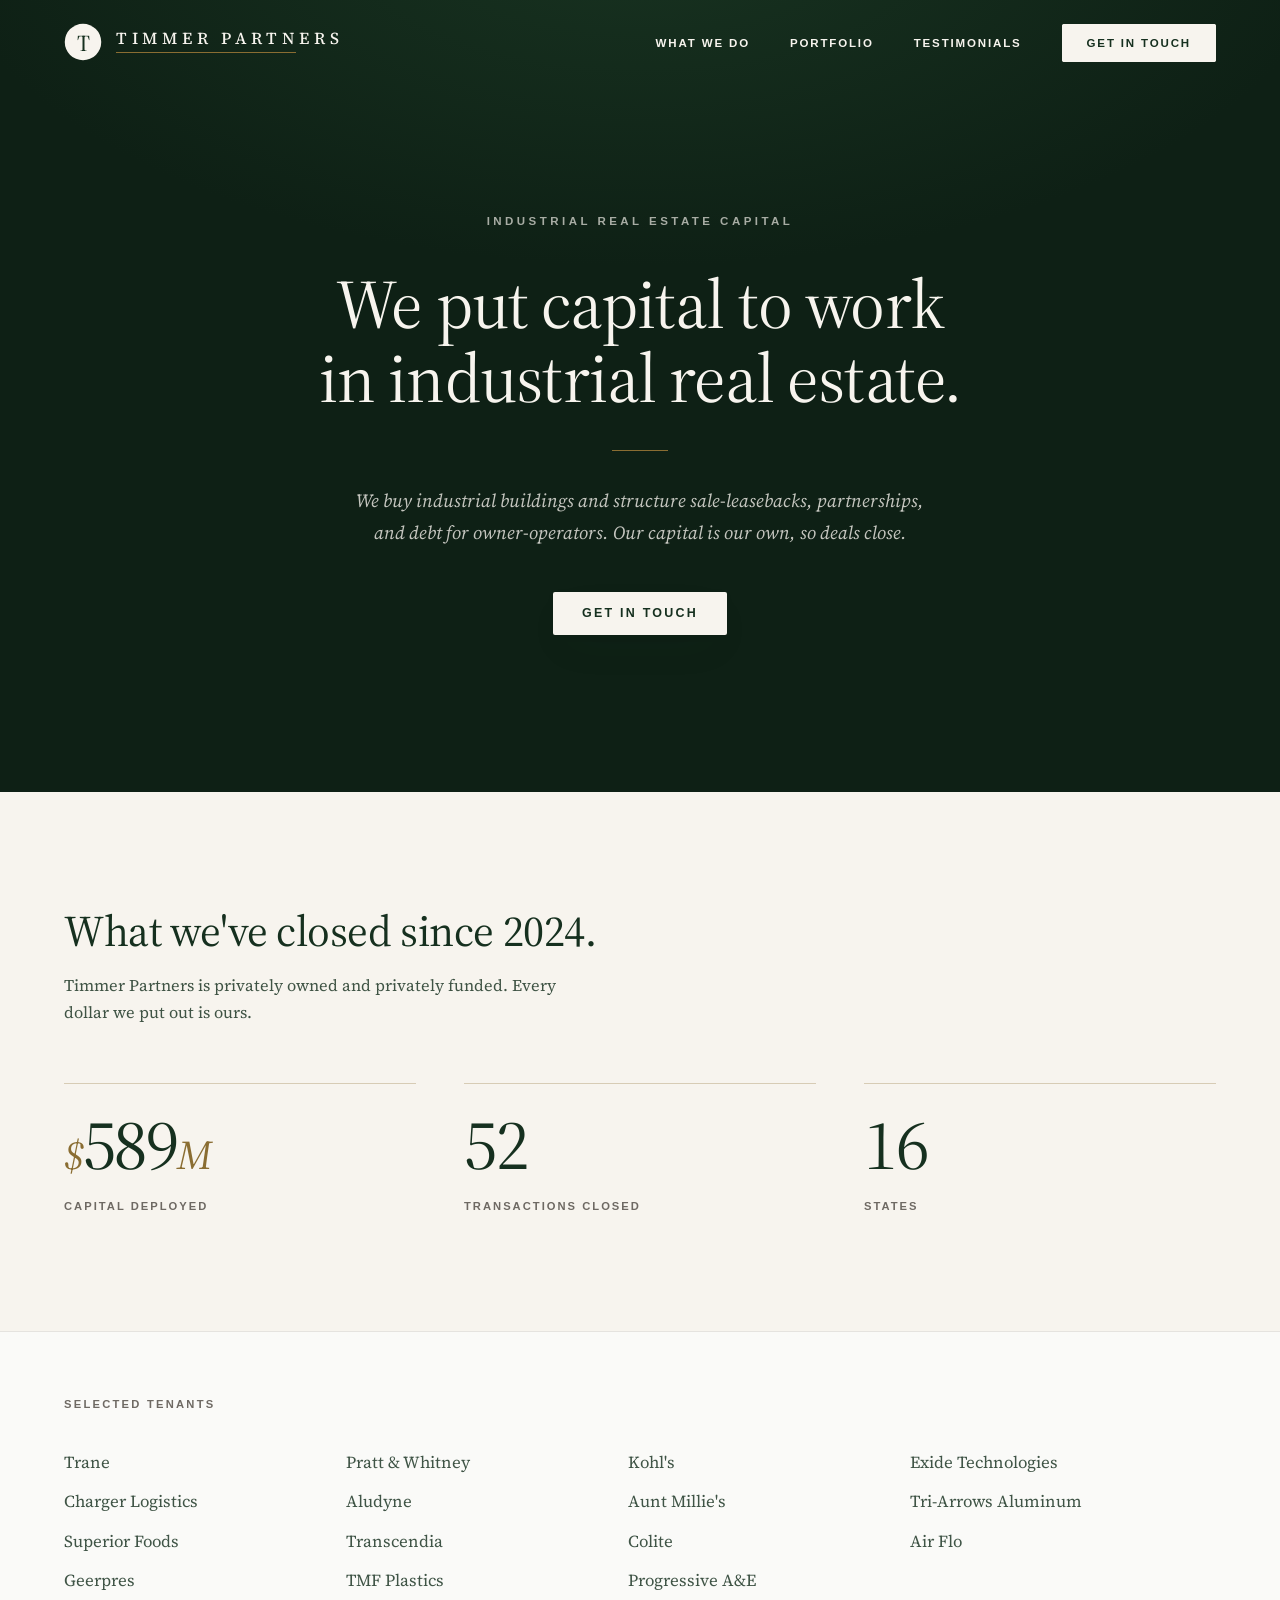
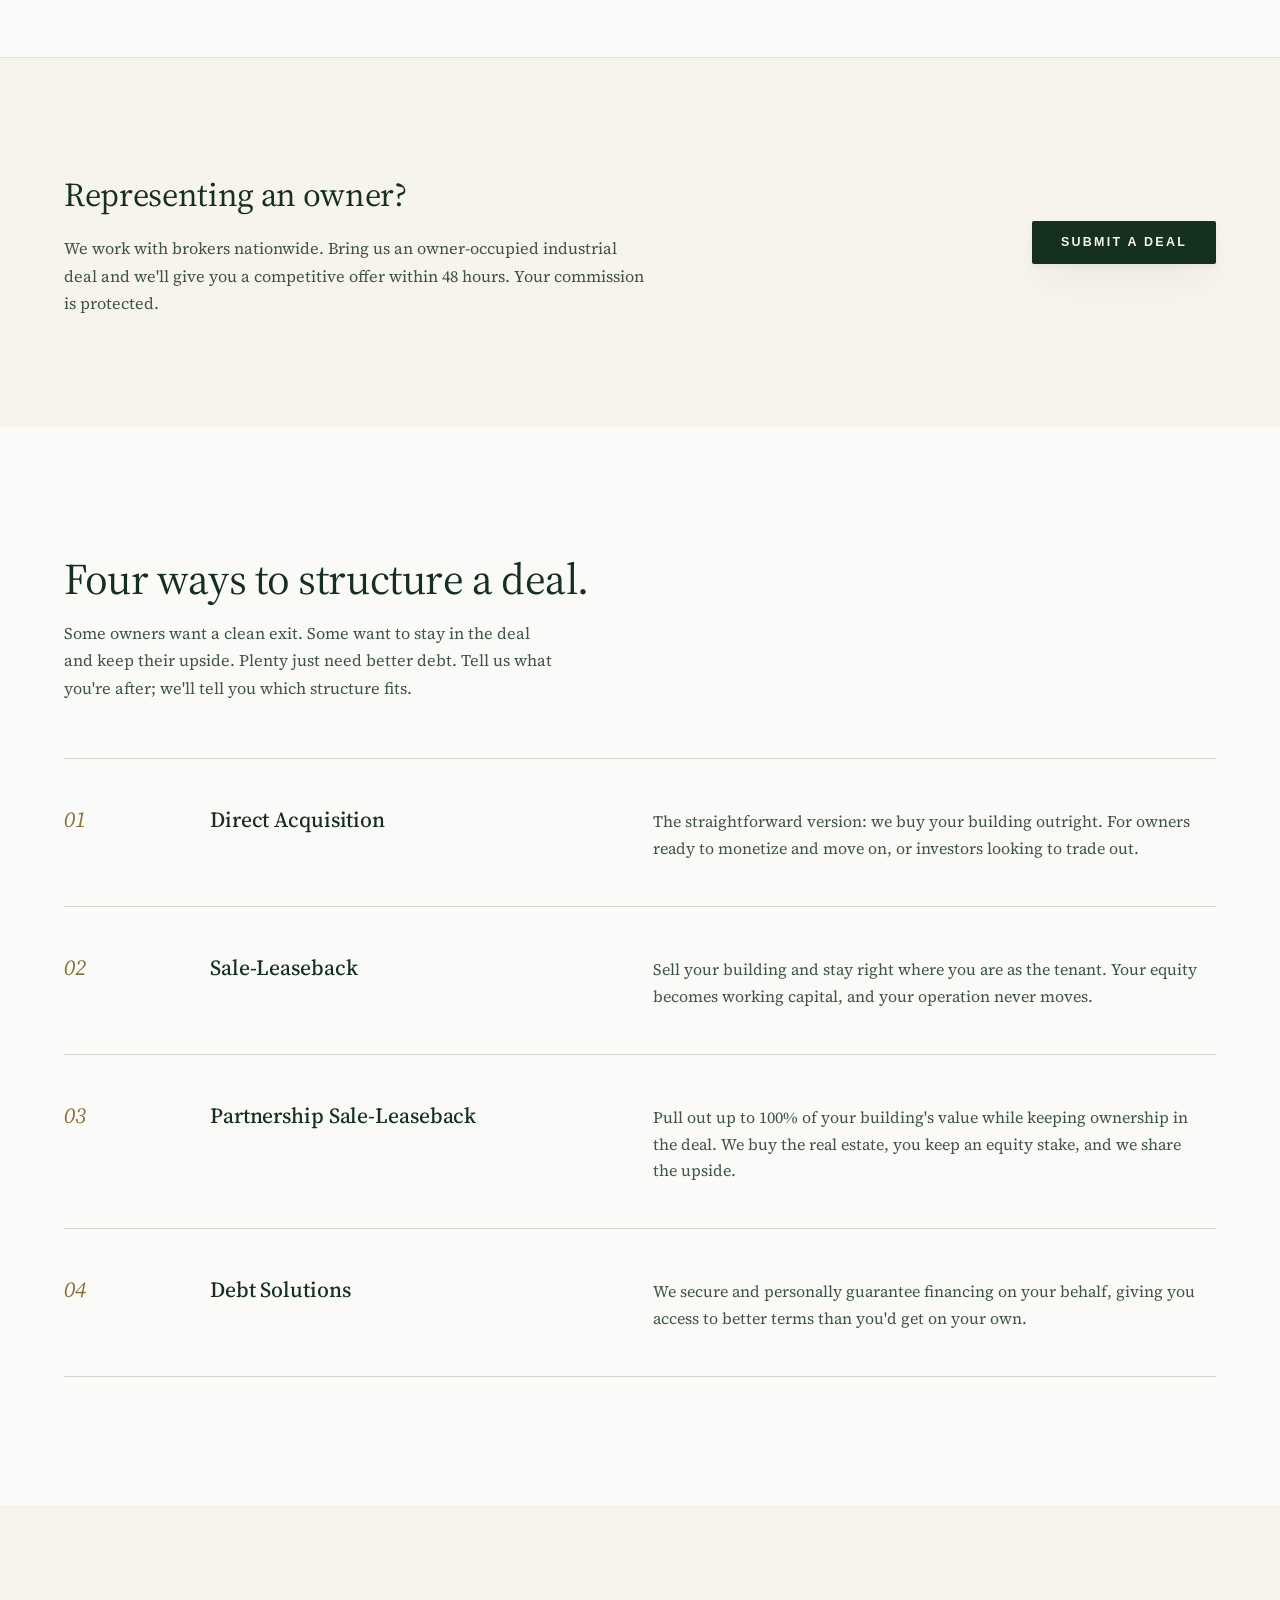
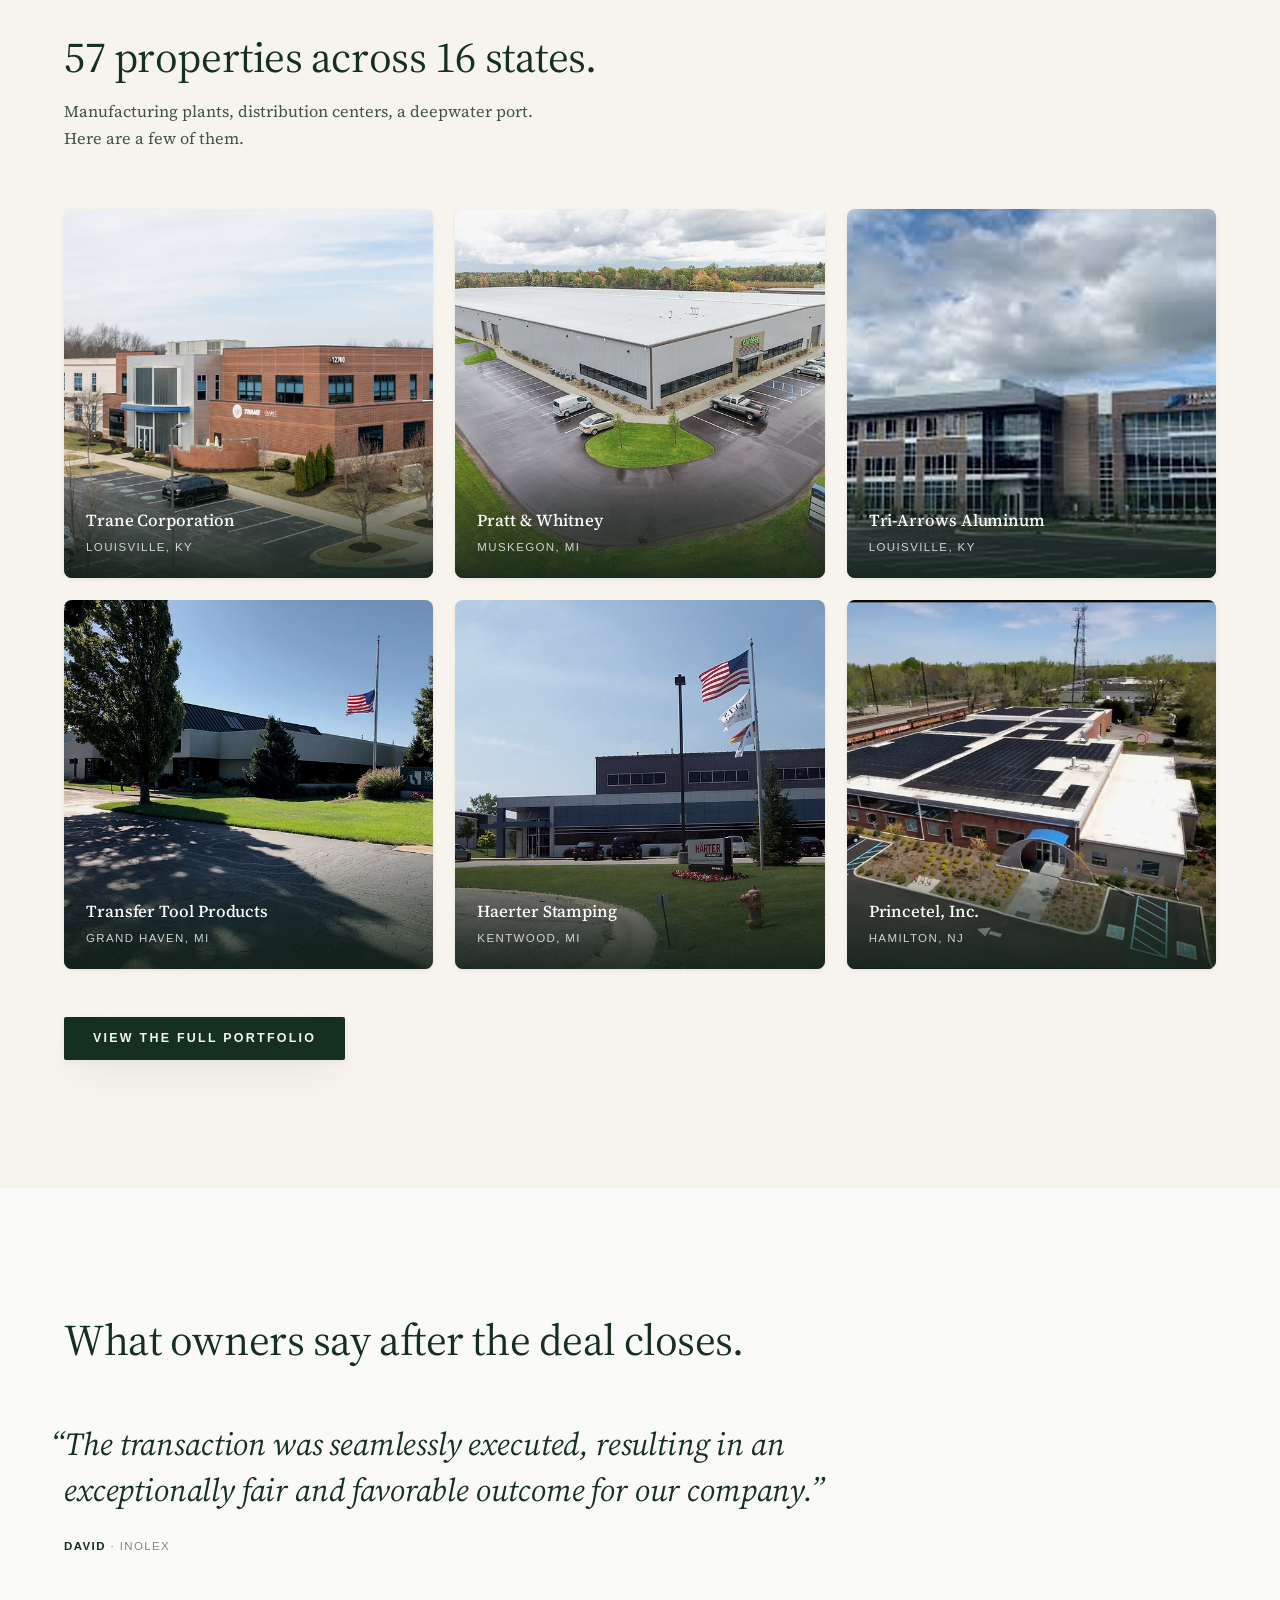
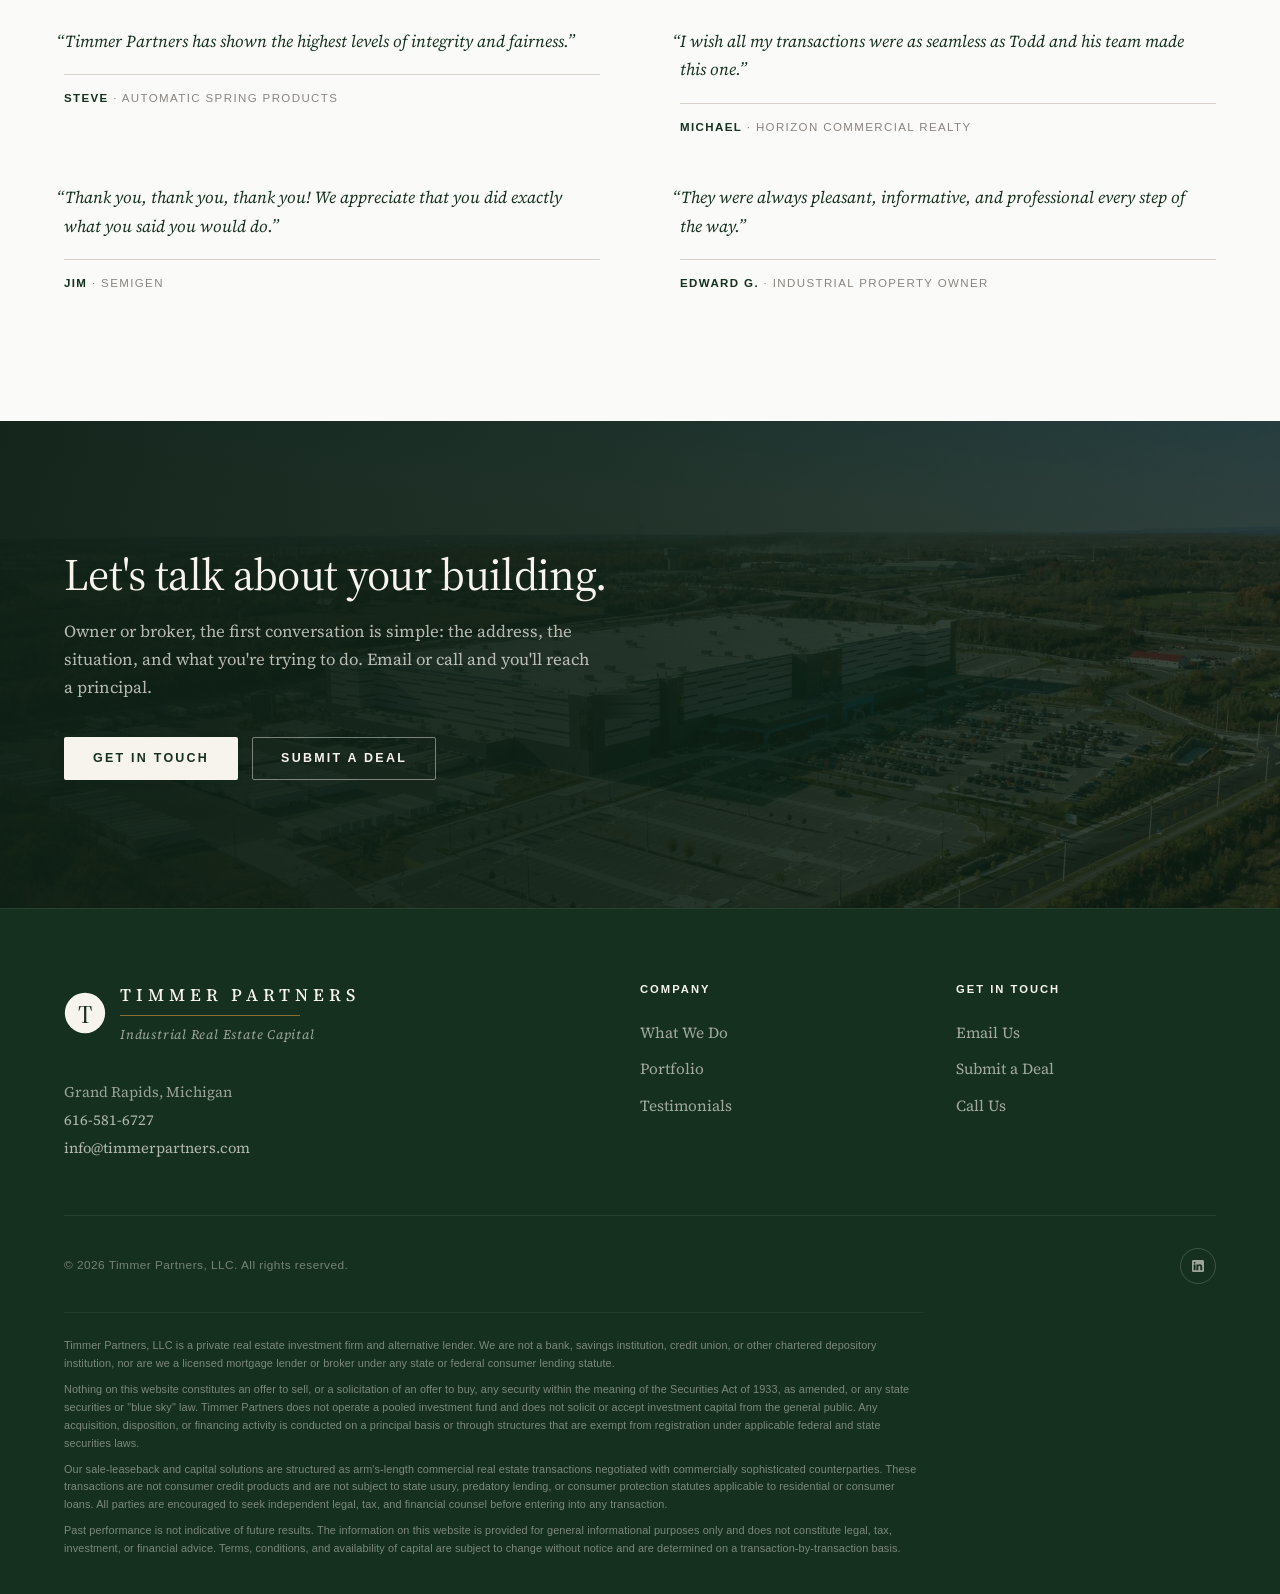
<file: index.html>
<!DOCTYPE html>
<html lang="en">
<head>
    <meta charset="UTF-8">
    <meta name="viewport" content="width=device-width, initial-scale=1.0">
    <title>Timmer Partners | Industrial Real Estate Capital</title>
    <meta name="description" content="Timmer Partners puts capital to work in industrial real estate: acquisitions, sale-leasebacks, partnerships, and debt. $589M deployed across 16 states since 2024.">
    <meta name="theme-color" content="#16301F">
    <link rel="canonical" href="https://timmerpartners.com/">

    <!-- Open Graph / Twitter -->
    <meta property="og:type" content="website">
    <meta property="og:url" content="https://timmerpartners.com/">
    <meta property="og:title" content="Timmer Partners | Industrial Real Estate Capital">
    <meta property="og:description" content="Acquisitions, partnerships, debt, and sale-leasebacks. $589M deployed across 52 transactions in 16 states.">
    <meta property="og:image" content="https://timmerpartners.com/og-image.jpg">
    <meta property="og:site_name" content="Timmer Partners">
    <meta name="twitter:card" content="summary_large_image">
    <meta name="twitter:title" content="Timmer Partners | Industrial Real Estate Capital">
    <meta name="twitter:description" content="Acquisitions, partnerships, debt, and sale-leasebacks. $589M deployed across 16 states.">
    <meta name="twitter:image" content="https://timmerpartners.com/og-image.jpg">

    <!-- Favicon -->
    <link rel="icon" type="image/svg+xml" href="brand/brand-favicon.svg">
    <link rel="apple-touch-icon" href="brand/apple-touch-icon.png">

    <!-- Fonts -->
    <link rel="preconnect" href="https://fonts.googleapis.com">
    <link rel="preconnect" href="https://fonts.gstatic.com" crossorigin>
    <link href="https://fonts.googleapis.com/css2?family=Source+Serif+4:ital,opsz,wght@0,8..60,300..700;1,8..60,300..700&display=swap" rel="stylesheet">

    <link rel="stylesheet" href="styles.css?v=9">

    <!-- Schema.org Organization -->
    <script type="application/ld+json">
    {
        "@context": "https://schema.org",
        "@type": "Organization",
        "name": "Timmer Partners",
        "url": "https://timmerpartners.com",
        "logo": "https://timmerpartners.com/brand/brand-primary.svg",
        "description": "Industrial real estate capital: acquisitions, sale-leasebacks, partnerships, and debt. $589M deployed across 16 states since 2024.",
        "address": {
            "@type": "PostalAddress",
            "addressLocality": "Grand Rapids",
            "addressRegion": "MI",
            "addressCountry": "US"
        },
        "telephone": "+1-616-581-6727",
        "email": "info@timmerpartners.com",
        "sameAs": ["https://www.linkedin.com/company/timmer-partners"]
    }
    </script>
</head>
<body>

    <!-- HEADER -->
    <header id="header" class="header-clear">
        <nav class="container">
            <a href="index.html" class="logo" aria-label="Timmer Partners home">
                <svg class="logo-mark" viewBox="0 0 100 100" xmlns="http://www.w3.org/2000/svg" aria-hidden="true">
                    <circle cx="50" cy="50" r="48" fill="#16301F"/>
                    <text x="50" y="53" font-family="'Source Serif 4', 'Source Serif Pro', Georgia, serif" font-size="60" font-weight="500" fill="#F7F4EE" text-anchor="middle" dominant-baseline="central">T</text>
                </svg>
                <span class="logo-text">
                    <span class="logo-wordmark">Timmer Partners</span>
                    <span class="logo-hairline"></span>
                </span>
            </a>
            <ul class="nav-links" id="navLinks">
                <li><a href="#solutions">What We Do</a></li>
                <li><a href="portfolio.html">Portfolio</a></li>
                <li><a href="#testimonials">Testimonials</a></li>
                <li><a href="#contact" class="nav-cta">Get in Touch</a></li>
            </ul>
            <button class="mobile-toggle" id="mobileToggle" aria-label="Toggle menu" aria-expanded="false">
                <span></span><span></span><span></span>
            </button>
        </nav>
    </header>

    <!-- HERO -->
    <section class="hero">
        <div class="container">
            <div class="hero-content">
                <span class="hero-label">Industrial Real Estate Capital</span>
                <h1>We put capital to work in industrial real estate.</h1>
                <div class="hero-rule"></div>
                <p>We buy industrial buildings and structure sale-leasebacks, partnerships, and debt for owner-operators. Our capital is our own, so deals close.</p>
                <div class="hero-buttons">
                    <a href="#contact" class="btn btn-white">Get in Touch</a>
                </div>
            </div>
        </div>
    </section>

    <!-- STATS BAR -->
    <section class="stats-bar">
        <div class="container">
            <div class="section-head">
                <h2 class="section-heading">What we've closed since 2024.</h2>
                <p class="section-lede">Timmer Partners is privately owned and privately funded. Every dollar we put out is ours.</p>
            </div>
            <div class="stats-grid">
                <div class="stat-item">
                    <div class="stat-number"><span class="stat-prefix">$</span>589<span class="stat-suffix">M</span></div>
                    <div class="stat-label">Capital Deployed</div>
                </div>
                <div class="stat-item">
                    <div class="stat-number">52</div>
                    <div class="stat-label">Transactions Closed</div>
                </div>
                <div class="stat-item">
                    <div class="stat-number">16</div>
                    <div class="stat-label">States</div>
                </div>
            </div>
        </div>
    </section>

    <!-- TENANT STRIP -->
    <section class="tenant-strip" aria-label="Selected tenants">
        <div class="container">
            <div class="tenant-strip-label">Selected Tenants</div>
            <div class="tenant-row">
                <a href="portfolio.html?tenant=trane">Trane</a>
                <a href="portfolio.html?tenant=pratt-whitney">Pratt &amp; Whitney</a>
                <a href="portfolio.html?tenant=kohls">Kohl's</a>
                <span>Exide Technologies</span>
                <a href="portfolio.html?tenant=charger-logistics">Charger Logistics</a>
                <a href="portfolio.html?tenant=aludyne">Aludyne</a>
                <a href="portfolio.html?tenant=aunt-millies">Aunt Millie's</a>
                <a href="portfolio.html?tenant=tri-arrows-aluminum">Tri-Arrows Aluminum</a>
                <a href="portfolio.html?tenant=superior-foods">Superior Foods</a>
                <a href="portfolio.html?tenant=transcendia">Transcendia</a>
                <a href="portfolio.html?tenant=colite">Colite</a>
                <a href="portfolio.html?tenant=air-flo">Air Flo</a>
                <a href="portfolio.html?tenant=geerpres">Geerpres</a>
                <a href="portfolio.html?tenant=tmf-plastics">TMF Plastics</a>
                <a href="portfolio.html?tenant=progressive-ae">Progressive A&amp;E</a>
            </div>
        </div>
    </section>

    <!-- BROKER CALLOUT -->
    <section class="broker-callout">
        <div class="container">
            <div class="broker-inner">
                <div>
                    <h2>Representing an owner?</h2>
                    <p>We work with brokers nationwide. Bring us an owner-occupied industrial deal and we'll give you a competitive offer within 48 hours. Your commission is protected.</p>
                </div>
                <a href="#contact" class="btn btn-primary">Submit a Deal</a>
            </div>
        </div>
    </section>

    <!-- CAPITAL SOLUTIONS -->
    <section class="solutions" id="solutions">
        <div class="container">
            <div class="section-head">
                <h2 class="section-heading">Four ways to structure a deal.</h2>
                <p class="section-lede">Some owners want a clean exit. Some want to stay in the deal and keep their upside. Plenty just need better debt. Tell us what you're after; we'll tell you which structure fits.</p>
            </div>
            <div class="solutions-list">
                <div class="solution-row">
                    <span class="solution-num">01</span>
                    <h3>Direct Acquisition</h3>
                    <p>The straightforward version: we buy your building outright. For owners ready to monetize and move on, or investors looking to trade out.</p>
                </div>
                <div class="solution-row">
                    <span class="solution-num">02</span>
                    <h3>Sale-Leaseback</h3>
                    <p>Sell your building and stay right where you are as the tenant. Your equity becomes working capital, and your operation never moves.</p>
                </div>
                <div class="solution-row">
                    <span class="solution-num">03</span>
                    <h3>Partnership Sale-Leaseback</h3>
                    <p>Pull out up to 100% of your building's value while keeping ownership in the deal. We buy the real estate, you keep an equity stake, and we share the upside.</p>
                </div>
                <div class="solution-row">
                    <span class="solution-num">04</span>
                    <h3>Debt Solutions</h3>
                    <p>We secure and personally guarantee financing on your behalf, giving you access to better terms than you'd get on your own.</p>
                </div>
            </div>
        </div>
    </section>

    <!-- PORTFOLIO PREVIEW -->
    <section class="portfolio" id="portfolio">
        <div class="container">
            <div class="section-head">
                <h2 class="section-heading">57 properties across 16 states.</h2>
                <p class="section-lede">Manufacturing plants, distribution centers, a deepwater port. Here are a few of them.</p>
            </div>
            <div class="portfolio-grid">
                <div class="portfolio-card">
                    <img src="photos/trane.jpg" alt="Trane Corporation - Louisville, KY" loading="lazy">
                    <div class="portfolio-card-overlay">
                        <div class="portfolio-card-tenant">Trane Corporation</div>
                        <div class="portfolio-card-location">Louisville, KY</div>
                    </div>
                </div>
                <div class="portfolio-card">
                    <img src="photos/pratt-whitney.jpg" alt="Pratt & Whitney - Muskegon, MI" loading="lazy">
                    <div class="portfolio-card-overlay">
                        <div class="portfolio-card-tenant">Pratt &amp; Whitney</div>
                        <div class="portfolio-card-location">Muskegon, MI</div>
                    </div>
                </div>
                <div class="portfolio-card">
                    <img src="photos/tri-arrows-aluminum.jpg" alt="Tri-Arrows Aluminum - Louisville, KY" loading="lazy">
                    <div class="portfolio-card-overlay">
                        <div class="portfolio-card-tenant">Tri-Arrows Aluminum</div>
                        <div class="portfolio-card-location">Louisville, KY</div>
                    </div>
                </div>
                <div class="portfolio-card">
                    <img src="photos/transfer-tool.jpg" alt="Transfer Tool Products - Grand Haven, MI" loading="lazy">
                    <div class="portfolio-card-overlay">
                        <div class="portfolio-card-tenant">Transfer Tool Products</div>
                        <div class="portfolio-card-location">Grand Haven, MI</div>
                    </div>
                </div>
                <div class="portfolio-card">
                    <img src="photos/haerter.jpg" alt="Haerter Stamping - Kentwood, MI" loading="lazy">
                    <div class="portfolio-card-overlay">
                        <div class="portfolio-card-tenant">Haerter Stamping</div>
                        <div class="portfolio-card-location">Kentwood, MI</div>
                    </div>
                </div>
                <div class="portfolio-card">
                    <img src="photos/princetel.jpg" alt="Princetel - Hamilton, NJ" loading="lazy">
                    <div class="portfolio-card-overlay">
                        <div class="portfolio-card-tenant">Princetel, Inc.</div>
                        <div class="portfolio-card-location">Hamilton, NJ</div>
                    </div>
                </div>
            </div>
            <div class="portfolio-cta">
                <a href="portfolio.html" class="btn btn-dark">View the Full Portfolio</a>
            </div>
        </div>
    </section>

    <!-- TESTIMONIALS -->
    <section class="testimonials" id="testimonials">
        <div class="container">
            <div class="section-head">
                <h2 class="section-heading">What owners say after the deal closes.</h2>
            </div>
            <figure class="quote-feature">
                <blockquote>&ldquo;The transaction was seamlessly executed, resulting in an exceptionally fair and favorable outcome for our company.&rdquo;</blockquote>
                <figcaption><span class="quote-name">David</span> &middot; Inolex</figcaption>
            </figure>
            <div class="quote-grid">
                <figure class="quote">
                    <blockquote>&ldquo;Timmer Partners has shown the highest levels of integrity and fairness.&rdquo;</blockquote>
                    <figcaption><span class="quote-name">Steve</span> &middot; Automatic Spring Products</figcaption>
                </figure>
                <figure class="quote">
                    <blockquote>&ldquo;I wish all my transactions were as seamless as Todd and his team made this one.&rdquo;</blockquote>
                    <figcaption><span class="quote-name">Michael</span> &middot; Horizon Commercial Realty</figcaption>
                </figure>
                <figure class="quote">
                    <blockquote>&ldquo;Thank you, thank you, thank you! We appreciate that you did exactly what you said you would do.&rdquo;</blockquote>
                    <figcaption><span class="quote-name">Jim</span> &middot; Semigen</figcaption>
                </figure>
                <figure class="quote">
                    <blockquote>&ldquo;They were always pleasant, informative, and professional every step of the way.&rdquo;</blockquote>
                    <figcaption><span class="quote-name">Edward G.</span> &middot; Industrial Property Owner</figcaption>
                </figure>
            </div>
        </div>
    </section>

    <!-- FOOTER CTA -->
    <section class="footer-cta" id="contact">
        <div class="footer-cta-media" aria-hidden="true">
            <img src="hero-industrial.jpg" alt="" loading="lazy" width="1920" height="1279">
        </div>
        <div class="container">
            <div class="footer-cta-inner">
                <div>
                    <h2>Let's talk about your building.</h2>
                    <p>Owner or broker, the first conversation is simple: the address, the situation, and what you're trying to do. Email or call and you'll reach a principal.</p>
                </div>
                <div class="footer-cta-buttons">
                    <a href="mailto:info@timmerpartners.com" class="btn btn-white">Get in Touch</a>
                    <a href="mailto:info@timmerpartners.com?subject=Deal%20Submission" class="btn btn-outline-white">Submit a Deal</a>
                </div>
            </div>
        </div>
    </section>

    <!-- FOOTER -->
    <footer>
        <div class="container">
            <div class="footer-grid">
                <div class="footer-left">
                    <div class="footer-logo" aria-label="Timmer Partners">
                        <svg class="footer-logo-mark" viewBox="0 0 100 100" xmlns="http://www.w3.org/2000/svg" aria-hidden="true">
                            <circle cx="50" cy="50" r="48" fill="#F7F4EE"/>
                            <text x="50" y="53" font-family="'Source Serif 4', 'Source Serif Pro', Georgia, serif" font-size="60" font-weight="500" fill="#16301F" text-anchor="middle" dominant-baseline="central">T</text>
                        </svg>
                        <div class="footer-logo-text">
                            <span class="footer-logo-wordmark">Timmer Partners</span>
                            <span class="footer-logo-hairline"></span>
                            <span class="footer-logo-tagline">Industrial Real Estate Capital</span>
                        </div>
                    </div>
                    <p>
                        Grand Rapids, Michigan<br>
                        <a href="tel:6165816727">616-581-6727</a><br>
                        <a href="mailto:info@timmerpartners.com">info@timmerpartners.com</a>
                    </p>
                </div>
                <div class="footer-col">
                    <h4>Company</h4>
                    <ul class="footer-links">
                        <li><a href="#solutions">What We Do</a></li>
                        <li><a href="portfolio.html">Portfolio</a></li>
                        <li><a href="#testimonials">Testimonials</a></li>
                    </ul>
                </div>
                <div class="footer-col">
                    <h4>Get in Touch</h4>
                    <ul class="footer-links">
                        <li><a href="mailto:info@timmerpartners.com">Email Us</a></li>
                        <li><a href="mailto:info@timmerpartners.com?subject=Deal%20Submission">Submit a Deal</a></li>
                        <li><a href="tel:6165816727">Call Us</a></li>
                    </ul>
                </div>
            </div>
            <div class="footer-bottom">
                <div>&copy; 2026 Timmer Partners, LLC. All rights reserved.</div>
                <div class="footer-social">
                    <a href="https://www.linkedin.com/company/timmer-partners" target="_blank" rel="noopener" aria-label="LinkedIn">
                        <svg viewBox="0 0 24 24" fill="currentColor" aria-hidden="true"><path d="M19 3a2 2 0 0 1 2 2v14a2 2 0 0 1-2 2H5a2 2 0 0 1-2-2V5a2 2 0 0 1 2-2h14zM8.339 18.337V9.725h-2.86v8.612h2.86zM6.91 8.546c.916 0 1.488-.607 1.488-1.366-.018-.776-.572-1.366-1.471-1.366-.898 0-1.487.59-1.487 1.366 0 .76.572 1.366 1.453 1.366h.017zm11.428 9.79V13.4c0-2.642-1.41-3.872-3.291-3.872-1.518 0-2.198.835-2.578 1.421v-1.221h-2.86c.038.807 0 8.612 0 8.612h2.86v-4.81c0-.257.018-.514.094-.698.207-.514.677-1.045 1.467-1.045 1.034 0 1.448.788 1.448 1.945v4.608h2.86z"/></svg>
                    </a>
                </div>
            </div>
            <div class="footer-disclosures">
                <p>Timmer Partners, LLC is a private real estate investment firm and alternative lender. We are not a bank, savings institution, credit union, or other chartered depository institution, nor are we a licensed mortgage lender or broker under any state or federal consumer lending statute.</p>
                <p>Nothing on this website constitutes an offer to sell, or a solicitation of an offer to buy, any security within the meaning of the Securities Act of 1933, as amended, or any state securities or "blue sky" law. Timmer Partners does not operate a pooled investment fund and does not solicit or accept investment capital from the general public. Any acquisition, disposition, or financing activity is conducted on a principal basis or through structures that are exempt from registration under applicable federal and state securities laws.</p>
                <p>Our sale-leaseback and capital solutions are structured as arm's-length commercial real estate transactions negotiated with commercially sophisticated counterparties. These transactions are not consumer credit products and are not subject to state usury, predatory lending, or consumer protection statutes applicable to residential or consumer loans. All parties are encouraged to seek independent legal, tax, and financial counsel before entering into any transaction.</p>
                <p>Past performance is not indicative of future results. The information on this website is provided for general informational purposes only and does not constitute legal, tax, investment, or financial advice. Terms, conditions, and availability of capital are subject to change without notice and are determined on a transaction-by-transaction basis.</p>
            </div>
        </div>
    </footer>

    <script>
        // Header scroll effect (IntersectionObserver, no scroll listener)
        const header = document.getElementById('header');
        const sentinel = document.createElement('div');
        sentinel.style.cssText = 'position:absolute;top:0;left:0;height:60px;width:1px;pointer-events:none;';
        document.body.prepend(sentinel);
        new IntersectionObserver(([e]) => {
            header.classList.toggle('scrolled', !e.isIntersecting);
        }).observe(sentinel);

        // Mobile menu toggle
        const mobileToggle = document.getElementById('mobileToggle');
        const navLinks = document.getElementById('navLinks');
        mobileToggle.addEventListener('click', () => {
            const isOpen = navLinks.classList.toggle('active');
            mobileToggle.setAttribute('aria-expanded', String(isOpen));
        });
        document.querySelectorAll('.nav-links a').forEach(link => {
            link.addEventListener('click', () => {
                navLinks.classList.remove('active');
                mobileToggle.setAttribute('aria-expanded', 'false');
            });
        });

    </script>

</body>
</html>
</file>
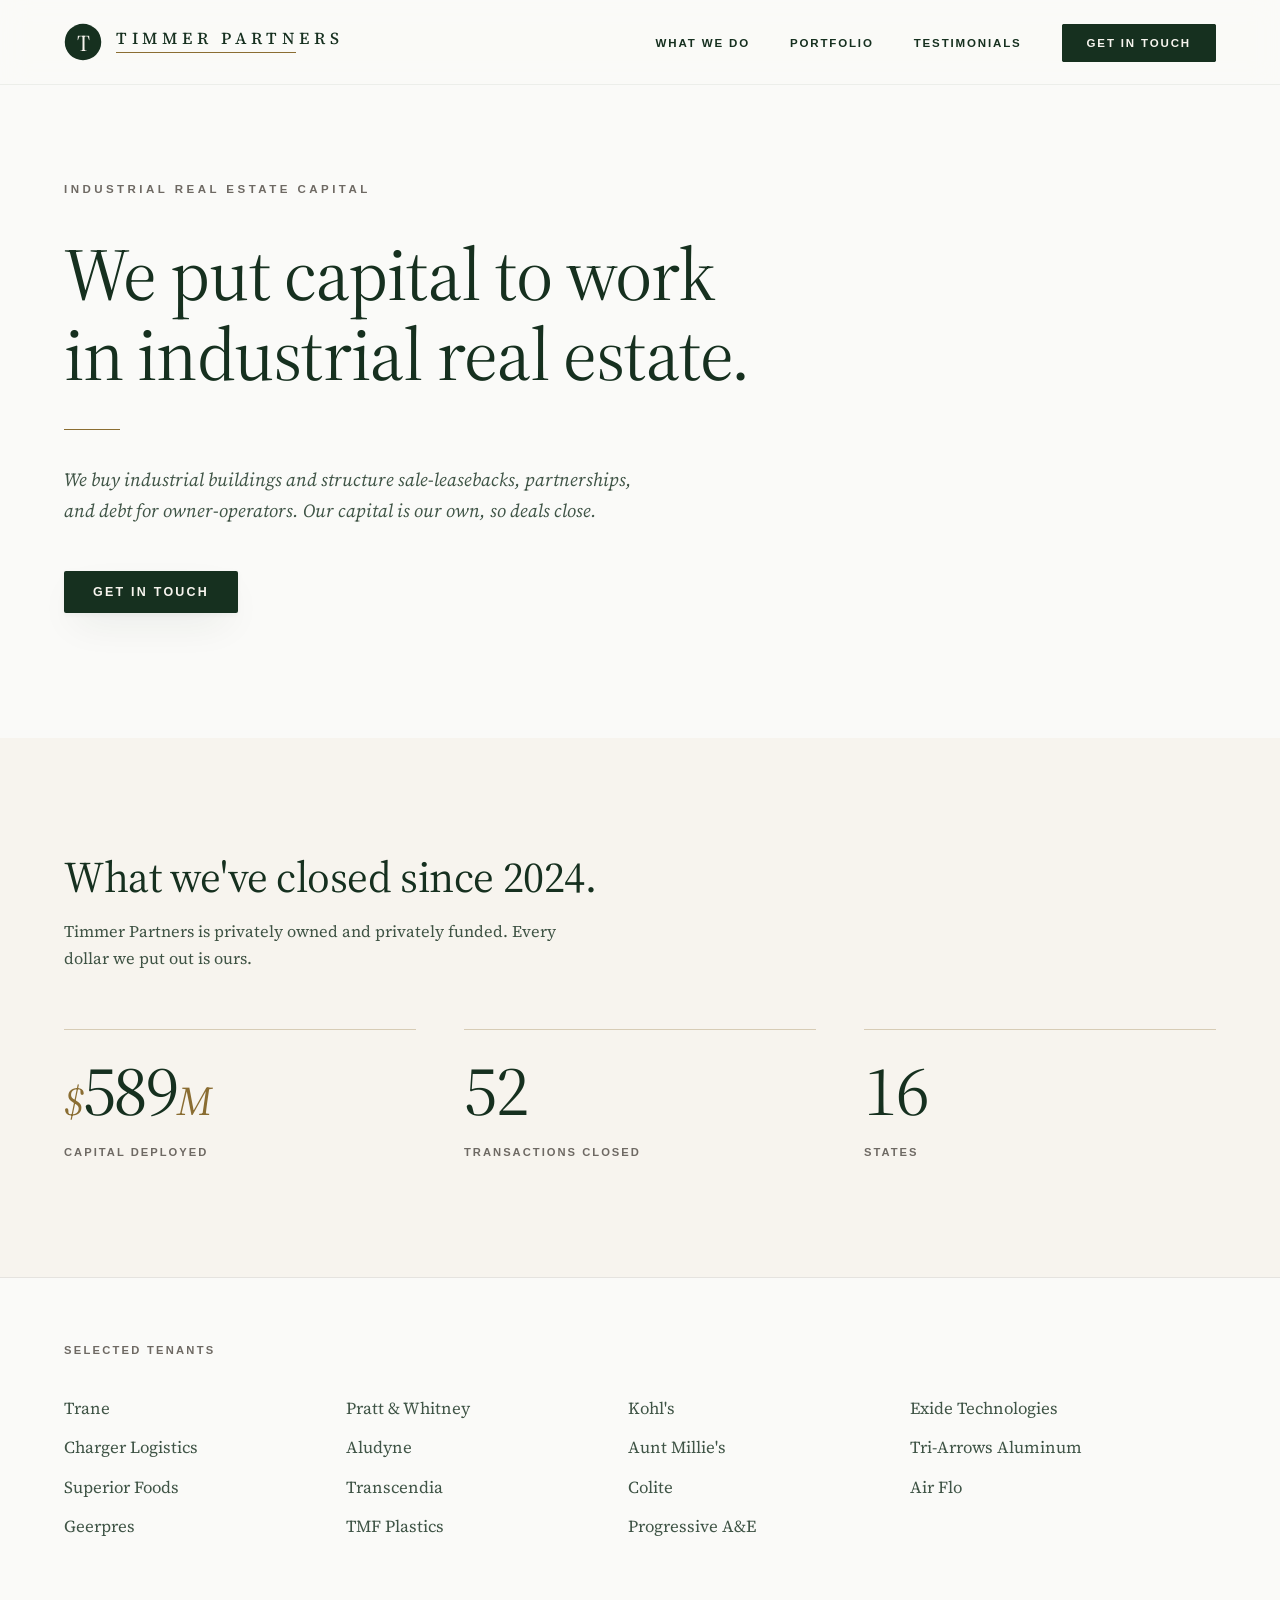
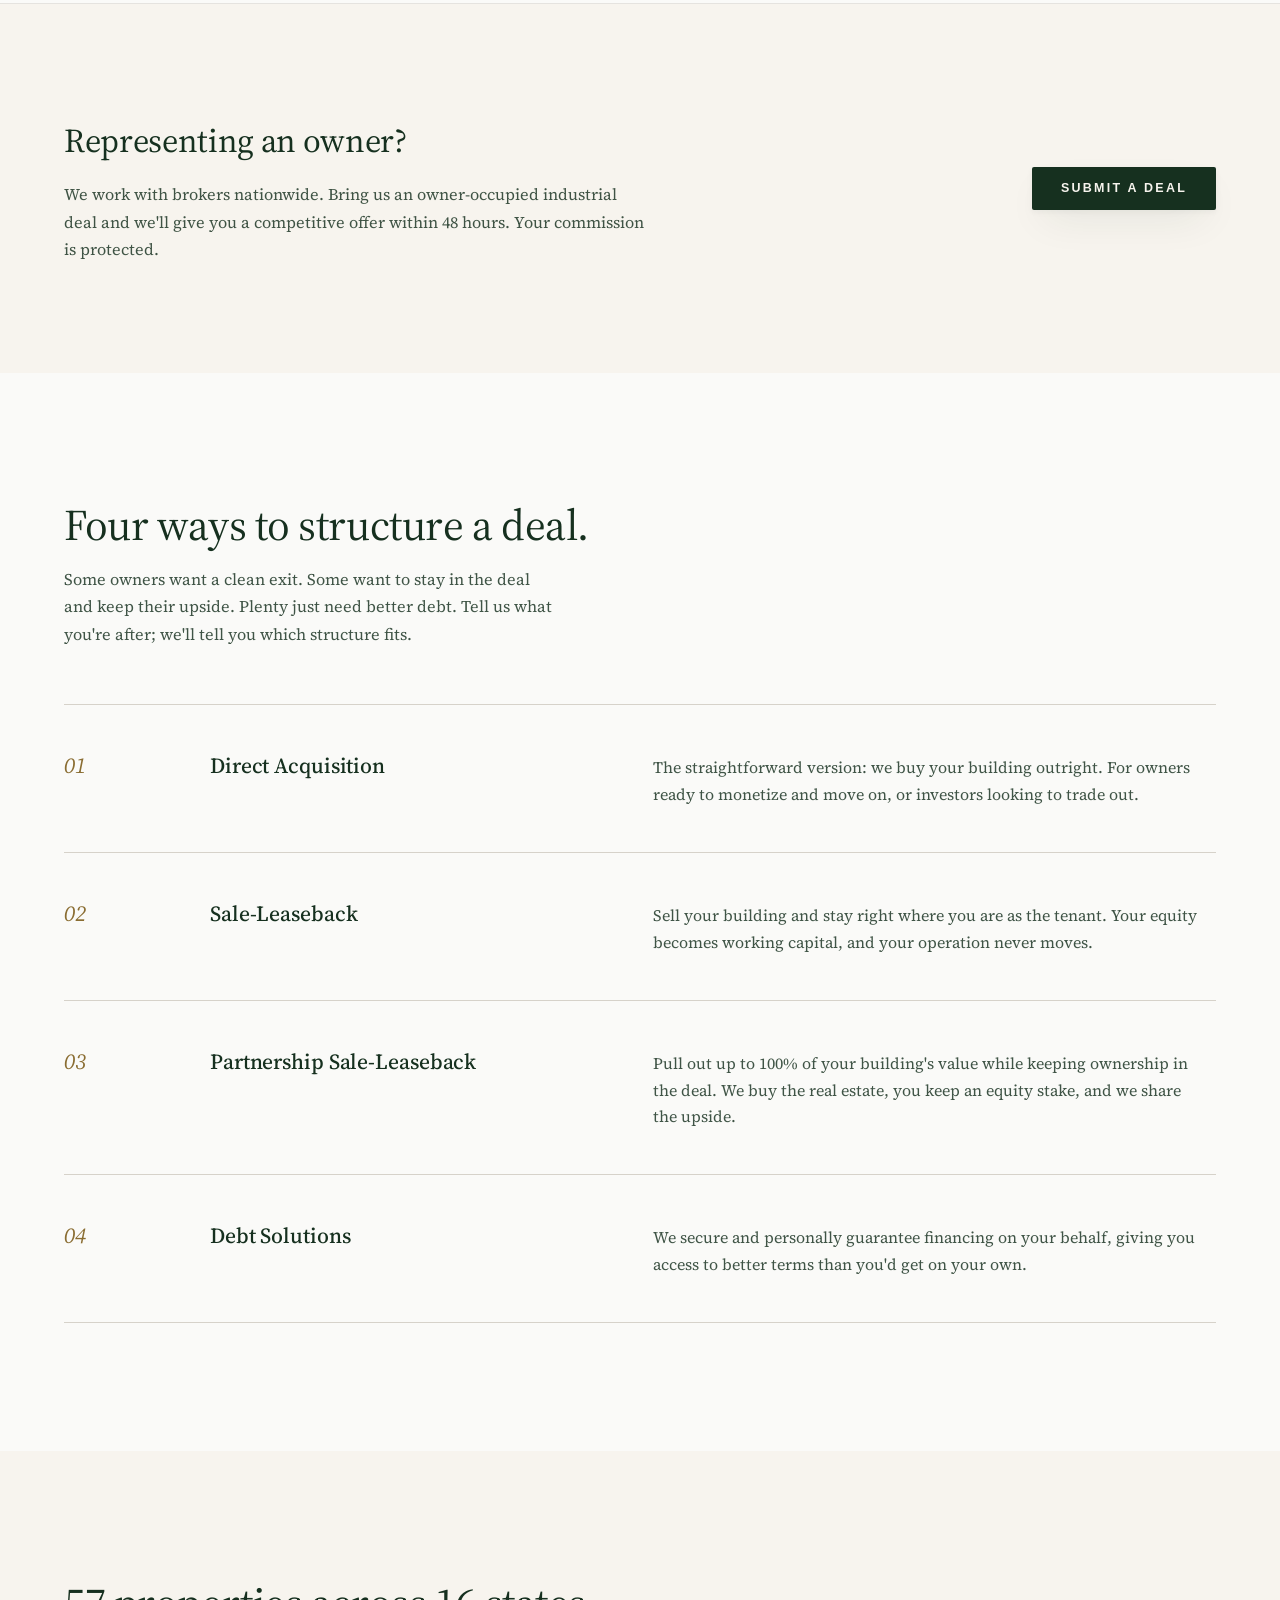
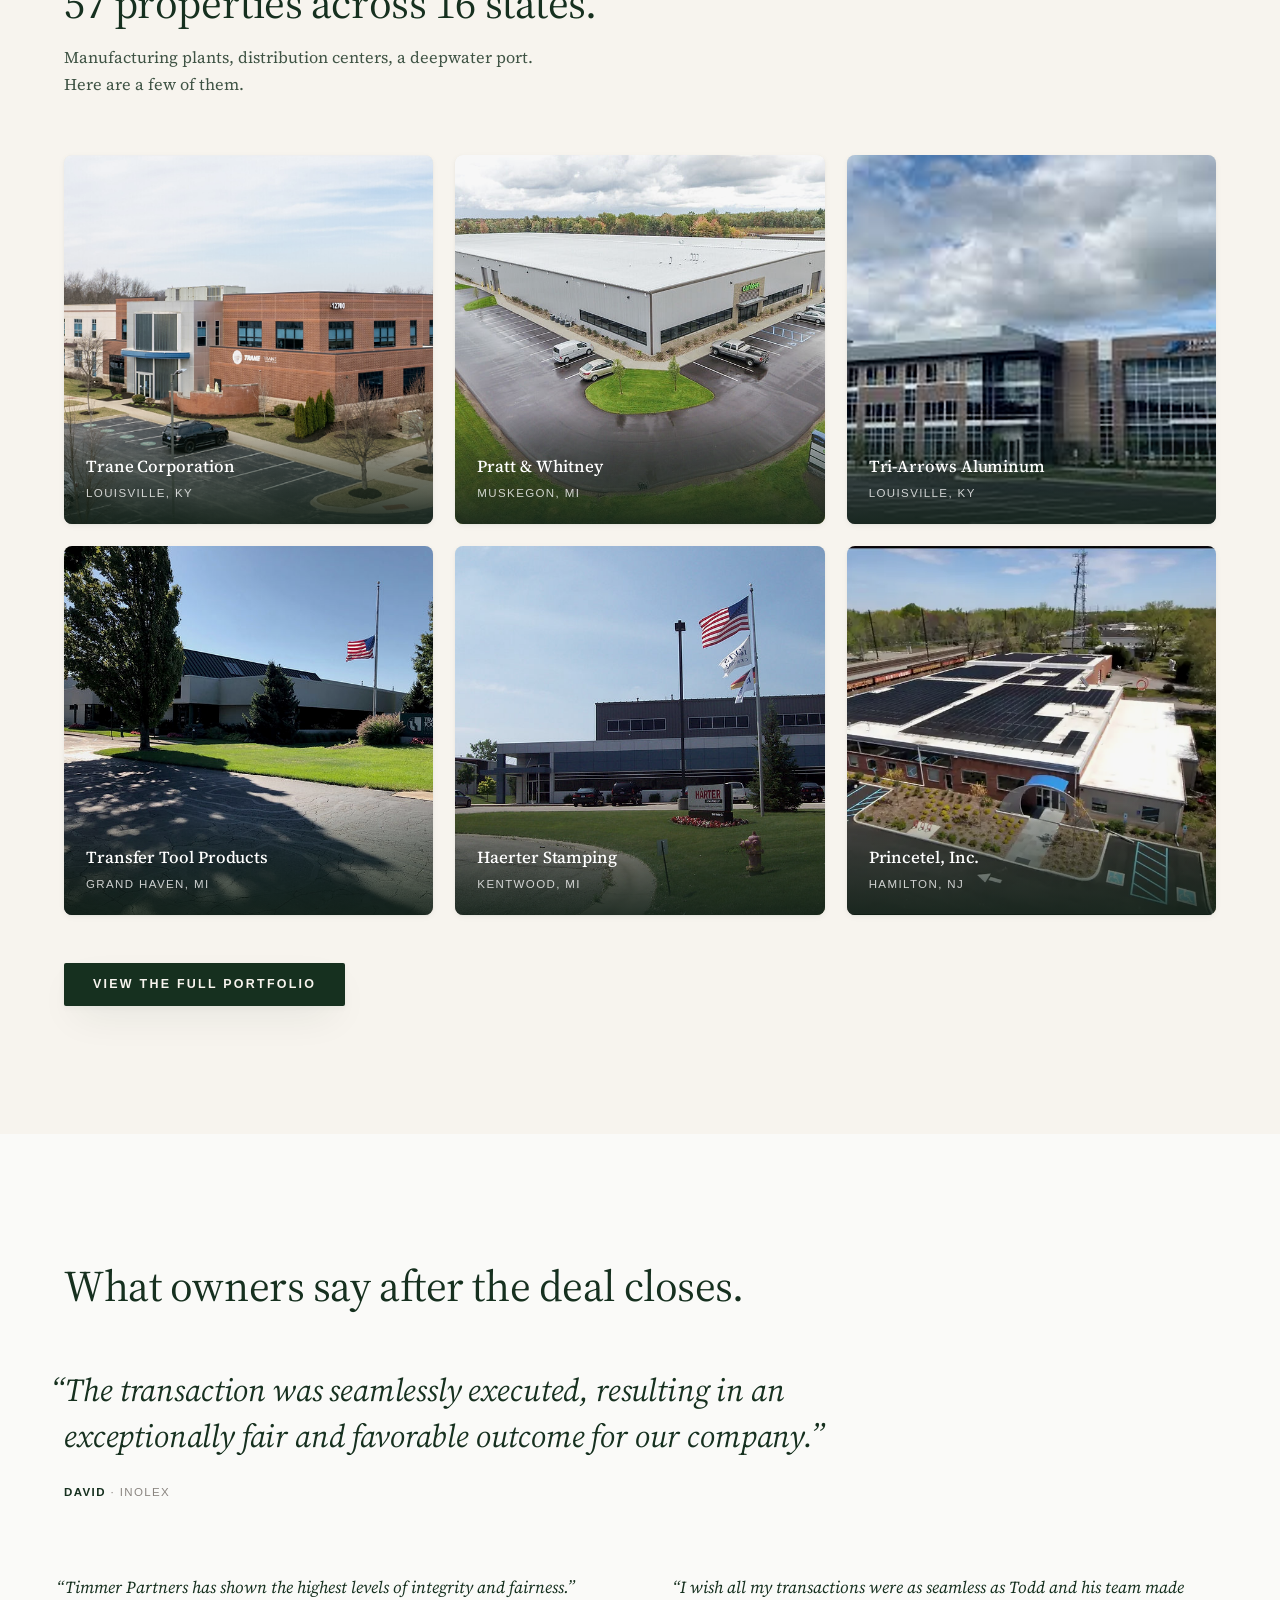
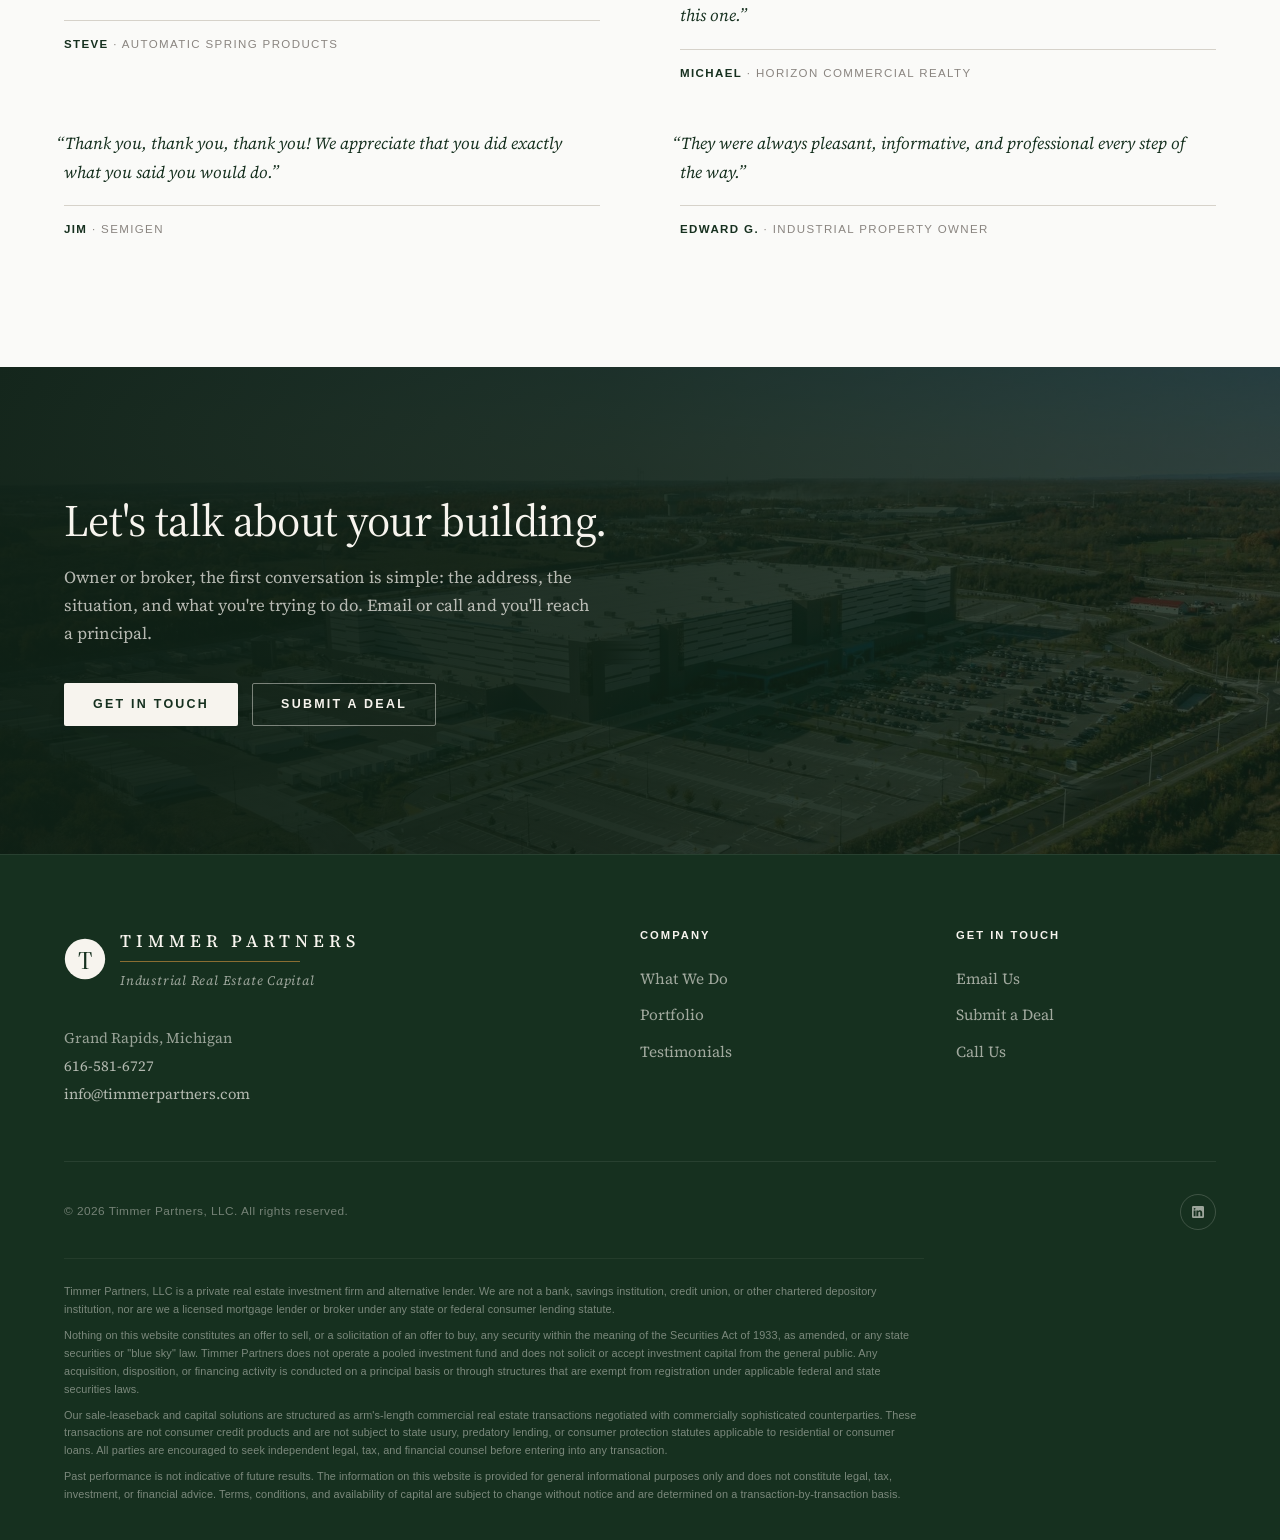
<file: option-a.html>
<!DOCTYPE html>
<html lang="en">
<head>
    <meta charset="UTF-8">
    <meta name="viewport" content="width=device-width, initial-scale=1.0">
    <title>Option A: Letterhead | Timmer Partners</title>
    <meta name="robots" content="noindex">
    <meta name="description" content="Timmer Partners puts capital to work in industrial real estate: acquisitions, sale-leasebacks, partnerships, and debt. $589M deployed across 16 states since 2024.">
    <meta name="theme-color" content="#16301F">

    <!-- Open Graph / Twitter -->
    <meta property="og:type" content="website">
    <meta property="og:url" content="https://timmerpartners.com/">
    <meta property="og:title" content="Timmer Partners | Industrial Real Estate Capital">
    <meta property="og:description" content="Acquisitions, partnerships, debt, and sale-leasebacks. $589M deployed across 52 transactions in 16 states.">
    <meta property="og:image" content="https://timmerpartners.com/og-image.jpg">
    <meta property="og:site_name" content="Timmer Partners">
    <meta name="twitter:card" content="summary_large_image">
    <meta name="twitter:title" content="Timmer Partners | Industrial Real Estate Capital">
    <meta name="twitter:description" content="Acquisitions, partnerships, debt, and sale-leasebacks. $589M deployed across 16 states.">
    <meta name="twitter:image" content="https://timmerpartners.com/og-image.jpg">

    <!-- Favicon -->
    <link rel="icon" type="image/svg+xml" href="brand/brand-favicon.svg">
    <link rel="apple-touch-icon" href="brand/apple-touch-icon.png">

    <!-- Fonts -->
    <link rel="preconnect" href="https://fonts.googleapis.com">
    <link rel="preconnect" href="https://fonts.gstatic.com" crossorigin>
    <link href="https://fonts.googleapis.com/css2?family=Source+Serif+4:ital,opsz,wght@0,8..60,300..700;1,8..60,300..700&display=swap" rel="stylesheet">

    <link rel="stylesheet" href="styles.css?v=9">

    <!-- Schema.org Organization -->
    <script type="application/ld+json">
    {
        "@context": "https://schema.org",
        "@type": "Organization",
        "name": "Timmer Partners",
        "url": "https://timmerpartners.com",
        "logo": "https://timmerpartners.com/brand/brand-primary.svg",
        "description": "Industrial real estate capital: acquisitions, sale-leasebacks, partnerships, and debt. $589M deployed across 16 states since 2024.",
        "address": {
            "@type": "PostalAddress",
            "addressLocality": "Grand Rapids",
            "addressRegion": "MI",
            "addressCountry": "US"
        },
        "telephone": "+1-616-581-6727",
        "email": "info@timmerpartners.com",
        "sameAs": ["https://www.linkedin.com/company/timmer-partners"]
    }
    </script>
    <style>
        .hero {
            background: var(--paper);
            color: var(--forest);
            text-align: left;
            align-items: center;
            min-height: clamp(520px, 82svh, 780px);
        }
        .hero-content { margin: 0; max-width: 900px; }
        .hero-label { color: var(--warm-gray-2); }
        .hero h1 { color: var(--forest); font-size: clamp(3rem, 5.8vw, 5rem); }
        .hero-rule { margin: 0 0 34px; }
        .hero p { color: var(--text-2); margin: 0 0 44px; }
        .hero-buttons { justify-content: flex-start; }
    </style>
</head>
<body>

    <!-- HEADER -->
    <header id="header">
        <nav class="container">
            <a href="index.html" class="logo" aria-label="Timmer Partners home">
                <svg class="logo-mark" viewBox="0 0 100 100" xmlns="http://www.w3.org/2000/svg" aria-hidden="true">
                    <circle cx="50" cy="50" r="48" fill="#16301F"/>
                    <text x="50" y="53" font-family="'Source Serif 4', 'Source Serif Pro', Georgia, serif" font-size="60" font-weight="500" fill="#F7F4EE" text-anchor="middle" dominant-baseline="central">T</text>
                </svg>
                <span class="logo-text">
                    <span class="logo-wordmark">Timmer Partners</span>
                    <span class="logo-hairline"></span>
                </span>
            </a>
            <ul class="nav-links" id="navLinks">
                <li><a href="#solutions">What We Do</a></li>
                <li><a href="portfolio.html">Portfolio</a></li>
                <li><a href="#testimonials">Testimonials</a></li>
                <li><a href="#contact" class="nav-cta">Get in Touch</a></li>
            </ul>
            <button class="mobile-toggle" id="mobileToggle" aria-label="Toggle menu" aria-expanded="false">
                <span></span><span></span><span></span>
            </button>
        </nav>
    </header>

    <!-- HERO -->
    <section class="hero">
        <div class="container">
            <div class="hero-content">
                <span class="hero-label">Industrial Real Estate Capital</span>
                <h1>We put capital to work in industrial real estate.</h1>
                <div class="hero-rule"></div>
                <p>We buy industrial buildings and structure sale-leasebacks, partnerships, and debt for owner-operators. Our capital is our own, so deals close.</p>
                <div class="hero-buttons">
                    <a href="#contact" class="btn btn-primary">Get in Touch</a>
                </div>
            </div>
        </div>
    </section>

    <!-- STATS BAR -->
    <section class="stats-bar">
        <div class="container">
            <div class="section-head">
                <h2 class="section-heading">What we've closed since 2024.</h2>
                <p class="section-lede">Timmer Partners is privately owned and privately funded. Every dollar we put out is ours.</p>
            </div>
            <div class="stats-grid">
                <div class="stat-item">
                    <div class="stat-number"><span class="stat-prefix">$</span>589<span class="stat-suffix">M</span></div>
                    <div class="stat-label">Capital Deployed</div>
                </div>
                <div class="stat-item">
                    <div class="stat-number">52</div>
                    <div class="stat-label">Transactions Closed</div>
                </div>
                <div class="stat-item">
                    <div class="stat-number">16</div>
                    <div class="stat-label">States</div>
                </div>
            </div>
        </div>
    </section>

    <!-- TENANT STRIP -->
    <section class="tenant-strip" aria-label="Selected tenants">
        <div class="container">
            <div class="tenant-strip-label">Selected Tenants</div>
            <div class="tenant-row">
                <a href="portfolio.html?tenant=trane">Trane</a>
                <a href="portfolio.html?tenant=pratt-whitney">Pratt &amp; Whitney</a>
                <a href="portfolio.html?tenant=kohls">Kohl's</a>
                <span>Exide Technologies</span>
                <a href="portfolio.html?tenant=charger-logistics">Charger Logistics</a>
                <a href="portfolio.html?tenant=aludyne">Aludyne</a>
                <a href="portfolio.html?tenant=aunt-millies">Aunt Millie's</a>
                <a href="portfolio.html?tenant=tri-arrows-aluminum">Tri-Arrows Aluminum</a>
                <a href="portfolio.html?tenant=superior-foods">Superior Foods</a>
                <a href="portfolio.html?tenant=transcendia">Transcendia</a>
                <a href="portfolio.html?tenant=colite">Colite</a>
                <a href="portfolio.html?tenant=air-flo">Air Flo</a>
                <a href="portfolio.html?tenant=geerpres">Geerpres</a>
                <a href="portfolio.html?tenant=tmf-plastics">TMF Plastics</a>
                <a href="portfolio.html?tenant=progressive-ae">Progressive A&amp;E</a>
            </div>
        </div>
    </section>

    <!-- BROKER CALLOUT -->
    <section class="broker-callout">
        <div class="container">
            <div class="broker-inner">
                <div>
                    <h2>Representing an owner?</h2>
                    <p>We work with brokers nationwide. Bring us an owner-occupied industrial deal and we'll give you a competitive offer within 48 hours. Your commission is protected.</p>
                </div>
                <a href="#contact" class="btn btn-primary">Submit a Deal</a>
            </div>
        </div>
    </section>

    <!-- CAPITAL SOLUTIONS -->
    <section class="solutions" id="solutions">
        <div class="container">
            <div class="section-head">
                <h2 class="section-heading">Four ways to structure a deal.</h2>
                <p class="section-lede">Some owners want a clean exit. Some want to stay in the deal and keep their upside. Plenty just need better debt. Tell us what you're after; we'll tell you which structure fits.</p>
            </div>
            <div class="solutions-list">
                <div class="solution-row">
                    <span class="solution-num">01</span>
                    <h3>Direct Acquisition</h3>
                    <p>The straightforward version: we buy your building outright. For owners ready to monetize and move on, or investors looking to trade out.</p>
                </div>
                <div class="solution-row">
                    <span class="solution-num">02</span>
                    <h3>Sale-Leaseback</h3>
                    <p>Sell your building and stay right where you are as the tenant. Your equity becomes working capital, and your operation never moves.</p>
                </div>
                <div class="solution-row">
                    <span class="solution-num">03</span>
                    <h3>Partnership Sale-Leaseback</h3>
                    <p>Pull out up to 100% of your building's value while keeping ownership in the deal. We buy the real estate, you keep an equity stake, and we share the upside.</p>
                </div>
                <div class="solution-row">
                    <span class="solution-num">04</span>
                    <h3>Debt Solutions</h3>
                    <p>We secure and personally guarantee financing on your behalf, giving you access to better terms than you'd get on your own.</p>
                </div>
            </div>
        </div>
    </section>

    <!-- PORTFOLIO PREVIEW -->
    <section class="portfolio" id="portfolio">
        <div class="container">
            <div class="section-head">
                <h2 class="section-heading">57 properties across 16 states.</h2>
                <p class="section-lede">Manufacturing plants, distribution centers, a deepwater port. Here are a few of them.</p>
            </div>
            <div class="portfolio-grid">
                <div class="portfolio-card">
                    <img src="photos/trane.jpg" alt="Trane Corporation - Louisville, KY" loading="lazy">
                    <div class="portfolio-card-overlay">
                        <div class="portfolio-card-tenant">Trane Corporation</div>
                        <div class="portfolio-card-location">Louisville, KY</div>
                    </div>
                </div>
                <div class="portfolio-card">
                    <img src="photos/pratt-whitney.jpg" alt="Pratt & Whitney - Muskegon, MI" loading="lazy">
                    <div class="portfolio-card-overlay">
                        <div class="portfolio-card-tenant">Pratt &amp; Whitney</div>
                        <div class="portfolio-card-location">Muskegon, MI</div>
                    </div>
                </div>
                <div class="portfolio-card">
                    <img src="photos/tri-arrows-aluminum.jpg" alt="Tri-Arrows Aluminum - Louisville, KY" loading="lazy">
                    <div class="portfolio-card-overlay">
                        <div class="portfolio-card-tenant">Tri-Arrows Aluminum</div>
                        <div class="portfolio-card-location">Louisville, KY</div>
                    </div>
                </div>
                <div class="portfolio-card">
                    <img src="photos/transfer-tool.jpg" alt="Transfer Tool Products - Grand Haven, MI" loading="lazy">
                    <div class="portfolio-card-overlay">
                        <div class="portfolio-card-tenant">Transfer Tool Products</div>
                        <div class="portfolio-card-location">Grand Haven, MI</div>
                    </div>
                </div>
                <div class="portfolio-card">
                    <img src="photos/haerter.jpg" alt="Haerter Stamping - Kentwood, MI" loading="lazy">
                    <div class="portfolio-card-overlay">
                        <div class="portfolio-card-tenant">Haerter Stamping</div>
                        <div class="portfolio-card-location">Kentwood, MI</div>
                    </div>
                </div>
                <div class="portfolio-card">
                    <img src="photos/princetel.jpg" alt="Princetel - Hamilton, NJ" loading="lazy">
                    <div class="portfolio-card-overlay">
                        <div class="portfolio-card-tenant">Princetel, Inc.</div>
                        <div class="portfolio-card-location">Hamilton, NJ</div>
                    </div>
                </div>
            </div>
            <div class="portfolio-cta">
                <a href="portfolio.html" class="btn btn-dark">View the Full Portfolio</a>
            </div>
        </div>
    </section>

    <!-- TESTIMONIALS -->
    <section class="testimonials" id="testimonials">
        <div class="container">
            <div class="section-head">
                <h2 class="section-heading">What owners say after the deal closes.</h2>
            </div>
            <figure class="quote-feature">
                <blockquote>&ldquo;The transaction was seamlessly executed, resulting in an exceptionally fair and favorable outcome for our company.&rdquo;</blockquote>
                <figcaption><span class="quote-name">David</span> &middot; Inolex</figcaption>
            </figure>
            <div class="quote-grid">
                <figure class="quote">
                    <blockquote>&ldquo;Timmer Partners has shown the highest levels of integrity and fairness.&rdquo;</blockquote>
                    <figcaption><span class="quote-name">Steve</span> &middot; Automatic Spring Products</figcaption>
                </figure>
                <figure class="quote">
                    <blockquote>&ldquo;I wish all my transactions were as seamless as Todd and his team made this one.&rdquo;</blockquote>
                    <figcaption><span class="quote-name">Michael</span> &middot; Horizon Commercial Realty</figcaption>
                </figure>
                <figure class="quote">
                    <blockquote>&ldquo;Thank you, thank you, thank you! We appreciate that you did exactly what you said you would do.&rdquo;</blockquote>
                    <figcaption><span class="quote-name">Jim</span> &middot; Semigen</figcaption>
                </figure>
                <figure class="quote">
                    <blockquote>&ldquo;They were always pleasant, informative, and professional every step of the way.&rdquo;</blockquote>
                    <figcaption><span class="quote-name">Edward G.</span> &middot; Industrial Property Owner</figcaption>
                </figure>
            </div>
        </div>
    </section>

    <!-- FOOTER CTA -->
    <section class="footer-cta" id="contact">
        <div class="footer-cta-media" aria-hidden="true">
            <img src="hero-industrial.jpg" alt="" loading="lazy" width="1920" height="1279">
        </div>
        <div class="container">
            <div class="footer-cta-inner">
                <div>
                    <h2>Let's talk about your building.</h2>
                    <p>Owner or broker, the first conversation is simple: the address, the situation, and what you're trying to do. Email or call and you'll reach a principal.</p>
                </div>
                <div class="footer-cta-buttons">
                    <a href="mailto:info@timmerpartners.com" class="btn btn-white">Get in Touch</a>
                    <a href="mailto:info@timmerpartners.com?subject=Deal%20Submission" class="btn btn-outline-white">Submit a Deal</a>
                </div>
            </div>
        </div>
    </section>

    <!-- FOOTER -->
    <footer>
        <div class="container">
            <div class="footer-grid">
                <div class="footer-left">
                    <div class="footer-logo" aria-label="Timmer Partners">
                        <svg class="footer-logo-mark" viewBox="0 0 100 100" xmlns="http://www.w3.org/2000/svg" aria-hidden="true">
                            <circle cx="50" cy="50" r="48" fill="#F7F4EE"/>
                            <text x="50" y="53" font-family="'Source Serif 4', 'Source Serif Pro', Georgia, serif" font-size="60" font-weight="500" fill="#16301F" text-anchor="middle" dominant-baseline="central">T</text>
                        </svg>
                        <div class="footer-logo-text">
                            <span class="footer-logo-wordmark">Timmer Partners</span>
                            <span class="footer-logo-hairline"></span>
                            <span class="footer-logo-tagline">Industrial Real Estate Capital</span>
                        </div>
                    </div>
                    <p>
                        Grand Rapids, Michigan<br>
                        <a href="tel:6165816727">616-581-6727</a><br>
                        <a href="mailto:info@timmerpartners.com">info@timmerpartners.com</a>
                    </p>
                </div>
                <div class="footer-col">
                    <h4>Company</h4>
                    <ul class="footer-links">
                        <li><a href="#solutions">What We Do</a></li>
                        <li><a href="portfolio.html">Portfolio</a></li>
                        <li><a href="#testimonials">Testimonials</a></li>
                    </ul>
                </div>
                <div class="footer-col">
                    <h4>Get in Touch</h4>
                    <ul class="footer-links">
                        <li><a href="mailto:info@timmerpartners.com">Email Us</a></li>
                        <li><a href="mailto:info@timmerpartners.com?subject=Deal%20Submission">Submit a Deal</a></li>
                        <li><a href="tel:6165816727">Call Us</a></li>
                    </ul>
                </div>
            </div>
            <div class="footer-bottom">
                <div>&copy; 2026 Timmer Partners, LLC. All rights reserved.</div>
                <div class="footer-social">
                    <a href="https://www.linkedin.com/company/timmer-partners" target="_blank" rel="noopener" aria-label="LinkedIn">
                        <svg viewBox="0 0 24 24" fill="currentColor" aria-hidden="true"><path d="M19 3a2 2 0 0 1 2 2v14a2 2 0 0 1-2 2H5a2 2 0 0 1-2-2V5a2 2 0 0 1 2-2h14zM8.339 18.337V9.725h-2.86v8.612h2.86zM6.91 8.546c.916 0 1.488-.607 1.488-1.366-.018-.776-.572-1.366-1.471-1.366-.898 0-1.487.59-1.487 1.366 0 .76.572 1.366 1.453 1.366h.017zm11.428 9.79V13.4c0-2.642-1.41-3.872-3.291-3.872-1.518 0-2.198.835-2.578 1.421v-1.221h-2.86c.038.807 0 8.612 0 8.612h2.86v-4.81c0-.257.018-.514.094-.698.207-.514.677-1.045 1.467-1.045 1.034 0 1.448.788 1.448 1.945v4.608h2.86z"/></svg>
                    </a>
                </div>
            </div>
            <div class="footer-disclosures">
                <p>Timmer Partners, LLC is a private real estate investment firm and alternative lender. We are not a bank, savings institution, credit union, or other chartered depository institution, nor are we a licensed mortgage lender or broker under any state or federal consumer lending statute.</p>
                <p>Nothing on this website constitutes an offer to sell, or a solicitation of an offer to buy, any security within the meaning of the Securities Act of 1933, as amended, or any state securities or "blue sky" law. Timmer Partners does not operate a pooled investment fund and does not solicit or accept investment capital from the general public. Any acquisition, disposition, or financing activity is conducted on a principal basis or through structures that are exempt from registration under applicable federal and state securities laws.</p>
                <p>Our sale-leaseback and capital solutions are structured as arm's-length commercial real estate transactions negotiated with commercially sophisticated counterparties. These transactions are not consumer credit products and are not subject to state usury, predatory lending, or consumer protection statutes applicable to residential or consumer loans. All parties are encouraged to seek independent legal, tax, and financial counsel before entering into any transaction.</p>
                <p>Past performance is not indicative of future results. The information on this website is provided for general informational purposes only and does not constitute legal, tax, investment, or financial advice. Terms, conditions, and availability of capital are subject to change without notice and are determined on a transaction-by-transaction basis.</p>
            </div>
        </div>
    </footer>

    <script>
        // Header scroll effect (IntersectionObserver, no scroll listener)
        const header = document.getElementById('header');
        const sentinel = document.createElement('div');
        sentinel.style.cssText = 'position:absolute;top:0;left:0;height:60px;width:1px;pointer-events:none;';
        document.body.prepend(sentinel);
        new IntersectionObserver(([e]) => {
            header.classList.toggle('scrolled', !e.isIntersecting);
        }).observe(sentinel);

        // Mobile menu toggle
        const mobileToggle = document.getElementById('mobileToggle');
        const navLinks = document.getElementById('navLinks');
        mobileToggle.addEventListener('click', () => {
            const isOpen = navLinks.classList.toggle('active');
            mobileToggle.setAttribute('aria-expanded', String(isOpen));
        });
        document.querySelectorAll('.nav-links a').forEach(link => {
            link.addEventListener('click', () => {
                navLinks.classList.remove('active');
                mobileToggle.setAttribute('aria-expanded', 'false');
            });
        });

    </script>

</body>
</html>
</file>
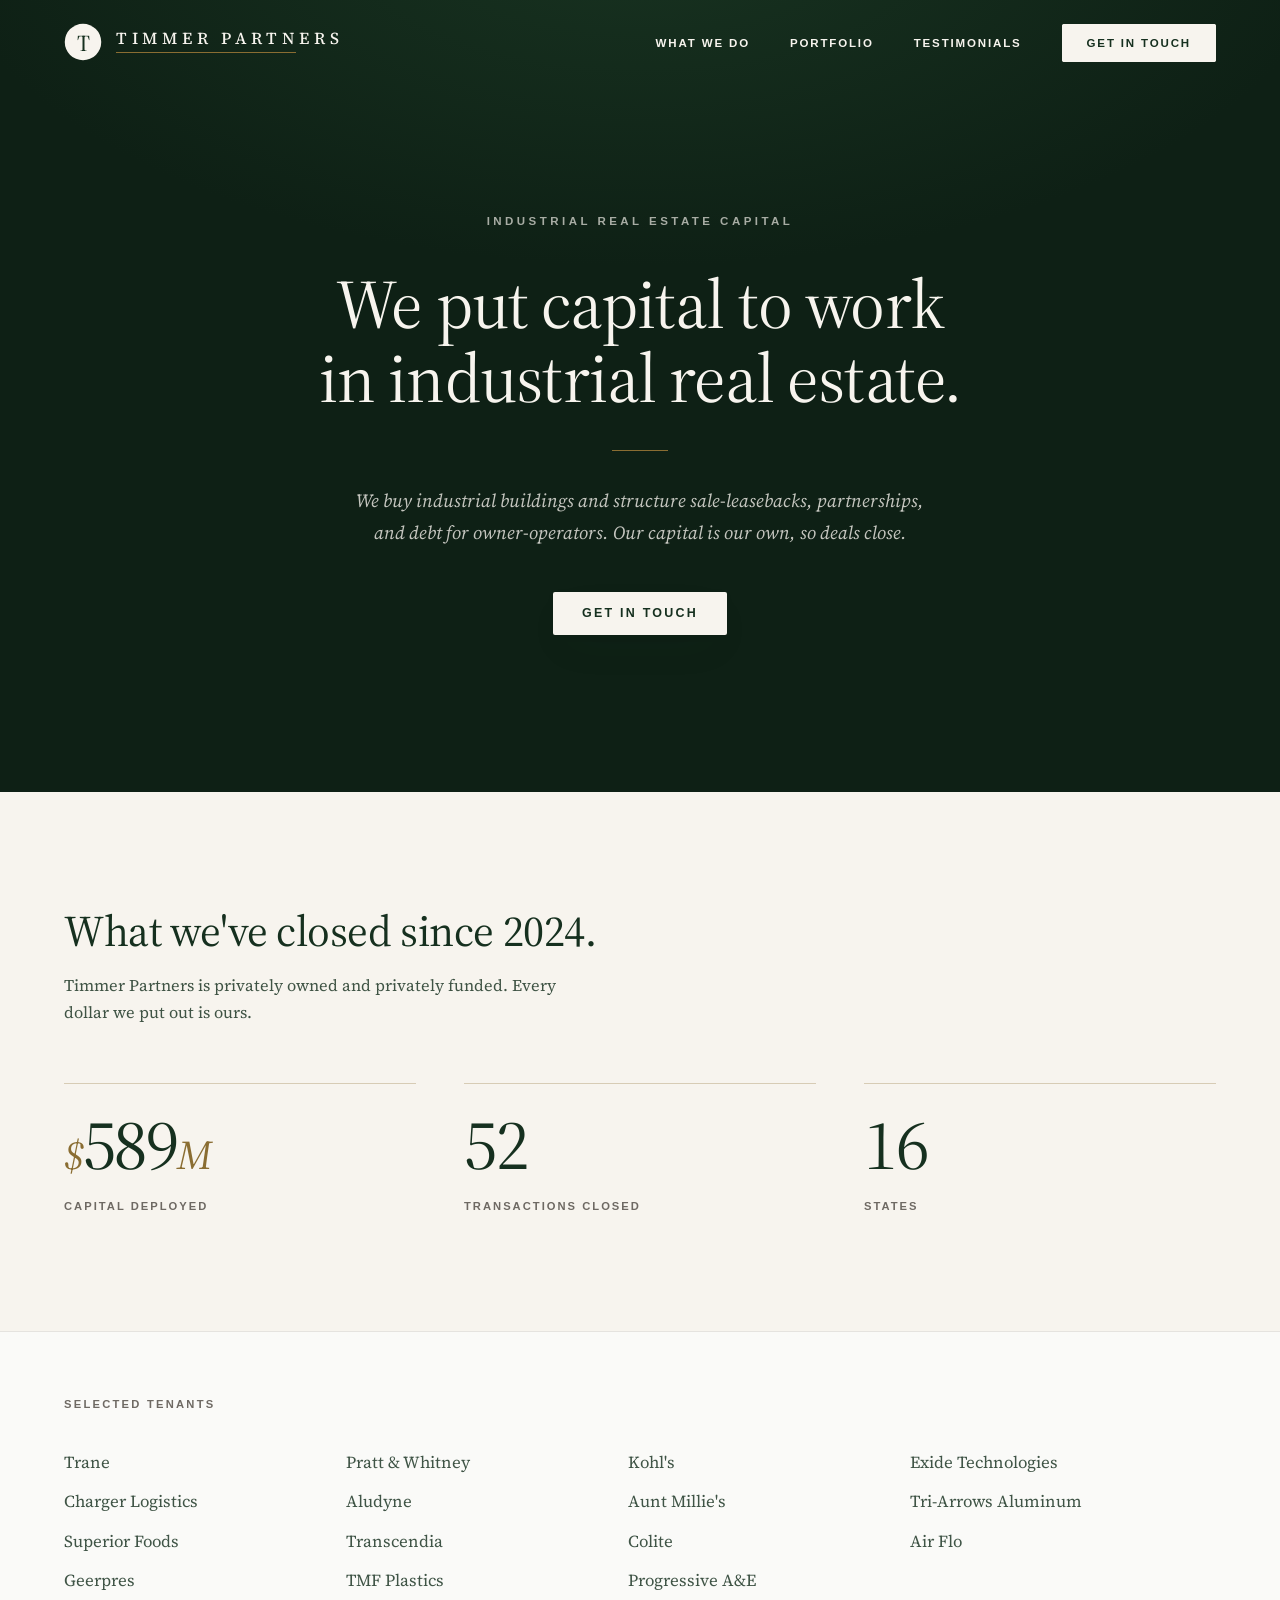
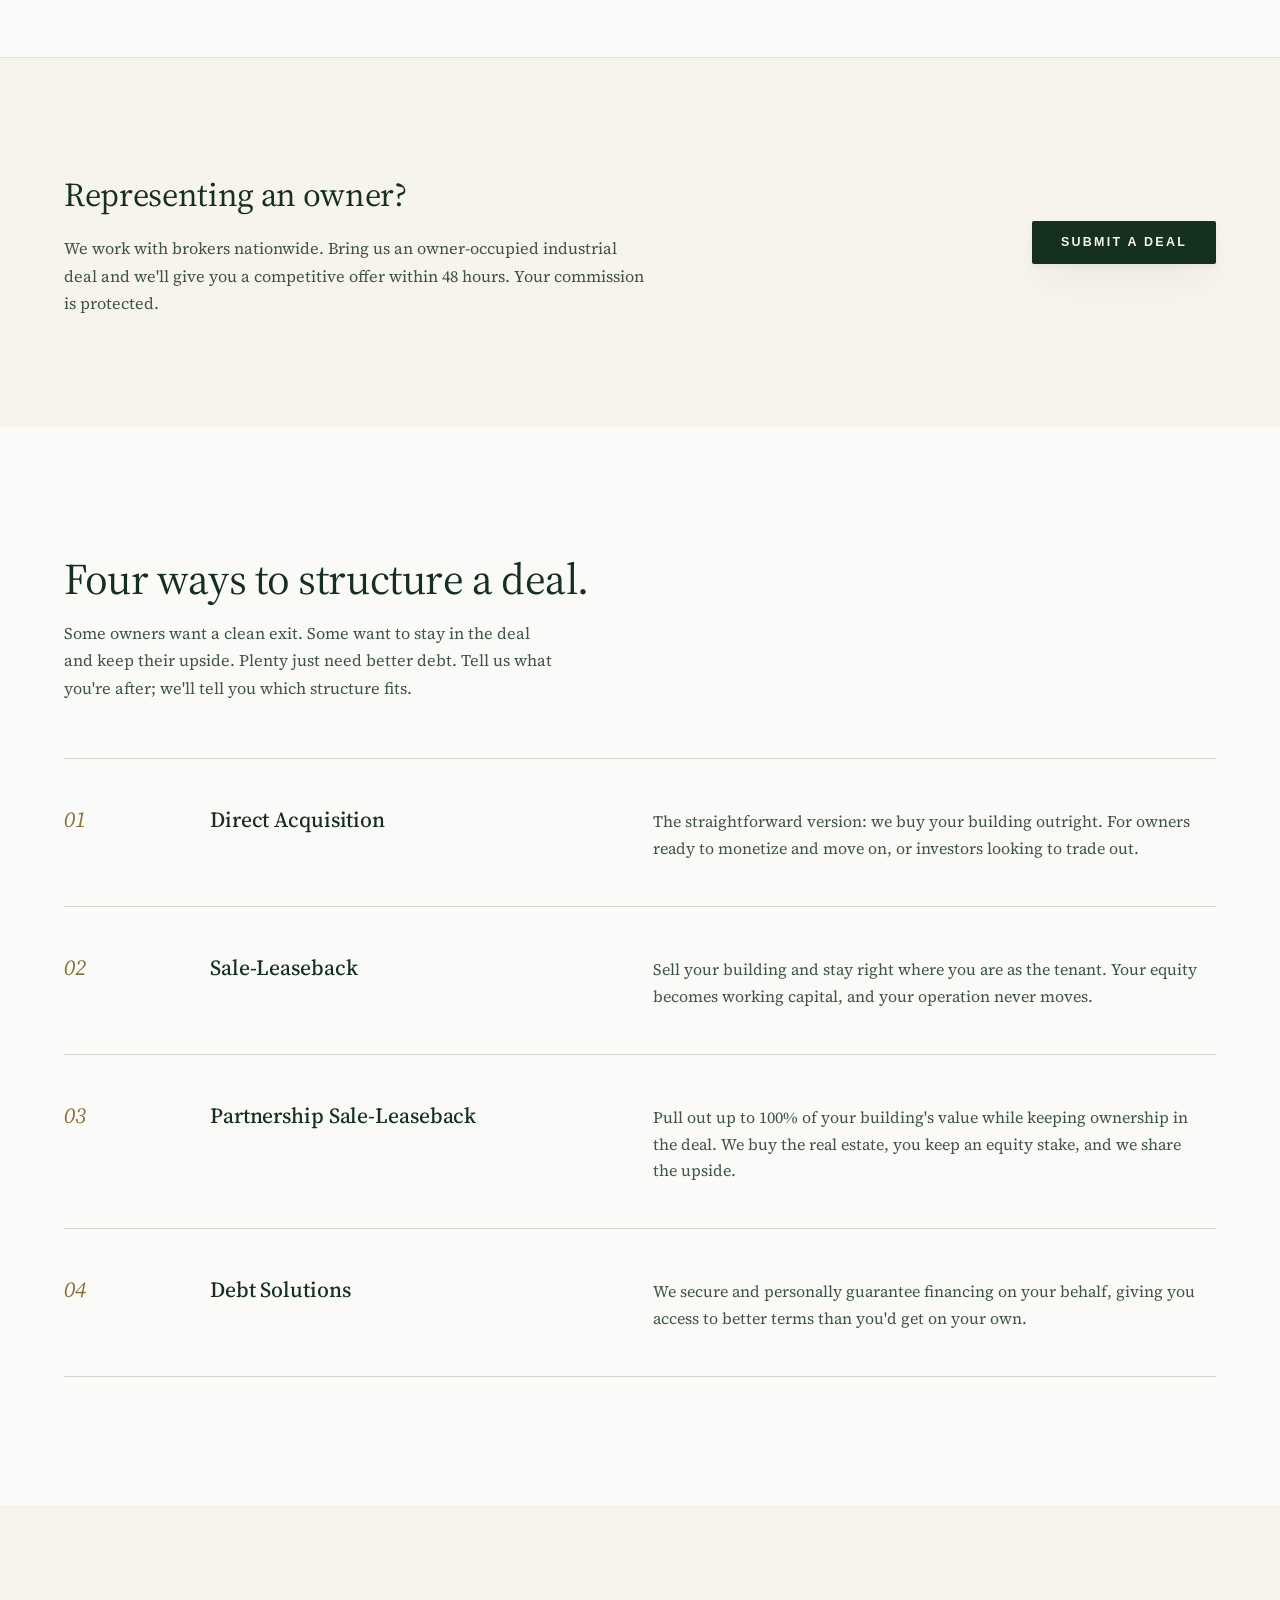
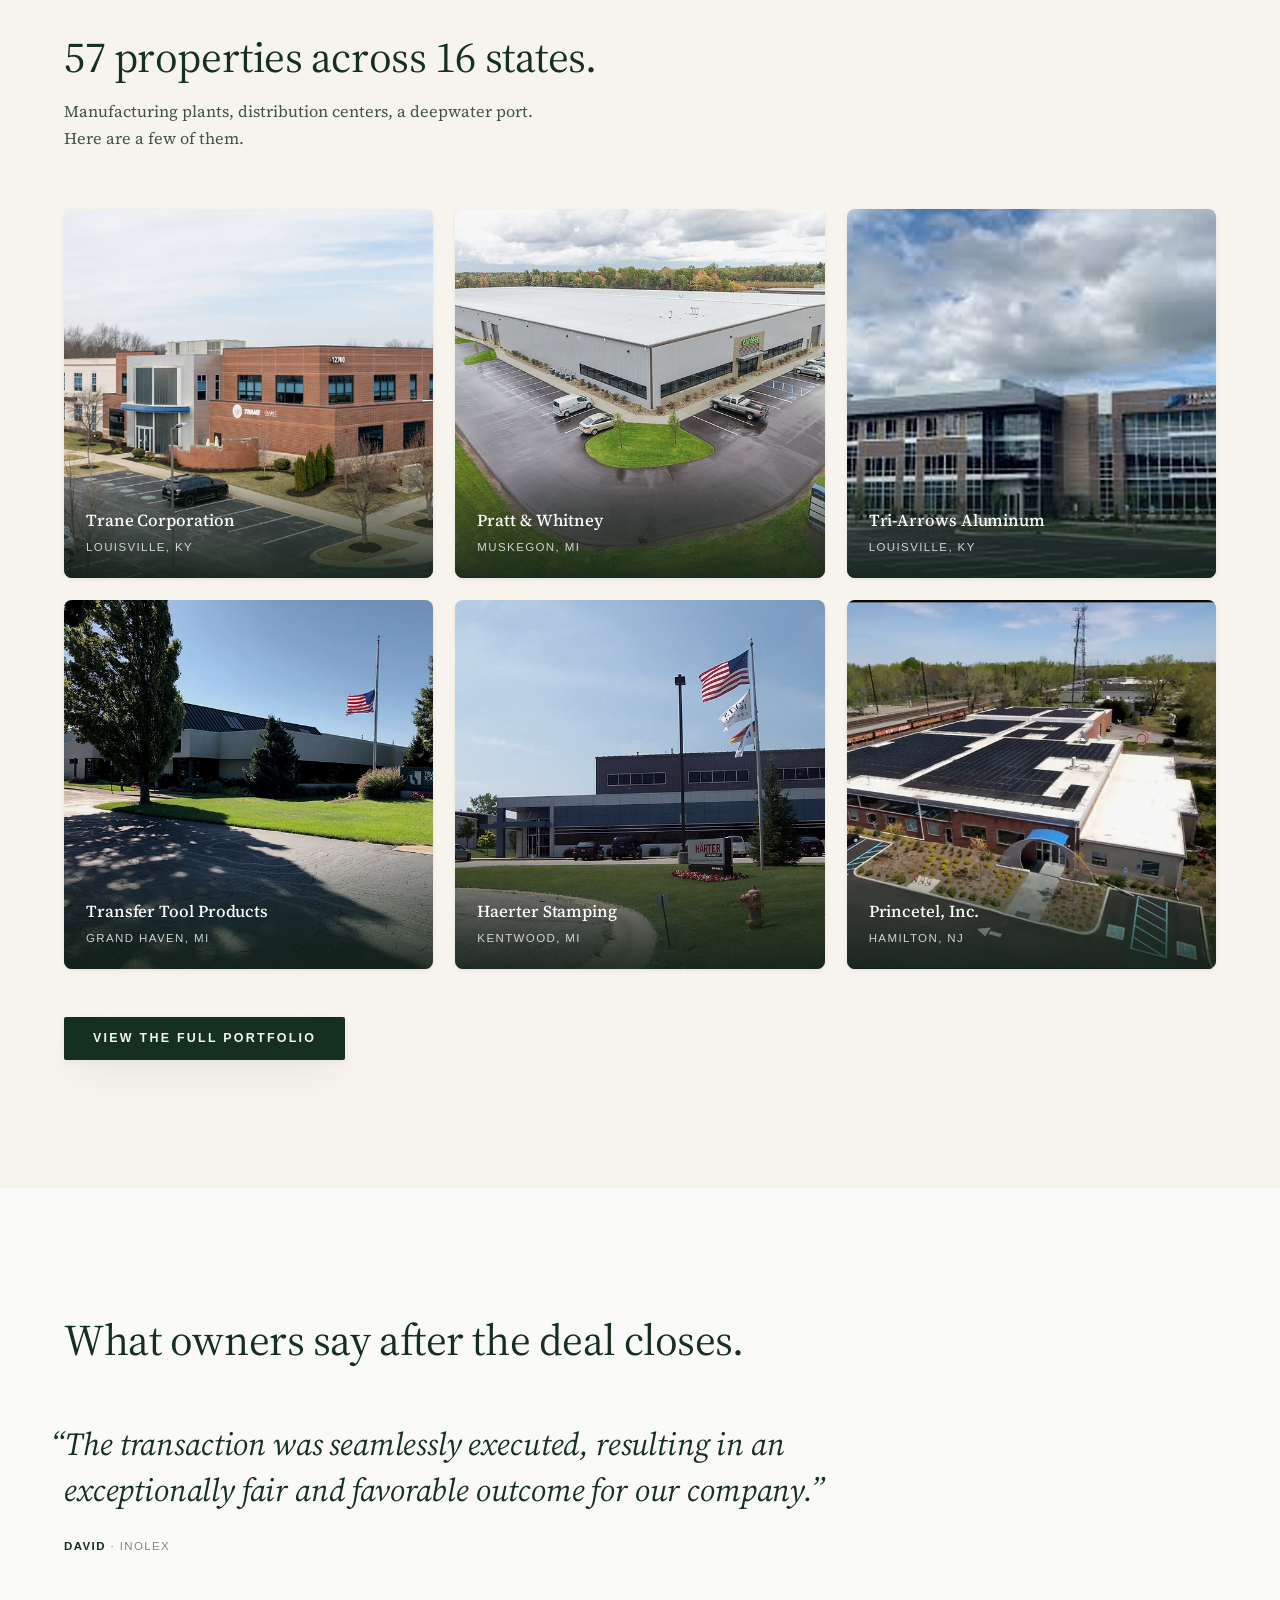
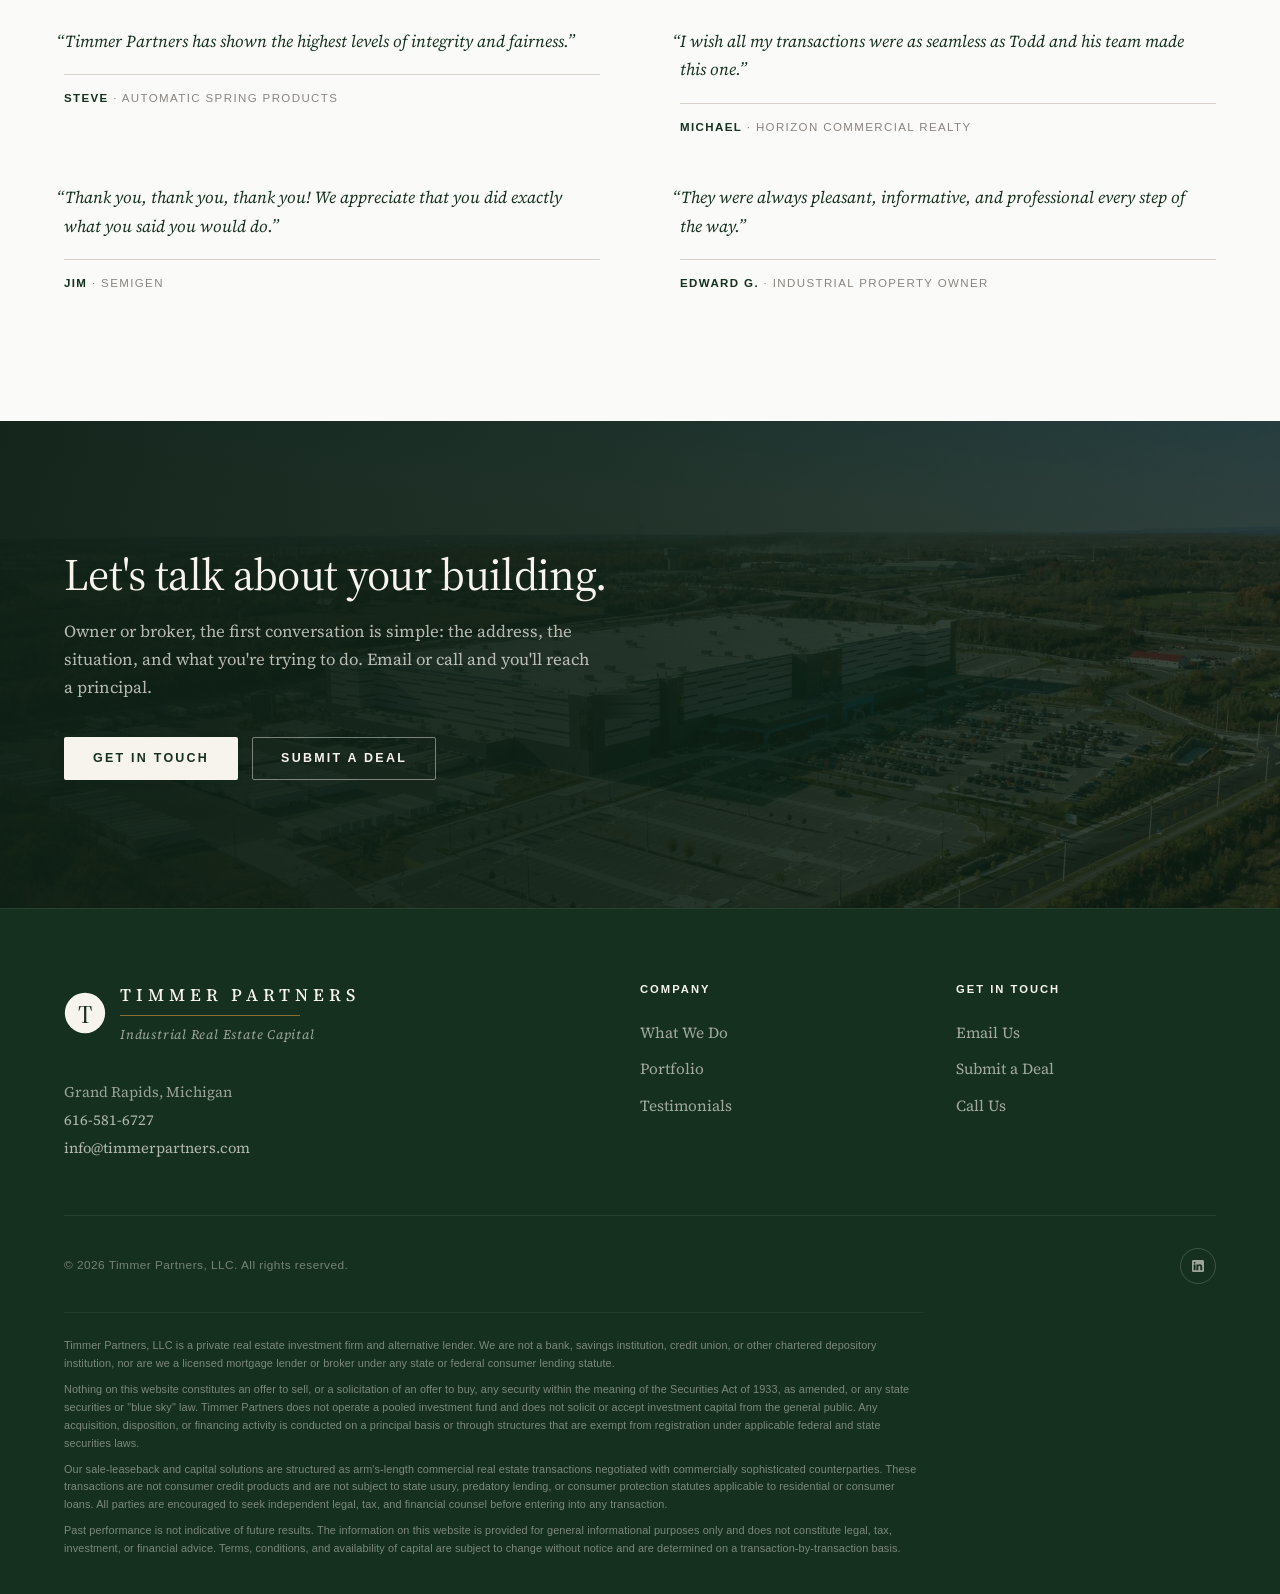
<file: option-b.html>
<!DOCTYPE html>
<html lang="en">
<head>
    <meta charset="UTF-8">
    <meta name="viewport" content="width=device-width, initial-scale=1.0">
    <title>Option B: Deck Cover | Timmer Partners</title>
    <meta name="robots" content="noindex">
    <meta name="description" content="Timmer Partners puts capital to work in industrial real estate: acquisitions, sale-leasebacks, partnerships, and debt. $589M deployed across 16 states since 2024.">
    <meta name="theme-color" content="#16301F">

    <!-- Open Graph / Twitter -->
    <meta property="og:type" content="website">
    <meta property="og:url" content="https://timmerpartners.com/">
    <meta property="og:title" content="Timmer Partners | Industrial Real Estate Capital">
    <meta property="og:description" content="Acquisitions, partnerships, debt, and sale-leasebacks. $589M deployed across 52 transactions in 16 states.">
    <meta property="og:image" content="https://timmerpartners.com/og-image.jpg">
    <meta property="og:site_name" content="Timmer Partners">
    <meta name="twitter:card" content="summary_large_image">
    <meta name="twitter:title" content="Timmer Partners | Industrial Real Estate Capital">
    <meta name="twitter:description" content="Acquisitions, partnerships, debt, and sale-leasebacks. $589M deployed across 16 states.">
    <meta name="twitter:image" content="https://timmerpartners.com/og-image.jpg">

    <!-- Favicon -->
    <link rel="icon" type="image/svg+xml" href="brand/brand-favicon.svg">
    <link rel="apple-touch-icon" href="brand/apple-touch-icon.png">

    <!-- Fonts -->
    <link rel="preconnect" href="https://fonts.googleapis.com">
    <link rel="preconnect" href="https://fonts.gstatic.com" crossorigin>
    <link href="https://fonts.googleapis.com/css2?family=Source+Serif+4:ital,opsz,wght@0,8..60,300..700;1,8..60,300..700&display=swap" rel="stylesheet">

    <link rel="stylesheet" href="styles.css?v=9">

    <!-- Schema.org Organization -->
    <script type="application/ld+json">
    {
        "@context": "https://schema.org",
        "@type": "Organization",
        "name": "Timmer Partners",
        "url": "https://timmerpartners.com",
        "logo": "https://timmerpartners.com/brand/brand-primary.svg",
        "description": "Industrial real estate capital: acquisitions, sale-leasebacks, partnerships, and debt. $589M deployed across 16 states since 2024.",
        "address": {
            "@type": "PostalAddress",
            "addressLocality": "Grand Rapids",
            "addressRegion": "MI",
            "addressCountry": "US"
        },
        "telephone": "+1-616-581-6727",
        "email": "info@timmerpartners.com",
        "sameAs": ["https://www.linkedin.com/company/timmer-partners"]
    }
    </script>
    <style>
        /* current live design */
    </style>
</head>
<body>

    <!-- HEADER -->
    <header id="header" class="header-clear">
        <nav class="container">
            <a href="index.html" class="logo" aria-label="Timmer Partners home">
                <svg class="logo-mark" viewBox="0 0 100 100" xmlns="http://www.w3.org/2000/svg" aria-hidden="true">
                    <circle cx="50" cy="50" r="48" fill="#16301F"/>
                    <text x="50" y="53" font-family="'Source Serif 4', 'Source Serif Pro', Georgia, serif" font-size="60" font-weight="500" fill="#F7F4EE" text-anchor="middle" dominant-baseline="central">T</text>
                </svg>
                <span class="logo-text">
                    <span class="logo-wordmark">Timmer Partners</span>
                    <span class="logo-hairline"></span>
                </span>
            </a>
            <ul class="nav-links" id="navLinks">
                <li><a href="#solutions">What We Do</a></li>
                <li><a href="portfolio.html">Portfolio</a></li>
                <li><a href="#testimonials">Testimonials</a></li>
                <li><a href="#contact" class="nav-cta">Get in Touch</a></li>
            </ul>
            <button class="mobile-toggle" id="mobileToggle" aria-label="Toggle menu" aria-expanded="false">
                <span></span><span></span><span></span>
            </button>
        </nav>
    </header>

    <!-- HERO -->
    <section class="hero">
        <div class="container">
            <div class="hero-content">
                <span class="hero-label">Industrial Real Estate Capital</span>
                <h1>We put capital to work in industrial real estate.</h1>
                <div class="hero-rule"></div>
                <p>We buy industrial buildings and structure sale-leasebacks, partnerships, and debt for owner-operators. Our capital is our own, so deals close.</p>
                <div class="hero-buttons">
                    <a href="#contact" class="btn btn-white">Get in Touch</a>
                </div>
            </div>
        </div>
    </section>

    <!-- STATS BAR -->
    <section class="stats-bar">
        <div class="container">
            <div class="section-head">
                <h2 class="section-heading">What we've closed since 2024.</h2>
                <p class="section-lede">Timmer Partners is privately owned and privately funded. Every dollar we put out is ours.</p>
            </div>
            <div class="stats-grid">
                <div class="stat-item">
                    <div class="stat-number"><span class="stat-prefix">$</span>589<span class="stat-suffix">M</span></div>
                    <div class="stat-label">Capital Deployed</div>
                </div>
                <div class="stat-item">
                    <div class="stat-number">52</div>
                    <div class="stat-label">Transactions Closed</div>
                </div>
                <div class="stat-item">
                    <div class="stat-number">16</div>
                    <div class="stat-label">States</div>
                </div>
            </div>
        </div>
    </section>

    <!-- TENANT STRIP -->
    <section class="tenant-strip" aria-label="Selected tenants">
        <div class="container">
            <div class="tenant-strip-label">Selected Tenants</div>
            <div class="tenant-row">
                <a href="portfolio.html?tenant=trane">Trane</a>
                <a href="portfolio.html?tenant=pratt-whitney">Pratt &amp; Whitney</a>
                <a href="portfolio.html?tenant=kohls">Kohl's</a>
                <span>Exide Technologies</span>
                <a href="portfolio.html?tenant=charger-logistics">Charger Logistics</a>
                <a href="portfolio.html?tenant=aludyne">Aludyne</a>
                <a href="portfolio.html?tenant=aunt-millies">Aunt Millie's</a>
                <a href="portfolio.html?tenant=tri-arrows-aluminum">Tri-Arrows Aluminum</a>
                <a href="portfolio.html?tenant=superior-foods">Superior Foods</a>
                <a href="portfolio.html?tenant=transcendia">Transcendia</a>
                <a href="portfolio.html?tenant=colite">Colite</a>
                <a href="portfolio.html?tenant=air-flo">Air Flo</a>
                <a href="portfolio.html?tenant=geerpres">Geerpres</a>
                <a href="portfolio.html?tenant=tmf-plastics">TMF Plastics</a>
                <a href="portfolio.html?tenant=progressive-ae">Progressive A&amp;E</a>
            </div>
        </div>
    </section>

    <!-- BROKER CALLOUT -->
    <section class="broker-callout">
        <div class="container">
            <div class="broker-inner">
                <div>
                    <h2>Representing an owner?</h2>
                    <p>We work with brokers nationwide. Bring us an owner-occupied industrial deal and we'll give you a competitive offer within 48 hours. Your commission is protected.</p>
                </div>
                <a href="#contact" class="btn btn-primary">Submit a Deal</a>
            </div>
        </div>
    </section>

    <!-- CAPITAL SOLUTIONS -->
    <section class="solutions" id="solutions">
        <div class="container">
            <div class="section-head">
                <h2 class="section-heading">Four ways to structure a deal.</h2>
                <p class="section-lede">Some owners want a clean exit. Some want to stay in the deal and keep their upside. Plenty just need better debt. Tell us what you're after; we'll tell you which structure fits.</p>
            </div>
            <div class="solutions-list">
                <div class="solution-row">
                    <span class="solution-num">01</span>
                    <h3>Direct Acquisition</h3>
                    <p>The straightforward version: we buy your building outright. For owners ready to monetize and move on, or investors looking to trade out.</p>
                </div>
                <div class="solution-row">
                    <span class="solution-num">02</span>
                    <h3>Sale-Leaseback</h3>
                    <p>Sell your building and stay right where you are as the tenant. Your equity becomes working capital, and your operation never moves.</p>
                </div>
                <div class="solution-row">
                    <span class="solution-num">03</span>
                    <h3>Partnership Sale-Leaseback</h3>
                    <p>Pull out up to 100% of your building's value while keeping ownership in the deal. We buy the real estate, you keep an equity stake, and we share the upside.</p>
                </div>
                <div class="solution-row">
                    <span class="solution-num">04</span>
                    <h3>Debt Solutions</h3>
                    <p>We secure and personally guarantee financing on your behalf, giving you access to better terms than you'd get on your own.</p>
                </div>
            </div>
        </div>
    </section>

    <!-- PORTFOLIO PREVIEW -->
    <section class="portfolio" id="portfolio">
        <div class="container">
            <div class="section-head">
                <h2 class="section-heading">57 properties across 16 states.</h2>
                <p class="section-lede">Manufacturing plants, distribution centers, a deepwater port. Here are a few of them.</p>
            </div>
            <div class="portfolio-grid">
                <div class="portfolio-card">
                    <img src="photos/trane.jpg" alt="Trane Corporation - Louisville, KY" loading="lazy">
                    <div class="portfolio-card-overlay">
                        <div class="portfolio-card-tenant">Trane Corporation</div>
                        <div class="portfolio-card-location">Louisville, KY</div>
                    </div>
                </div>
                <div class="portfolio-card">
                    <img src="photos/pratt-whitney.jpg" alt="Pratt & Whitney - Muskegon, MI" loading="lazy">
                    <div class="portfolio-card-overlay">
                        <div class="portfolio-card-tenant">Pratt &amp; Whitney</div>
                        <div class="portfolio-card-location">Muskegon, MI</div>
                    </div>
                </div>
                <div class="portfolio-card">
                    <img src="photos/tri-arrows-aluminum.jpg" alt="Tri-Arrows Aluminum - Louisville, KY" loading="lazy">
                    <div class="portfolio-card-overlay">
                        <div class="portfolio-card-tenant">Tri-Arrows Aluminum</div>
                        <div class="portfolio-card-location">Louisville, KY</div>
                    </div>
                </div>
                <div class="portfolio-card">
                    <img src="photos/transfer-tool.jpg" alt="Transfer Tool Products - Grand Haven, MI" loading="lazy">
                    <div class="portfolio-card-overlay">
                        <div class="portfolio-card-tenant">Transfer Tool Products</div>
                        <div class="portfolio-card-location">Grand Haven, MI</div>
                    </div>
                </div>
                <div class="portfolio-card">
                    <img src="photos/haerter.jpg" alt="Haerter Stamping - Kentwood, MI" loading="lazy">
                    <div class="portfolio-card-overlay">
                        <div class="portfolio-card-tenant">Haerter Stamping</div>
                        <div class="portfolio-card-location">Kentwood, MI</div>
                    </div>
                </div>
                <div class="portfolio-card">
                    <img src="photos/princetel.jpg" alt="Princetel - Hamilton, NJ" loading="lazy">
                    <div class="portfolio-card-overlay">
                        <div class="portfolio-card-tenant">Princetel, Inc.</div>
                        <div class="portfolio-card-location">Hamilton, NJ</div>
                    </div>
                </div>
            </div>
            <div class="portfolio-cta">
                <a href="portfolio.html" class="btn btn-dark">View the Full Portfolio</a>
            </div>
        </div>
    </section>

    <!-- TESTIMONIALS -->
    <section class="testimonials" id="testimonials">
        <div class="container">
            <div class="section-head">
                <h2 class="section-heading">What owners say after the deal closes.</h2>
            </div>
            <figure class="quote-feature">
                <blockquote>&ldquo;The transaction was seamlessly executed, resulting in an exceptionally fair and favorable outcome for our company.&rdquo;</blockquote>
                <figcaption><span class="quote-name">David</span> &middot; Inolex</figcaption>
            </figure>
            <div class="quote-grid">
                <figure class="quote">
                    <blockquote>&ldquo;Timmer Partners has shown the highest levels of integrity and fairness.&rdquo;</blockquote>
                    <figcaption><span class="quote-name">Steve</span> &middot; Automatic Spring Products</figcaption>
                </figure>
                <figure class="quote">
                    <blockquote>&ldquo;I wish all my transactions were as seamless as Todd and his team made this one.&rdquo;</blockquote>
                    <figcaption><span class="quote-name">Michael</span> &middot; Horizon Commercial Realty</figcaption>
                </figure>
                <figure class="quote">
                    <blockquote>&ldquo;Thank you, thank you, thank you! We appreciate that you did exactly what you said you would do.&rdquo;</blockquote>
                    <figcaption><span class="quote-name">Jim</span> &middot; Semigen</figcaption>
                </figure>
                <figure class="quote">
                    <blockquote>&ldquo;They were always pleasant, informative, and professional every step of the way.&rdquo;</blockquote>
                    <figcaption><span class="quote-name">Edward G.</span> &middot; Industrial Property Owner</figcaption>
                </figure>
            </div>
        </div>
    </section>

    <!-- FOOTER CTA -->
    <section class="footer-cta" id="contact">
        <div class="footer-cta-media" aria-hidden="true">
            <img src="hero-industrial.jpg" alt="" loading="lazy" width="1920" height="1279">
        </div>
        <div class="container">
            <div class="footer-cta-inner">
                <div>
                    <h2>Let's talk about your building.</h2>
                    <p>Owner or broker, the first conversation is simple: the address, the situation, and what you're trying to do. Email or call and you'll reach a principal.</p>
                </div>
                <div class="footer-cta-buttons">
                    <a href="mailto:info@timmerpartners.com" class="btn btn-white">Get in Touch</a>
                    <a href="mailto:info@timmerpartners.com?subject=Deal%20Submission" class="btn btn-outline-white">Submit a Deal</a>
                </div>
            </div>
        </div>
    </section>

    <!-- FOOTER -->
    <footer>
        <div class="container">
            <div class="footer-grid">
                <div class="footer-left">
                    <div class="footer-logo" aria-label="Timmer Partners">
                        <svg class="footer-logo-mark" viewBox="0 0 100 100" xmlns="http://www.w3.org/2000/svg" aria-hidden="true">
                            <circle cx="50" cy="50" r="48" fill="#F7F4EE"/>
                            <text x="50" y="53" font-family="'Source Serif 4', 'Source Serif Pro', Georgia, serif" font-size="60" font-weight="500" fill="#16301F" text-anchor="middle" dominant-baseline="central">T</text>
                        </svg>
                        <div class="footer-logo-text">
                            <span class="footer-logo-wordmark">Timmer Partners</span>
                            <span class="footer-logo-hairline"></span>
                            <span class="footer-logo-tagline">Industrial Real Estate Capital</span>
                        </div>
                    </div>
                    <p>
                        Grand Rapids, Michigan<br>
                        <a href="tel:6165816727">616-581-6727</a><br>
                        <a href="mailto:info@timmerpartners.com">info@timmerpartners.com</a>
                    </p>
                </div>
                <div class="footer-col">
                    <h4>Company</h4>
                    <ul class="footer-links">
                        <li><a href="#solutions">What We Do</a></li>
                        <li><a href="portfolio.html">Portfolio</a></li>
                        <li><a href="#testimonials">Testimonials</a></li>
                    </ul>
                </div>
                <div class="footer-col">
                    <h4>Get in Touch</h4>
                    <ul class="footer-links">
                        <li><a href="mailto:info@timmerpartners.com">Email Us</a></li>
                        <li><a href="mailto:info@timmerpartners.com?subject=Deal%20Submission">Submit a Deal</a></li>
                        <li><a href="tel:6165816727">Call Us</a></li>
                    </ul>
                </div>
            </div>
            <div class="footer-bottom">
                <div>&copy; 2026 Timmer Partners, LLC. All rights reserved.</div>
                <div class="footer-social">
                    <a href="https://www.linkedin.com/company/timmer-partners" target="_blank" rel="noopener" aria-label="LinkedIn">
                        <svg viewBox="0 0 24 24" fill="currentColor" aria-hidden="true"><path d="M19 3a2 2 0 0 1 2 2v14a2 2 0 0 1-2 2H5a2 2 0 0 1-2-2V5a2 2 0 0 1 2-2h14zM8.339 18.337V9.725h-2.86v8.612h2.86zM6.91 8.546c.916 0 1.488-.607 1.488-1.366-.018-.776-.572-1.366-1.471-1.366-.898 0-1.487.59-1.487 1.366 0 .76.572 1.366 1.453 1.366h.017zm11.428 9.79V13.4c0-2.642-1.41-3.872-3.291-3.872-1.518 0-2.198.835-2.578 1.421v-1.221h-2.86c.038.807 0 8.612 0 8.612h2.86v-4.81c0-.257.018-.514.094-.698.207-.514.677-1.045 1.467-1.045 1.034 0 1.448.788 1.448 1.945v4.608h2.86z"/></svg>
                    </a>
                </div>
            </div>
            <div class="footer-disclosures">
                <p>Timmer Partners, LLC is a private real estate investment firm and alternative lender. We are not a bank, savings institution, credit union, or other chartered depository institution, nor are we a licensed mortgage lender or broker under any state or federal consumer lending statute.</p>
                <p>Nothing on this website constitutes an offer to sell, or a solicitation of an offer to buy, any security within the meaning of the Securities Act of 1933, as amended, or any state securities or "blue sky" law. Timmer Partners does not operate a pooled investment fund and does not solicit or accept investment capital from the general public. Any acquisition, disposition, or financing activity is conducted on a principal basis or through structures that are exempt from registration under applicable federal and state securities laws.</p>
                <p>Our sale-leaseback and capital solutions are structured as arm's-length commercial real estate transactions negotiated with commercially sophisticated counterparties. These transactions are not consumer credit products and are not subject to state usury, predatory lending, or consumer protection statutes applicable to residential or consumer loans. All parties are encouraged to seek independent legal, tax, and financial counsel before entering into any transaction.</p>
                <p>Past performance is not indicative of future results. The information on this website is provided for general informational purposes only and does not constitute legal, tax, investment, or financial advice. Terms, conditions, and availability of capital are subject to change without notice and are determined on a transaction-by-transaction basis.</p>
            </div>
        </div>
    </footer>

    <script>
        // Header scroll effect (IntersectionObserver, no scroll listener)
        const header = document.getElementById('header');
        const sentinel = document.createElement('div');
        sentinel.style.cssText = 'position:absolute;top:0;left:0;height:60px;width:1px;pointer-events:none;';
        document.body.prepend(sentinel);
        new IntersectionObserver(([e]) => {
            header.classList.toggle('scrolled', !e.isIntersecting);
        }).observe(sentinel);

        // Mobile menu toggle
        const mobileToggle = document.getElementById('mobileToggle');
        const navLinks = document.getElementById('navLinks');
        mobileToggle.addEventListener('click', () => {
            const isOpen = navLinks.classList.toggle('active');
            mobileToggle.setAttribute('aria-expanded', String(isOpen));
        });
        document.querySelectorAll('.nav-links a').forEach(link => {
            link.addEventListener('click', () => {
                navLinks.classList.remove('active');
                mobileToggle.setAttribute('aria-expanded', 'false');
            });
        });

    </script>

</body>
</html>
</file>
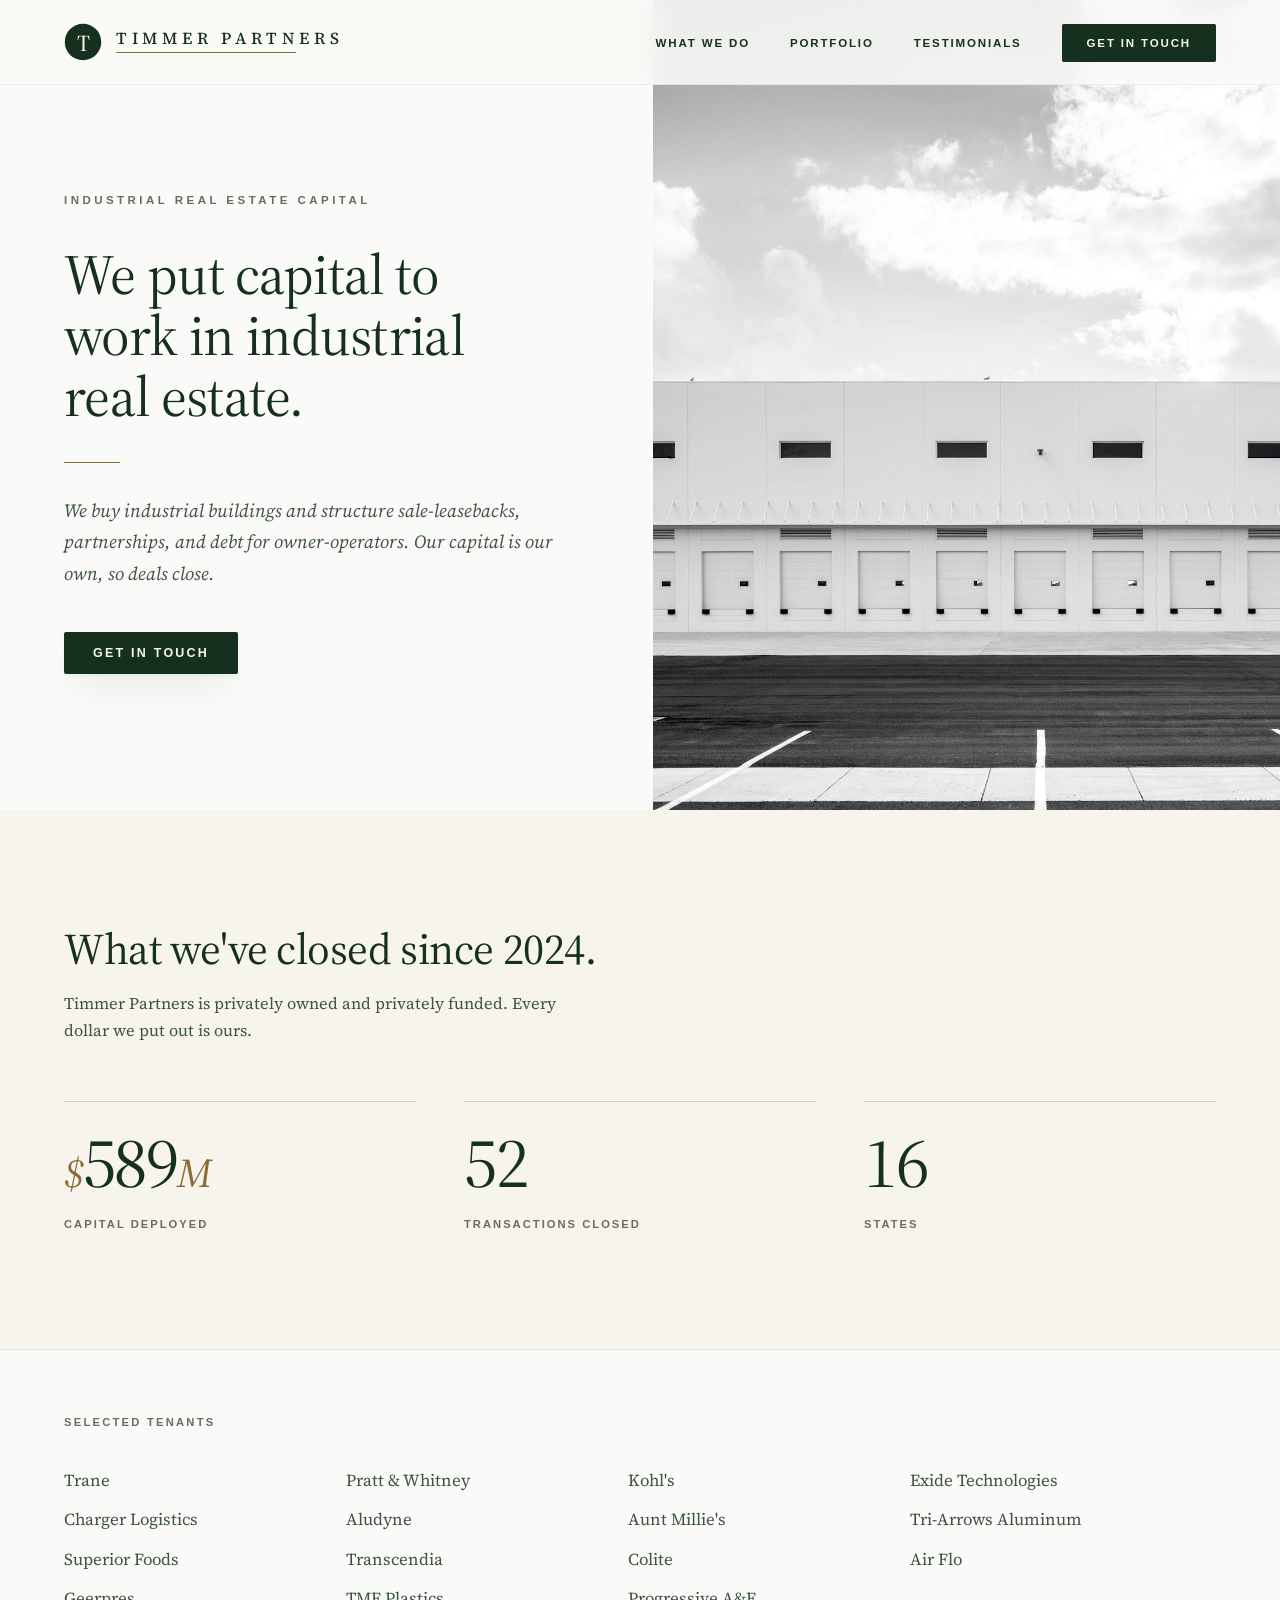
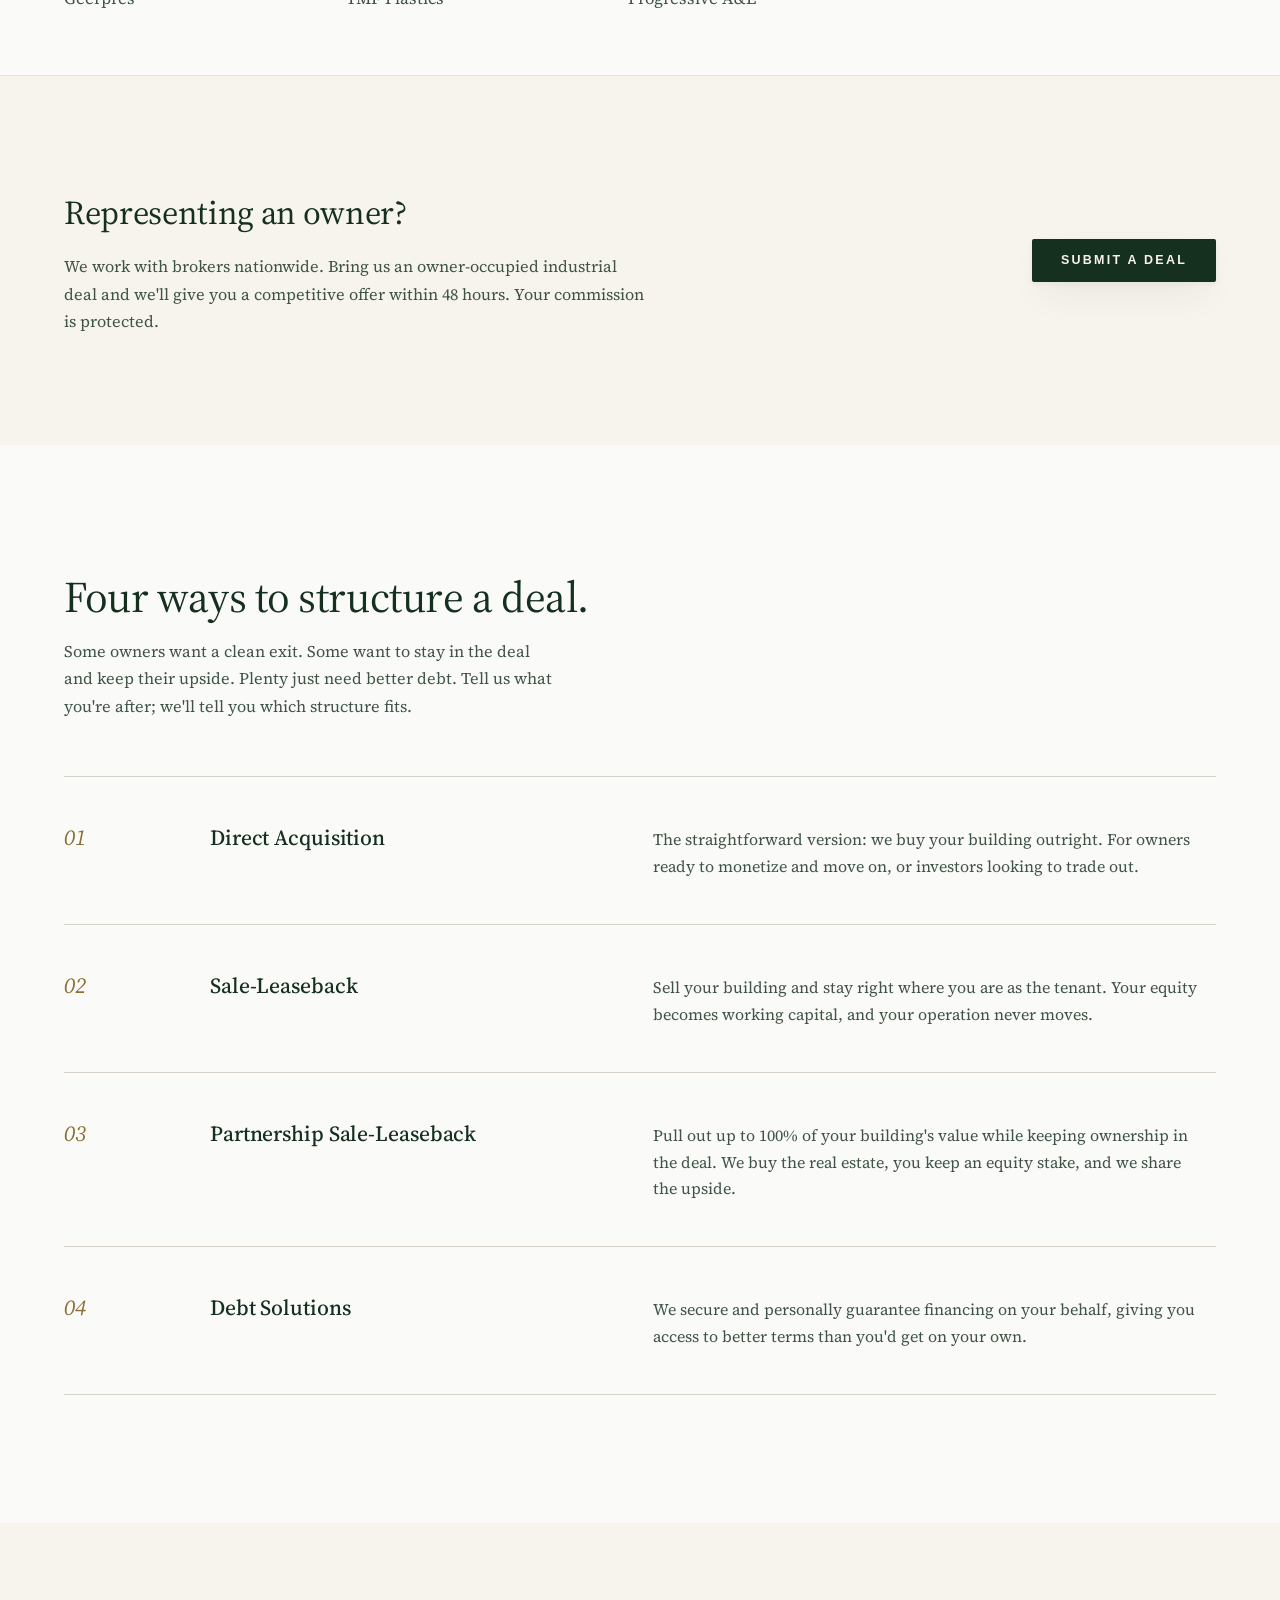
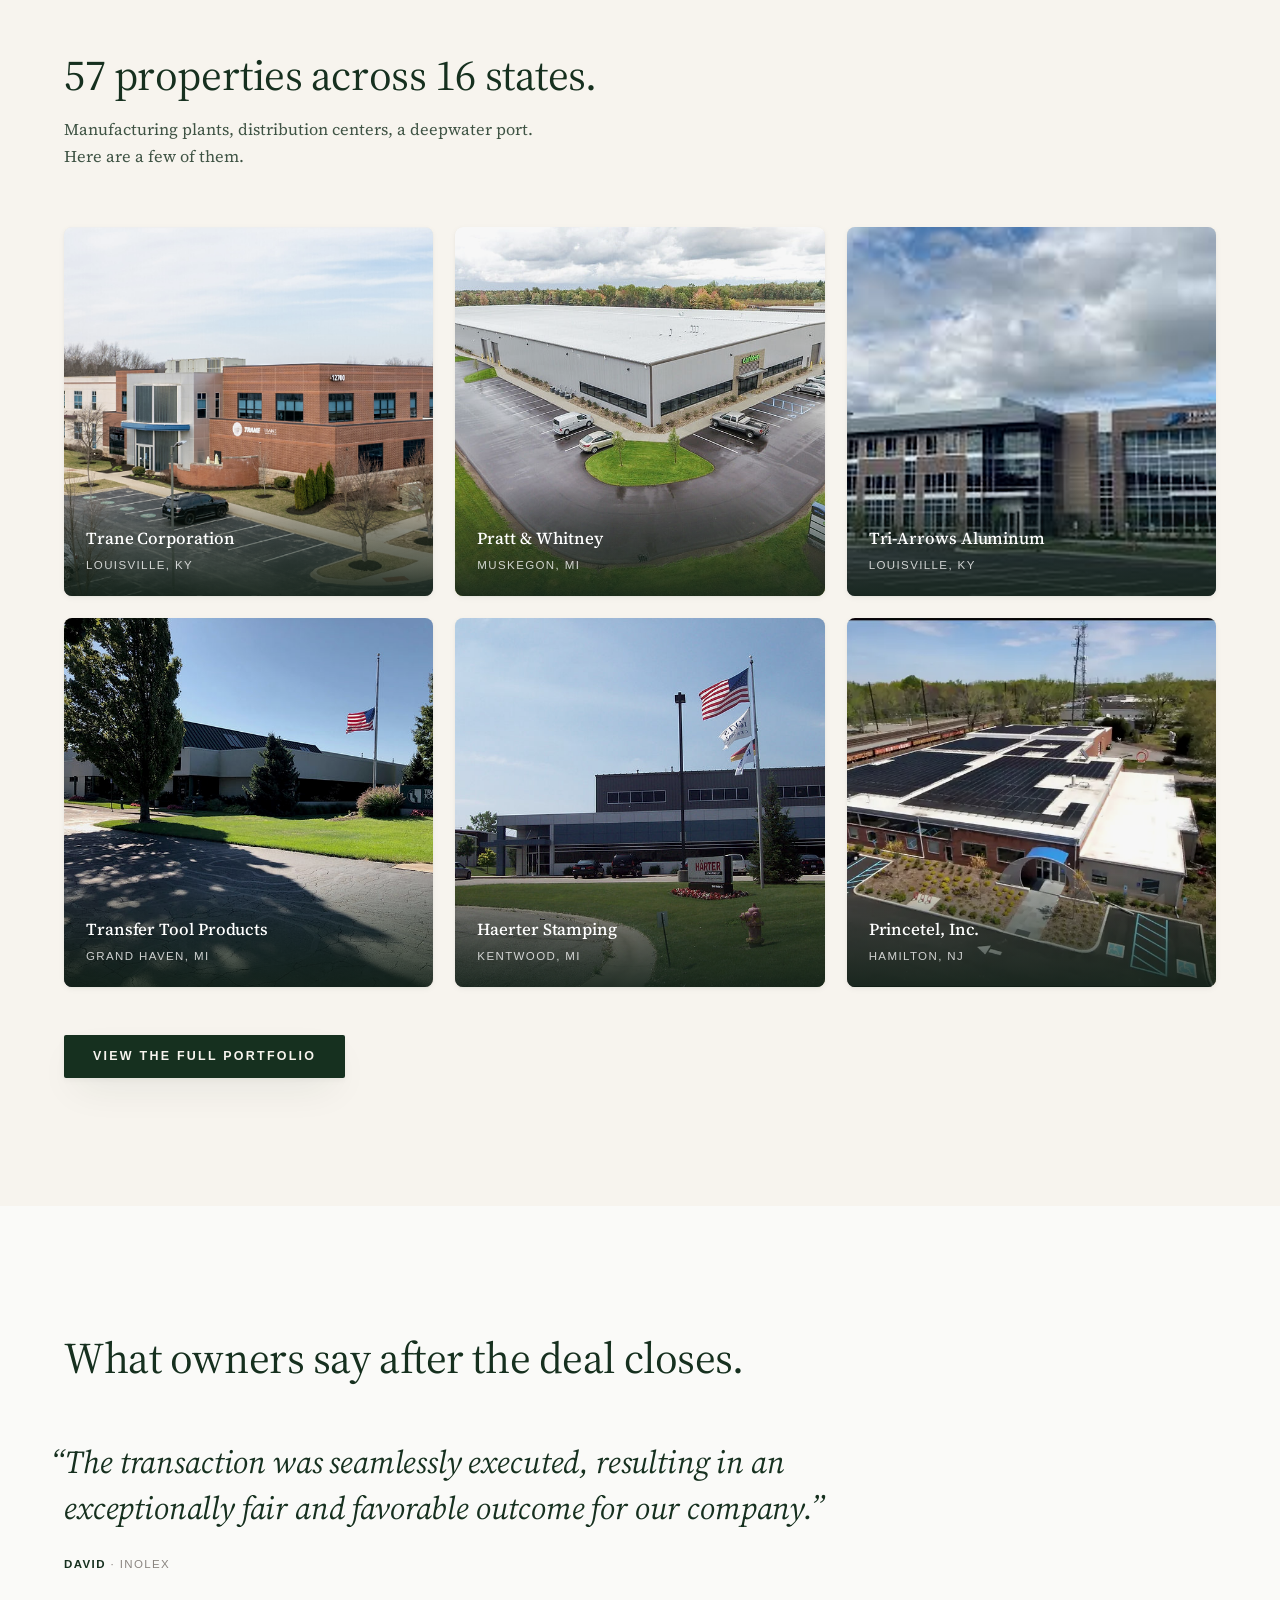
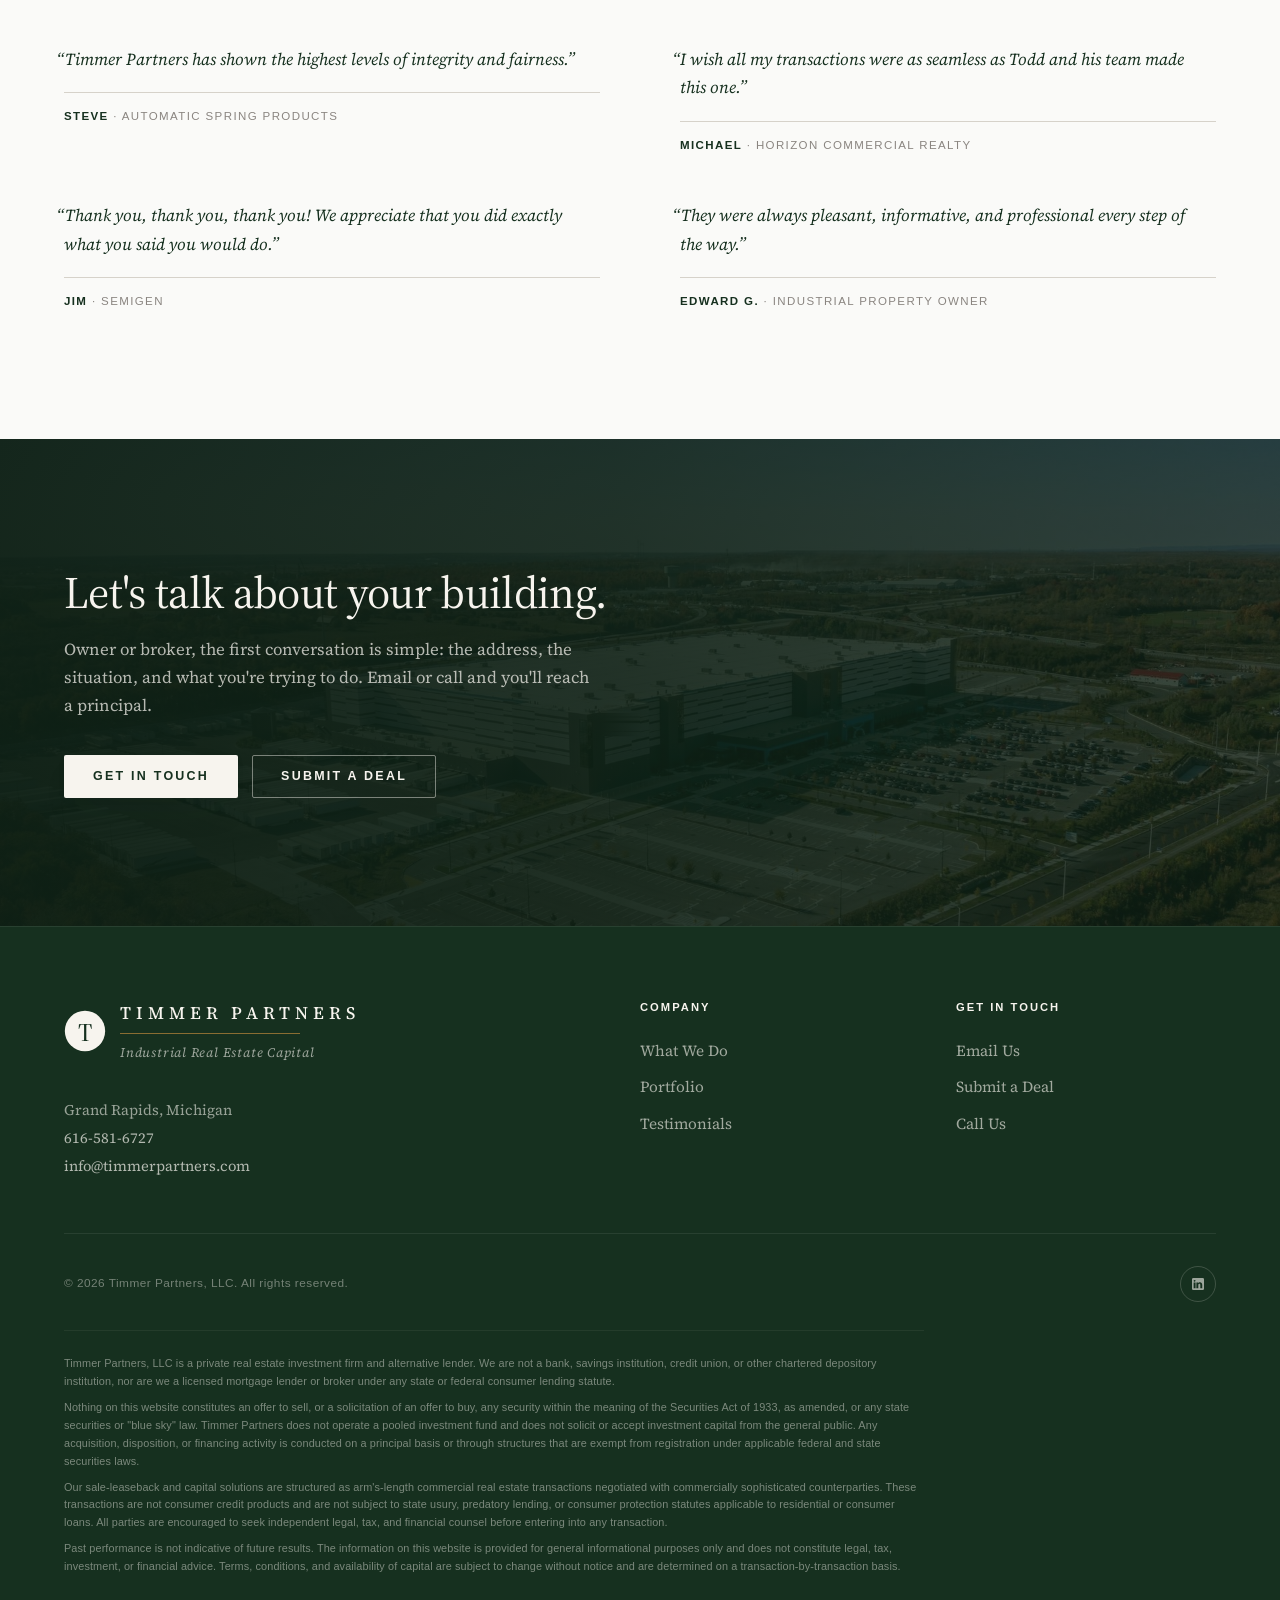
<file: option-c.html>
<!DOCTYPE html>
<html lang="en">
<head>
    <meta charset="UTF-8">
    <meta name="viewport" content="width=device-width, initial-scale=1.0">
    <title>Option C: Annual Report | Timmer Partners</title>
    <meta name="robots" content="noindex">
    <meta name="description" content="Timmer Partners puts capital to work in industrial real estate: acquisitions, sale-leasebacks, partnerships, and debt. $589M deployed across 16 states since 2024.">
    <meta name="theme-color" content="#16301F">

    <!-- Open Graph / Twitter -->
    <meta property="og:type" content="website">
    <meta property="og:url" content="https://timmerpartners.com/">
    <meta property="og:title" content="Timmer Partners | Industrial Real Estate Capital">
    <meta property="og:description" content="Acquisitions, partnerships, debt, and sale-leasebacks. $589M deployed across 52 transactions in 16 states.">
    <meta property="og:image" content="https://timmerpartners.com/og-image.jpg">
    <meta property="og:site_name" content="Timmer Partners">
    <meta name="twitter:card" content="summary_large_image">
    <meta name="twitter:title" content="Timmer Partners | Industrial Real Estate Capital">
    <meta name="twitter:description" content="Acquisitions, partnerships, debt, and sale-leasebacks. $589M deployed across 16 states.">
    <meta name="twitter:image" content="https://timmerpartners.com/og-image.jpg">

    <!-- Favicon -->
    <link rel="icon" type="image/svg+xml" href="brand/brand-favicon.svg">
    <link rel="apple-touch-icon" href="brand/apple-touch-icon.png">

    <!-- Fonts -->
    <link rel="preconnect" href="https://fonts.googleapis.com">
    <link rel="preconnect" href="https://fonts.gstatic.com" crossorigin>
    <link href="https://fonts.googleapis.com/css2?family=Source+Serif+4:ital,opsz,wght@0,8..60,300..700;1,8..60,300..700&display=swap" rel="stylesheet">

    <link rel="stylesheet" href="styles.css?v=9">

    <!-- Schema.org Organization -->
    <script type="application/ld+json">
    {
        "@context": "https://schema.org",
        "@type": "Organization",
        "name": "Timmer Partners",
        "url": "https://timmerpartners.com",
        "logo": "https://timmerpartners.com/brand/brand-primary.svg",
        "description": "Industrial real estate capital: acquisitions, sale-leasebacks, partnerships, and debt. $589M deployed across 16 states since 2024.",
        "address": {
            "@type": "PostalAddress",
            "addressLocality": "Grand Rapids",
            "addressRegion": "MI",
            "addressCountry": "US"
        },
        "telephone": "+1-616-581-6727",
        "email": "info@timmerpartners.com",
        "sameAs": ["https://www.linkedin.com/company/timmer-partners"]
    }
    </script>
    <style>
        .hero.hero-split {
            display: grid;
            grid-template-columns: minmax(0, 1.02fr) minmax(0, 0.98fr);
            align-items: stretch;
            padding: 0;
            background: var(--paper);
            color: var(--forest);
            text-align: left;
            min-height: clamp(560px, 90svh, 860px);
        }
        .hero-copy {
            display: flex;
            align-items: center;
            padding: 150px 64px 100px max(24px, calc((100vw - 1200px) / 2 + 24px));
        }
        .hero-split .hero-content { margin: 0; max-width: 560px; }
        .hero-split .hero-label { color: var(--warm-gray-2); }
        .hero-split h1 { color: var(--forest); font-size: clamp(2.6rem, 4.4vw, 3.9rem); }
        .hero-split .hero-rule { margin: 0 0 32px; }
        .hero-split p { color: var(--text-2); margin: 0 0 42px; }
        .hero-split .hero-buttons { justify-content: flex-start; }
        .hero-visual { position: relative; }
        .hero-visual img {
            position: absolute;
            inset: 0;
            width: 100%;
            height: 100%;
            object-fit: cover;
        }
        @media (max-width: 968px) {
            .hero.hero-split { grid-template-columns: 1fr; min-height: 0; }
            .hero-copy { padding: 136px 24px 64px; }
            .hero-visual { height: 340px; }
        }
    </style>
</head>
<body>

    <!-- HEADER -->
    <header id="header">
        <nav class="container">
            <a href="index.html" class="logo" aria-label="Timmer Partners home">
                <svg class="logo-mark" viewBox="0 0 100 100" xmlns="http://www.w3.org/2000/svg" aria-hidden="true">
                    <circle cx="50" cy="50" r="48" fill="#16301F"/>
                    <text x="50" y="53" font-family="'Source Serif 4', 'Source Serif Pro', Georgia, serif" font-size="60" font-weight="500" fill="#F7F4EE" text-anchor="middle" dominant-baseline="central">T</text>
                </svg>
                <span class="logo-text">
                    <span class="logo-wordmark">Timmer Partners</span>
                    <span class="logo-hairline"></span>
                </span>
            </a>
            <ul class="nav-links" id="navLinks">
                <li><a href="#solutions">What We Do</a></li>
                <li><a href="portfolio.html">Portfolio</a></li>
                <li><a href="#testimonials">Testimonials</a></li>
                <li><a href="#contact" class="nav-cta">Get in Touch</a></li>
            </ul>
            <button class="mobile-toggle" id="mobileToggle" aria-label="Toggle menu" aria-expanded="false">
                <span></span><span></span><span></span>
            </button>
        </nav>
    </header>

    <!-- HERO -->
    <section class="hero hero-split">
        <div class="hero-copy">
            <div class="hero-content">
                <span class="hero-label">Industrial Real Estate Capital</span>
                <h1>We put capital to work in industrial real estate.</h1>
                <div class="hero-rule"></div>
                <p>We buy industrial buildings and structure sale-leasebacks, partnerships, and debt for owner-operators. Our capital is our own, so deals close.</p>
                <div class="hero-buttons">
                    <a href="#contact" class="btn btn-primary">Get in Touch</a>
                </div>
            </div>
        </div>
        <div class="hero-visual" aria-hidden="true">
            <img src="hero-split.jpg" alt="" width="1100" height="1641" fetchpriority="high">
        </div>
    </section>

    <!-- STATS BAR -->
    <section class="stats-bar">
        <div class="container">
            <div class="section-head">
                <h2 class="section-heading">What we've closed since 2024.</h2>
                <p class="section-lede">Timmer Partners is privately owned and privately funded. Every dollar we put out is ours.</p>
            </div>
            <div class="stats-grid">
                <div class="stat-item">
                    <div class="stat-number"><span class="stat-prefix">$</span>589<span class="stat-suffix">M</span></div>
                    <div class="stat-label">Capital Deployed</div>
                </div>
                <div class="stat-item">
                    <div class="stat-number">52</div>
                    <div class="stat-label">Transactions Closed</div>
                </div>
                <div class="stat-item">
                    <div class="stat-number">16</div>
                    <div class="stat-label">States</div>
                </div>
            </div>
        </div>
    </section>

    <!-- TENANT STRIP -->
    <section class="tenant-strip" aria-label="Selected tenants">
        <div class="container">
            <div class="tenant-strip-label">Selected Tenants</div>
            <div class="tenant-row">
                <a href="portfolio.html?tenant=trane">Trane</a>
                <a href="portfolio.html?tenant=pratt-whitney">Pratt &amp; Whitney</a>
                <a href="portfolio.html?tenant=kohls">Kohl's</a>
                <span>Exide Technologies</span>
                <a href="portfolio.html?tenant=charger-logistics">Charger Logistics</a>
                <a href="portfolio.html?tenant=aludyne">Aludyne</a>
                <a href="portfolio.html?tenant=aunt-millies">Aunt Millie's</a>
                <a href="portfolio.html?tenant=tri-arrows-aluminum">Tri-Arrows Aluminum</a>
                <a href="portfolio.html?tenant=superior-foods">Superior Foods</a>
                <a href="portfolio.html?tenant=transcendia">Transcendia</a>
                <a href="portfolio.html?tenant=colite">Colite</a>
                <a href="portfolio.html?tenant=air-flo">Air Flo</a>
                <a href="portfolio.html?tenant=geerpres">Geerpres</a>
                <a href="portfolio.html?tenant=tmf-plastics">TMF Plastics</a>
                <a href="portfolio.html?tenant=progressive-ae">Progressive A&amp;E</a>
            </div>
        </div>
    </section>

    <!-- BROKER CALLOUT -->
    <section class="broker-callout">
        <div class="container">
            <div class="broker-inner">
                <div>
                    <h2>Representing an owner?</h2>
                    <p>We work with brokers nationwide. Bring us an owner-occupied industrial deal and we'll give you a competitive offer within 48 hours. Your commission is protected.</p>
                </div>
                <a href="#contact" class="btn btn-primary">Submit a Deal</a>
            </div>
        </div>
    </section>

    <!-- CAPITAL SOLUTIONS -->
    <section class="solutions" id="solutions">
        <div class="container">
            <div class="section-head">
                <h2 class="section-heading">Four ways to structure a deal.</h2>
                <p class="section-lede">Some owners want a clean exit. Some want to stay in the deal and keep their upside. Plenty just need better debt. Tell us what you're after; we'll tell you which structure fits.</p>
            </div>
            <div class="solutions-list">
                <div class="solution-row">
                    <span class="solution-num">01</span>
                    <h3>Direct Acquisition</h3>
                    <p>The straightforward version: we buy your building outright. For owners ready to monetize and move on, or investors looking to trade out.</p>
                </div>
                <div class="solution-row">
                    <span class="solution-num">02</span>
                    <h3>Sale-Leaseback</h3>
                    <p>Sell your building and stay right where you are as the tenant. Your equity becomes working capital, and your operation never moves.</p>
                </div>
                <div class="solution-row">
                    <span class="solution-num">03</span>
                    <h3>Partnership Sale-Leaseback</h3>
                    <p>Pull out up to 100% of your building's value while keeping ownership in the deal. We buy the real estate, you keep an equity stake, and we share the upside.</p>
                </div>
                <div class="solution-row">
                    <span class="solution-num">04</span>
                    <h3>Debt Solutions</h3>
                    <p>We secure and personally guarantee financing on your behalf, giving you access to better terms than you'd get on your own.</p>
                </div>
            </div>
        </div>
    </section>

    <!-- PORTFOLIO PREVIEW -->
    <section class="portfolio" id="portfolio">
        <div class="container">
            <div class="section-head">
                <h2 class="section-heading">57 properties across 16 states.</h2>
                <p class="section-lede">Manufacturing plants, distribution centers, a deepwater port. Here are a few of them.</p>
            </div>
            <div class="portfolio-grid">
                <div class="portfolio-card">
                    <img src="photos/trane.jpg" alt="Trane Corporation - Louisville, KY" loading="lazy">
                    <div class="portfolio-card-overlay">
                        <div class="portfolio-card-tenant">Trane Corporation</div>
                        <div class="portfolio-card-location">Louisville, KY</div>
                    </div>
                </div>
                <div class="portfolio-card">
                    <img src="photos/pratt-whitney.jpg" alt="Pratt & Whitney - Muskegon, MI" loading="lazy">
                    <div class="portfolio-card-overlay">
                        <div class="portfolio-card-tenant">Pratt &amp; Whitney</div>
                        <div class="portfolio-card-location">Muskegon, MI</div>
                    </div>
                </div>
                <div class="portfolio-card">
                    <img src="photos/tri-arrows-aluminum.jpg" alt="Tri-Arrows Aluminum - Louisville, KY" loading="lazy">
                    <div class="portfolio-card-overlay">
                        <div class="portfolio-card-tenant">Tri-Arrows Aluminum</div>
                        <div class="portfolio-card-location">Louisville, KY</div>
                    </div>
                </div>
                <div class="portfolio-card">
                    <img src="photos/transfer-tool.jpg" alt="Transfer Tool Products - Grand Haven, MI" loading="lazy">
                    <div class="portfolio-card-overlay">
                        <div class="portfolio-card-tenant">Transfer Tool Products</div>
                        <div class="portfolio-card-location">Grand Haven, MI</div>
                    </div>
                </div>
                <div class="portfolio-card">
                    <img src="photos/haerter.jpg" alt="Haerter Stamping - Kentwood, MI" loading="lazy">
                    <div class="portfolio-card-overlay">
                        <div class="portfolio-card-tenant">Haerter Stamping</div>
                        <div class="portfolio-card-location">Kentwood, MI</div>
                    </div>
                </div>
                <div class="portfolio-card">
                    <img src="photos/princetel.jpg" alt="Princetel - Hamilton, NJ" loading="lazy">
                    <div class="portfolio-card-overlay">
                        <div class="portfolio-card-tenant">Princetel, Inc.</div>
                        <div class="portfolio-card-location">Hamilton, NJ</div>
                    </div>
                </div>
            </div>
            <div class="portfolio-cta">
                <a href="portfolio.html" class="btn btn-dark">View the Full Portfolio</a>
            </div>
        </div>
    </section>

    <!-- TESTIMONIALS -->
    <section class="testimonials" id="testimonials">
        <div class="container">
            <div class="section-head">
                <h2 class="section-heading">What owners say after the deal closes.</h2>
            </div>
            <figure class="quote-feature">
                <blockquote>&ldquo;The transaction was seamlessly executed, resulting in an exceptionally fair and favorable outcome for our company.&rdquo;</blockquote>
                <figcaption><span class="quote-name">David</span> &middot; Inolex</figcaption>
            </figure>
            <div class="quote-grid">
                <figure class="quote">
                    <blockquote>&ldquo;Timmer Partners has shown the highest levels of integrity and fairness.&rdquo;</blockquote>
                    <figcaption><span class="quote-name">Steve</span> &middot; Automatic Spring Products</figcaption>
                </figure>
                <figure class="quote">
                    <blockquote>&ldquo;I wish all my transactions were as seamless as Todd and his team made this one.&rdquo;</blockquote>
                    <figcaption><span class="quote-name">Michael</span> &middot; Horizon Commercial Realty</figcaption>
                </figure>
                <figure class="quote">
                    <blockquote>&ldquo;Thank you, thank you, thank you! We appreciate that you did exactly what you said you would do.&rdquo;</blockquote>
                    <figcaption><span class="quote-name">Jim</span> &middot; Semigen</figcaption>
                </figure>
                <figure class="quote">
                    <blockquote>&ldquo;They were always pleasant, informative, and professional every step of the way.&rdquo;</blockquote>
                    <figcaption><span class="quote-name">Edward G.</span> &middot; Industrial Property Owner</figcaption>
                </figure>
            </div>
        </div>
    </section>

    <!-- FOOTER CTA -->
    <section class="footer-cta" id="contact">
        <div class="footer-cta-media" aria-hidden="true">
            <img src="hero-industrial.jpg" alt="" loading="lazy" width="1920" height="1279">
        </div>
        <div class="container">
            <div class="footer-cta-inner">
                <div>
                    <h2>Let's talk about your building.</h2>
                    <p>Owner or broker, the first conversation is simple: the address, the situation, and what you're trying to do. Email or call and you'll reach a principal.</p>
                </div>
                <div class="footer-cta-buttons">
                    <a href="mailto:info@timmerpartners.com" class="btn btn-white">Get in Touch</a>
                    <a href="mailto:info@timmerpartners.com?subject=Deal%20Submission" class="btn btn-outline-white">Submit a Deal</a>
                </div>
            </div>
        </div>
    </section>

    <!-- FOOTER -->
    <footer>
        <div class="container">
            <div class="footer-grid">
                <div class="footer-left">
                    <div class="footer-logo" aria-label="Timmer Partners">
                        <svg class="footer-logo-mark" viewBox="0 0 100 100" xmlns="http://www.w3.org/2000/svg" aria-hidden="true">
                            <circle cx="50" cy="50" r="48" fill="#F7F4EE"/>
                            <text x="50" y="53" font-family="'Source Serif 4', 'Source Serif Pro', Georgia, serif" font-size="60" font-weight="500" fill="#16301F" text-anchor="middle" dominant-baseline="central">T</text>
                        </svg>
                        <div class="footer-logo-text">
                            <span class="footer-logo-wordmark">Timmer Partners</span>
                            <span class="footer-logo-hairline"></span>
                            <span class="footer-logo-tagline">Industrial Real Estate Capital</span>
                        </div>
                    </div>
                    <p>
                        Grand Rapids, Michigan<br>
                        <a href="tel:6165816727">616-581-6727</a><br>
                        <a href="mailto:info@timmerpartners.com">info@timmerpartners.com</a>
                    </p>
                </div>
                <div class="footer-col">
                    <h4>Company</h4>
                    <ul class="footer-links">
                        <li><a href="#solutions">What We Do</a></li>
                        <li><a href="portfolio.html">Portfolio</a></li>
                        <li><a href="#testimonials">Testimonials</a></li>
                    </ul>
                </div>
                <div class="footer-col">
                    <h4>Get in Touch</h4>
                    <ul class="footer-links">
                        <li><a href="mailto:info@timmerpartners.com">Email Us</a></li>
                        <li><a href="mailto:info@timmerpartners.com?subject=Deal%20Submission">Submit a Deal</a></li>
                        <li><a href="tel:6165816727">Call Us</a></li>
                    </ul>
                </div>
            </div>
            <div class="footer-bottom">
                <div>&copy; 2026 Timmer Partners, LLC. All rights reserved.</div>
                <div class="footer-social">
                    <a href="https://www.linkedin.com/company/timmer-partners" target="_blank" rel="noopener" aria-label="LinkedIn">
                        <svg viewBox="0 0 24 24" fill="currentColor" aria-hidden="true"><path d="M19 3a2 2 0 0 1 2 2v14a2 2 0 0 1-2 2H5a2 2 0 0 1-2-2V5a2 2 0 0 1 2-2h14zM8.339 18.337V9.725h-2.86v8.612h2.86zM6.91 8.546c.916 0 1.488-.607 1.488-1.366-.018-.776-.572-1.366-1.471-1.366-.898 0-1.487.59-1.487 1.366 0 .76.572 1.366 1.453 1.366h.017zm11.428 9.79V13.4c0-2.642-1.41-3.872-3.291-3.872-1.518 0-2.198.835-2.578 1.421v-1.221h-2.86c.038.807 0 8.612 0 8.612h2.86v-4.81c0-.257.018-.514.094-.698.207-.514.677-1.045 1.467-1.045 1.034 0 1.448.788 1.448 1.945v4.608h2.86z"/></svg>
                    </a>
                </div>
            </div>
            <div class="footer-disclosures">
                <p>Timmer Partners, LLC is a private real estate investment firm and alternative lender. We are not a bank, savings institution, credit union, or other chartered depository institution, nor are we a licensed mortgage lender or broker under any state or federal consumer lending statute.</p>
                <p>Nothing on this website constitutes an offer to sell, or a solicitation of an offer to buy, any security within the meaning of the Securities Act of 1933, as amended, or any state securities or "blue sky" law. Timmer Partners does not operate a pooled investment fund and does not solicit or accept investment capital from the general public. Any acquisition, disposition, or financing activity is conducted on a principal basis or through structures that are exempt from registration under applicable federal and state securities laws.</p>
                <p>Our sale-leaseback and capital solutions are structured as arm's-length commercial real estate transactions negotiated with commercially sophisticated counterparties. These transactions are not consumer credit products and are not subject to state usury, predatory lending, or consumer protection statutes applicable to residential or consumer loans. All parties are encouraged to seek independent legal, tax, and financial counsel before entering into any transaction.</p>
                <p>Past performance is not indicative of future results. The information on this website is provided for general informational purposes only and does not constitute legal, tax, investment, or financial advice. Terms, conditions, and availability of capital are subject to change without notice and are determined on a transaction-by-transaction basis.</p>
            </div>
        </div>
    </footer>

    <script>
        // Header scroll effect (IntersectionObserver, no scroll listener)
        const header = document.getElementById('header');
        const sentinel = document.createElement('div');
        sentinel.style.cssText = 'position:absolute;top:0;left:0;height:60px;width:1px;pointer-events:none;';
        document.body.prepend(sentinel);
        new IntersectionObserver(([e]) => {
            header.classList.toggle('scrolled', !e.isIntersecting);
        }).observe(sentinel);

        // Mobile menu toggle
        const mobileToggle = document.getElementById('mobileToggle');
        const navLinks = document.getElementById('navLinks');
        mobileToggle.addEventListener('click', () => {
            const isOpen = navLinks.classList.toggle('active');
            mobileToggle.setAttribute('aria-expanded', String(isOpen));
        });
        document.querySelectorAll('.nav-links a').forEach(link => {
            link.addEventListener('click', () => {
                navLinks.classList.remove('active');
                mobileToggle.setAttribute('aria-expanded', 'false');
            });
        });

    </script>

</body>
</html>
</file>
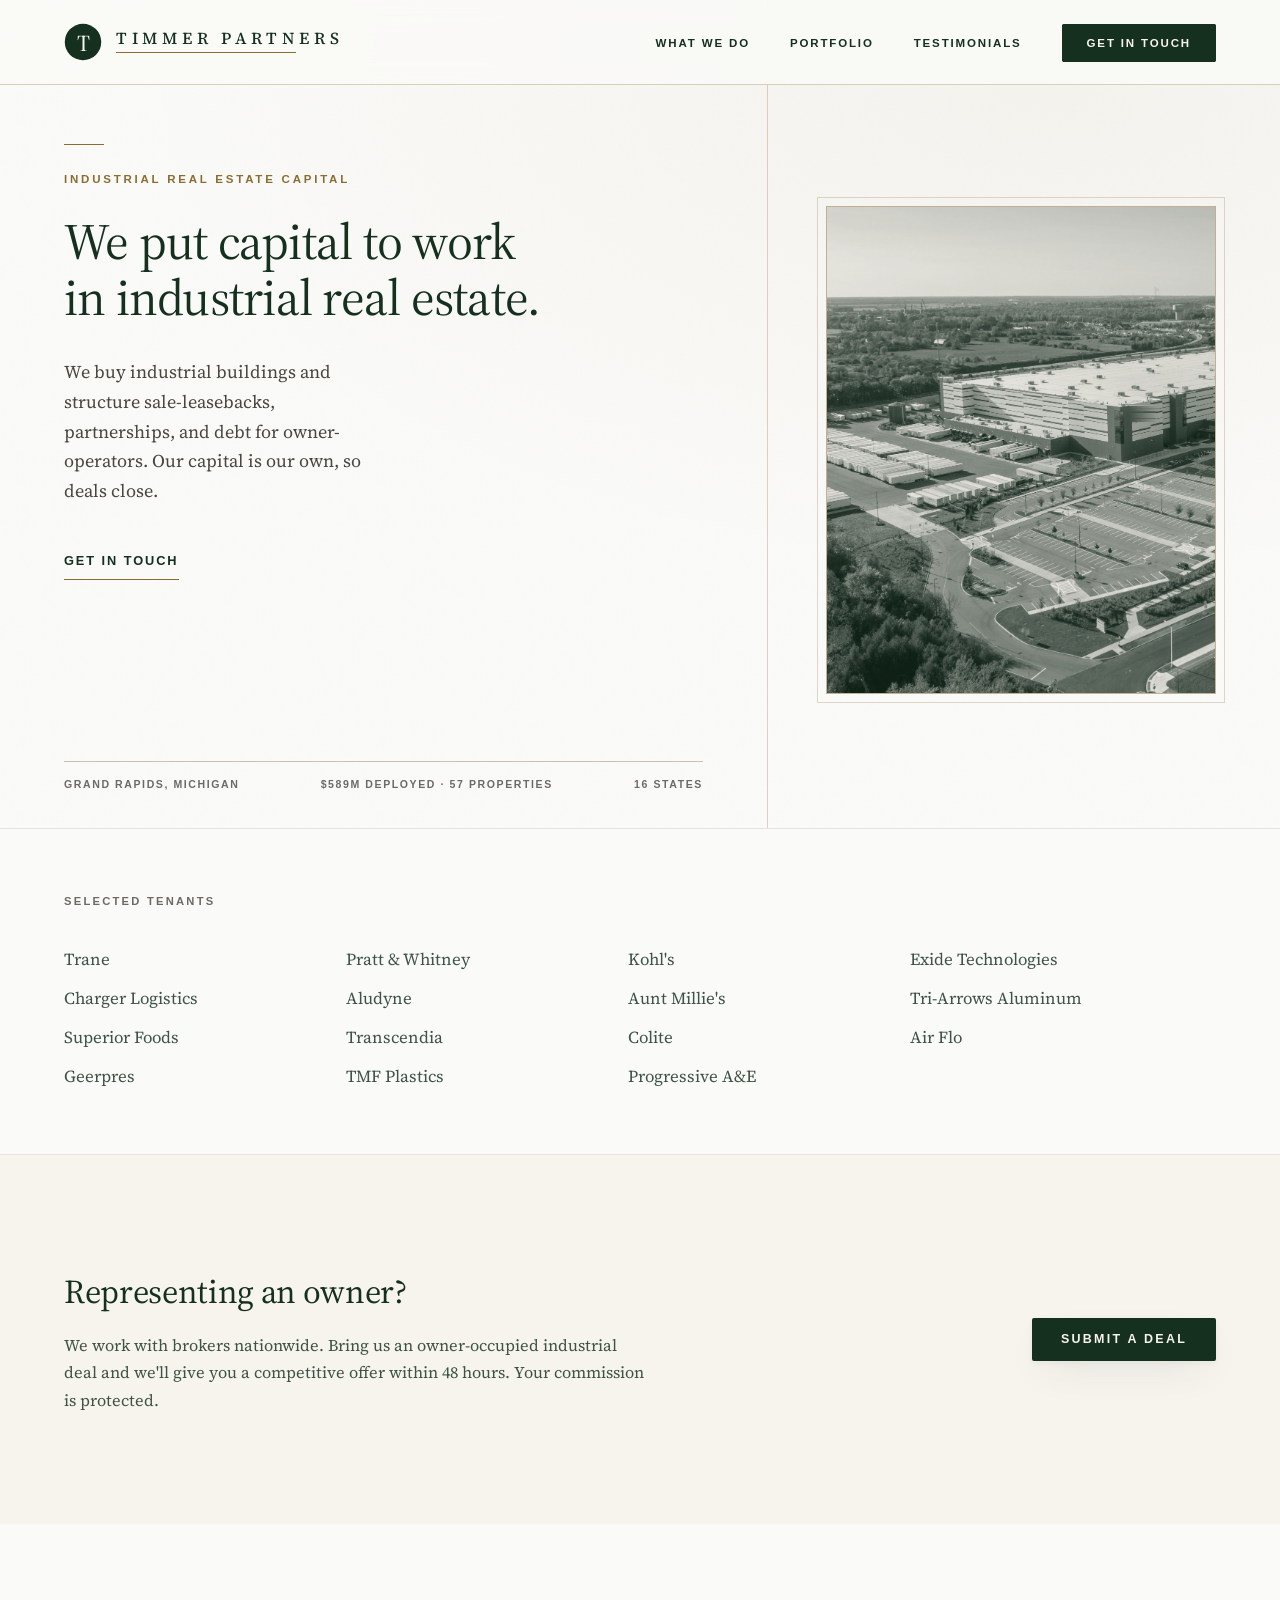
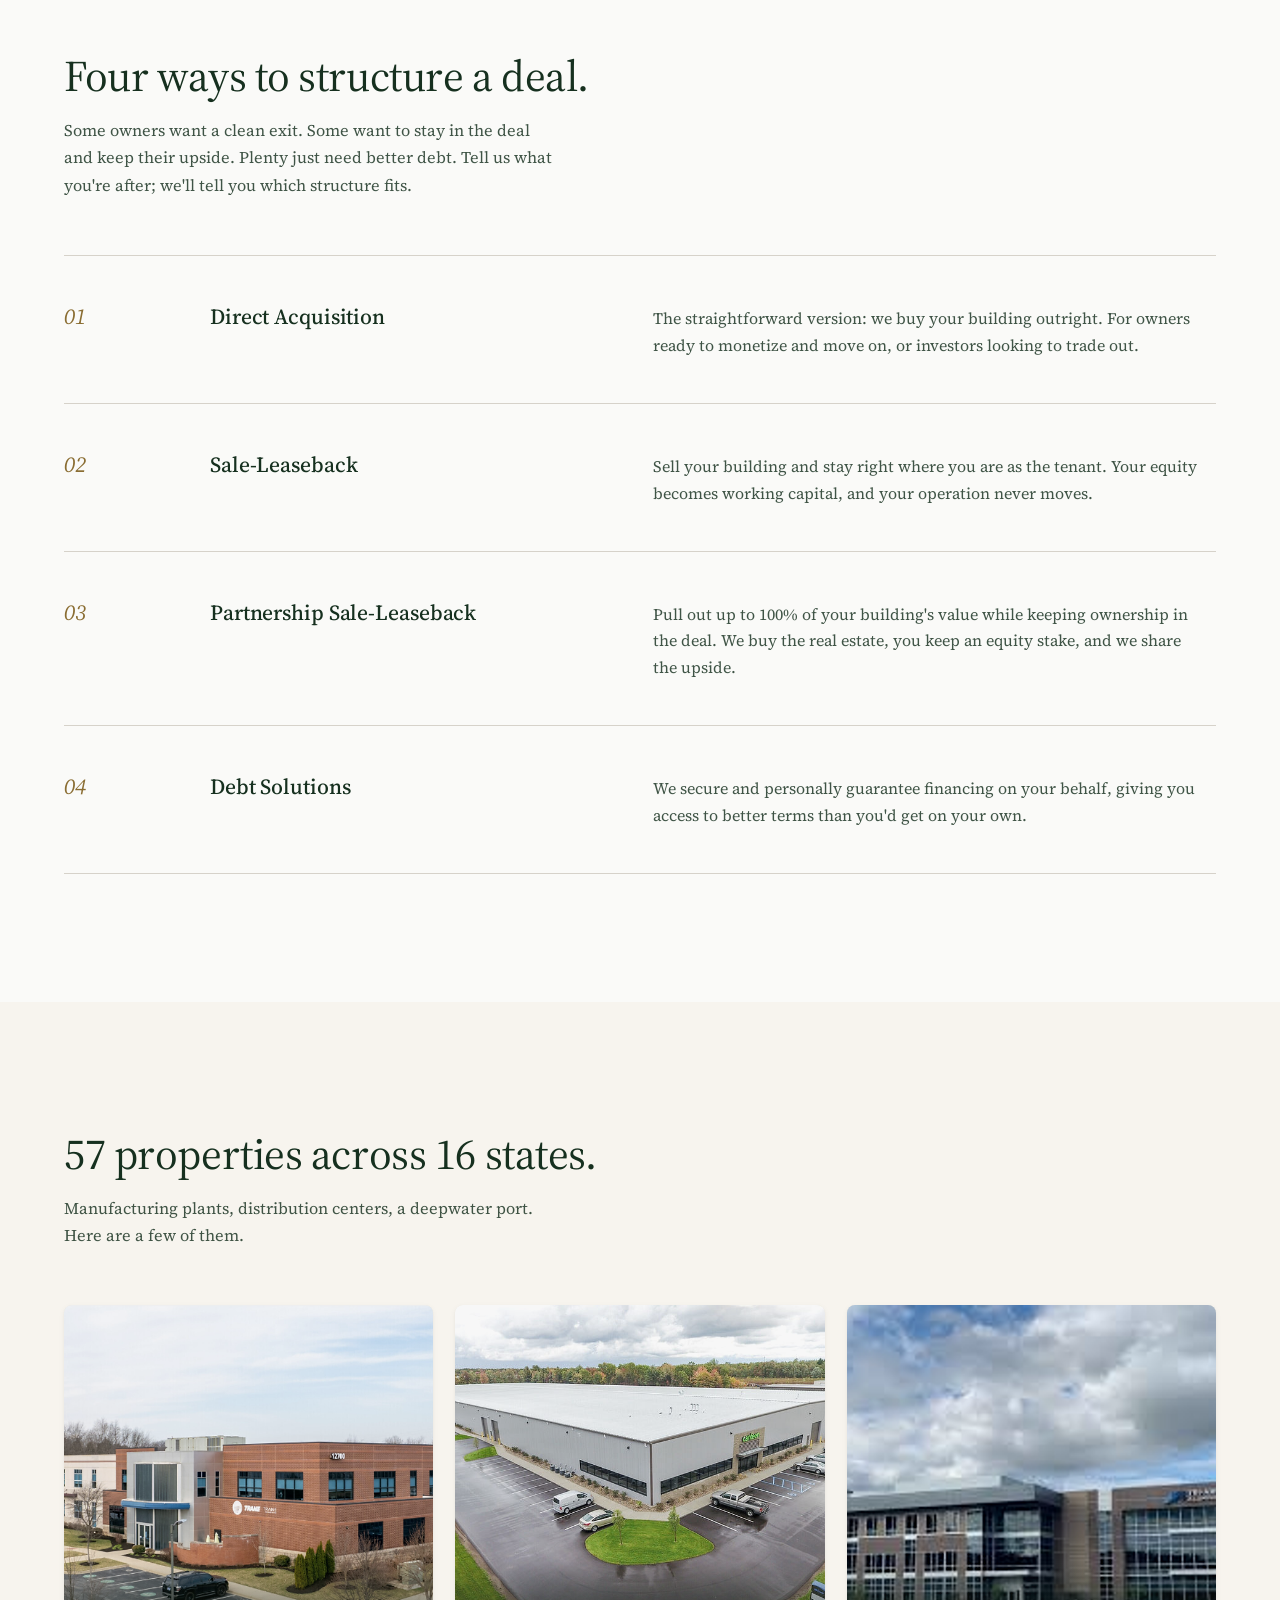
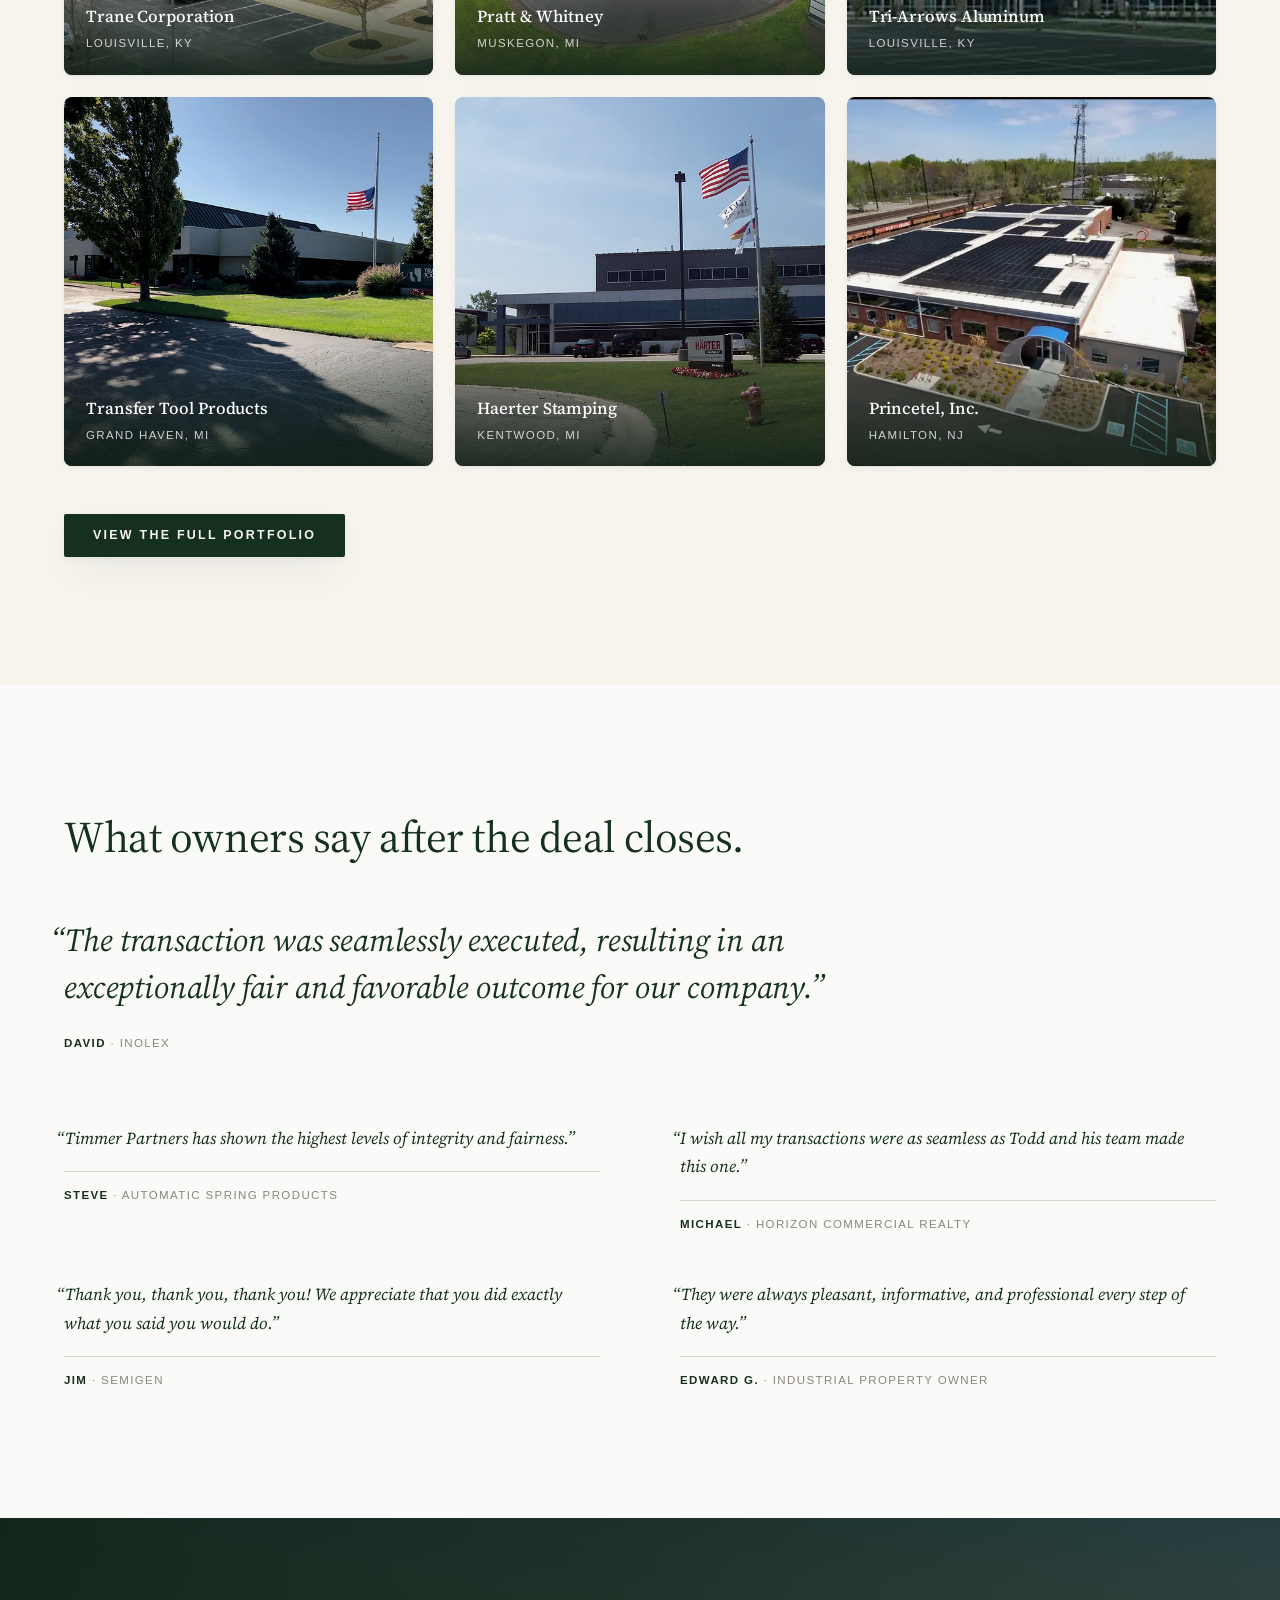
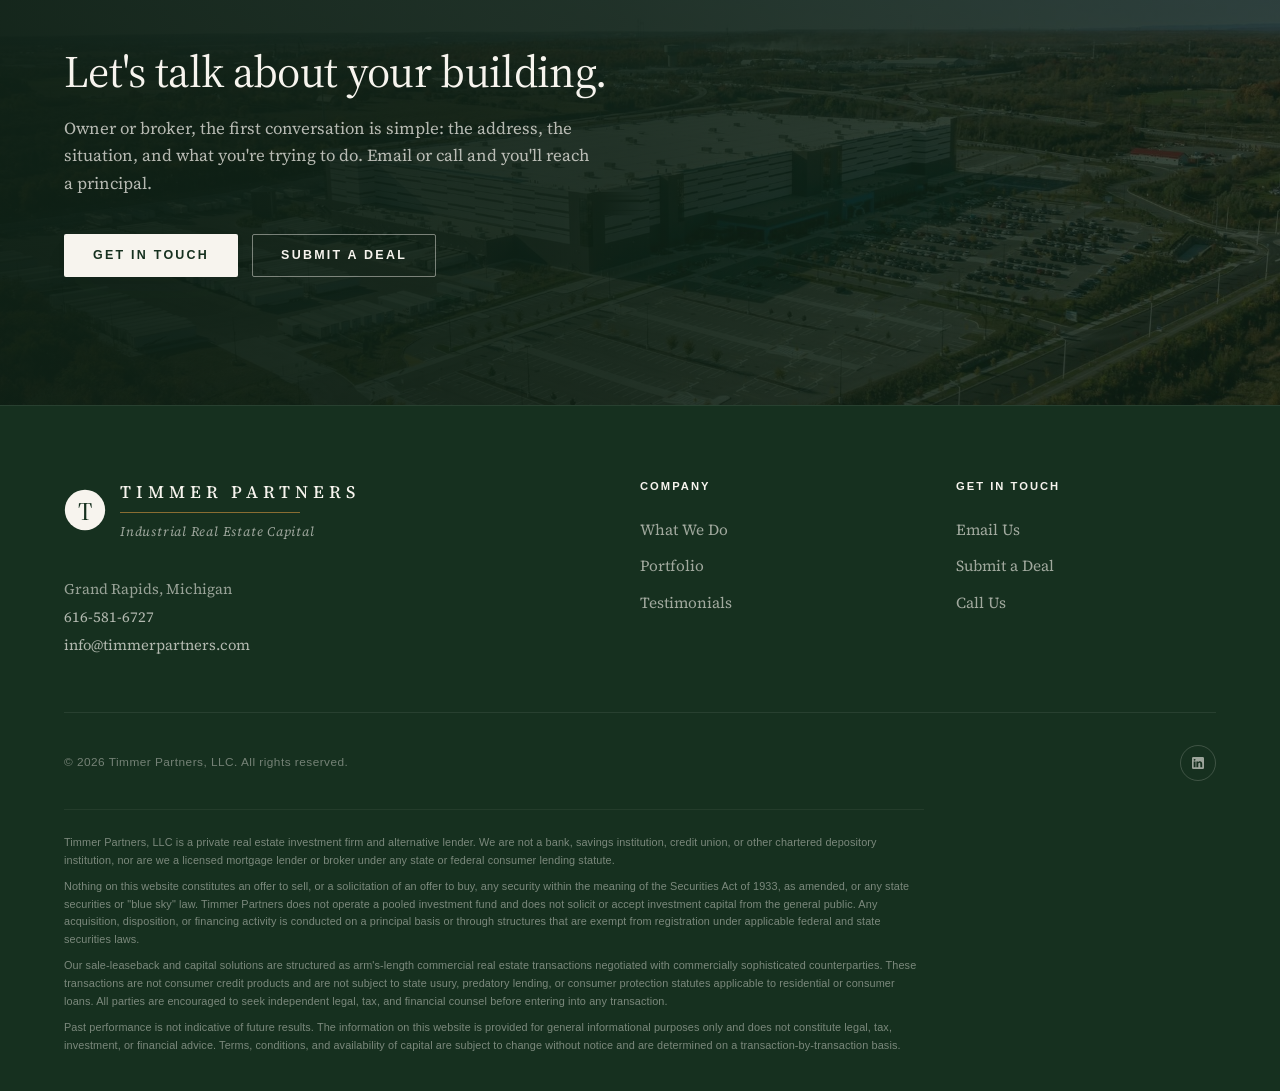
<file: option-c2.html>
<!DOCTYPE html>
<html lang="en">
<head>
    <meta charset="UTF-8">
    <meta name="viewport" content="width=device-width, initial-scale=1.0">
    <title>Option C2: The Plate (aerial) | Timmer Partners</title>
    <meta name="robots" content="noindex">
    <meta name="description" content="Timmer Partners puts capital to work in industrial real estate: acquisitions, sale-leasebacks, partnerships, and debt. $589M deployed across 16 states since 2024.">
    <meta name="theme-color" content="#16301F">

    <!-- Open Graph / Twitter -->
    <meta property="og:type" content="website">
    <meta property="og:url" content="https://timmerpartners.com/">
    <meta property="og:title" content="Timmer Partners | Industrial Real Estate Capital">
    <meta property="og:description" content="Acquisitions, partnerships, debt, and sale-leasebacks. $589M deployed across 52 transactions in 16 states.">
    <meta property="og:image" content="https://timmerpartners.com/og-image.jpg">
    <meta property="og:site_name" content="Timmer Partners">
    <meta name="twitter:card" content="summary_large_image">
    <meta name="twitter:title" content="Timmer Partners | Industrial Real Estate Capital">
    <meta name="twitter:description" content="Acquisitions, partnerships, debt, and sale-leasebacks. $589M deployed across 16 states.">
    <meta name="twitter:image" content="https://timmerpartners.com/og-image.jpg">

    <!-- Favicon -->
    <link rel="icon" type="image/svg+xml" href="brand/brand-favicon.svg">
    <link rel="apple-touch-icon" href="brand/apple-touch-icon.png">

    <!-- Fonts -->
    <link rel="preconnect" href="https://fonts.googleapis.com">
    <link rel="preconnect" href="https://fonts.gstatic.com" crossorigin>
    <link href="https://fonts.googleapis.com/css2?family=Source+Serif+4:ital,opsz,wght@0,8..60,300..700;1,8..60,300..700&display=swap" rel="stylesheet">

    <link rel="stylesheet" href="styles.css?v=9">

    <!-- Schema.org Organization -->
    <script type="application/ld+json">
    {
        "@context": "https://schema.org",
        "@type": "Organization",
        "name": "Timmer Partners",
        "url": "https://timmerpartners.com",
        "logo": "https://timmerpartners.com/brand/brand-primary.svg",
        "description": "Industrial real estate capital: acquisitions, sale-leasebacks, partnerships, and debt. $589M deployed across 16 states since 2024.",
        "address": {
            "@type": "PostalAddress",
            "addressLocality": "Grand Rapids",
            "addressRegion": "MI",
            "addressCountry": "US"
        },
        "telephone": "+1-616-581-6727",
        "email": "info@timmerpartners.com",
        "sameAs": ["https://www.linkedin.com/company/timmer-partners"]
    }
    </script>
    <style>
        header { border-bottom: 1px solid rgba(138, 109, 50, 0.3) !important; }
        .hero.hero-plate {
            display: grid;
            grid-template-columns: minmax(0, 1.5fr) minmax(0, 1fr);
            align-items: stretch;
            padding: 0;
            min-height: clamp(600px, 92svh, 900px);
            background:
                radial-gradient(120% 100% at 82% 10%, rgba(138, 109, 50, 0.055), transparent 60%),
                var(--paper);
            color: var(--forest);
            text-align: left;
            position: relative;
        }
        .hero-plate::after {
            content: '';
            position: absolute;
            inset: 0;
            pointer-events: none;
            opacity: 0.028;
            mix-blend-mode: multiply;
            background-image: url("[data-uri]");
        }
        .hero-copy {
            display: flex;
            flex-direction: column;
            justify-content: space-between;
            padding: clamp(7.5rem, 16svh, 10.5rem) clamp(2.5rem, 5vw, 5rem) 2.2rem max(24px, calc((100vw - 1200px) / 2 + 24px));
            border-right: 1px solid rgba(138, 109, 50, 0.28);
            position: relative;
            z-index: 1;
        }
        .masthead-rule { width: 40px; height: 1px; background: var(--bronze); margin-bottom: 1.25rem; }
        .hero-plate .hero-label {
            display: inline-block;
            color: var(--bronze);
            margin-bottom: 1.6rem;
            letter-spacing: 0.24em;
        }
        .hero-plate h1 {
            font-size: clamp(2.7rem, 3.95vw, 3.6rem);
            line-height: 1.1;
            letter-spacing: -0.015em;
            color: var(--forest);
            margin-bottom: 2rem;
            text-wrap: initial;
        }
        .hero-plate p {
            font-style: normal;
            font-size: 1.125rem;
            color: #4B463E;
            line-height: 1.65;
            max-width: 34ch;
            margin: 0 0 2.6rem;
        }
        .hero-cta {
            display: inline-block;
            width: max-content;
            font-family: var(--font-sans-ui);
            font-size: 0.8rem;
            font-weight: 600;
            letter-spacing: 0.15em;
            text-transform: uppercase;
            color: var(--forest);
            border-bottom: 1px solid var(--bronze);
            padding-bottom: 7px;
            transition: border-color var(--t-fast);
        }
        .hero-cta:hover { border-color: var(--forest); }
        .hero-folio {
            display: flex;
            justify-content: space-between;
            flex-wrap: wrap;
            gap: 10px 24px;
            border-top: 1px solid rgba(138, 109, 50, 0.4);
            padding-top: 14px;
            margin-top: 3rem;
            font-family: var(--font-sans-ui);
            font-size: 0.66rem;
            font-weight: 600;
            letter-spacing: 0.15em;
            text-transform: uppercase;
            color: var(--warm-gray-2);
            font-variant-numeric: tabular-nums;
        }
        .hero-visual {
            display: flex;
            align-items: center;
            justify-content: center;
            padding: clamp(7rem, 15svh, 9.5rem) max(24px, calc((100vw - 1200px) / 2 + 24px)) clamp(3.4rem, 7svh, 5rem) clamp(2.4rem, 4.5vw, 4.5rem);
            position: relative;
            z-index: 1;
        }
        .hero-plate-fig { margin: 0; width: 100%; max-width: 470px; }
        .hero-plate-fig img {
            display: block;
            width: 100%;
            aspect-ratio: 4 / 5;
            object-fit: cover;
            border: 1px solid rgba(138, 109, 50, 0.5);
            outline: 1px solid rgba(138, 109, 50, 0.25);
            outline-offset: 8px;
        }
        @media (prefers-reduced-motion: no-preference) {
            .masthead-rule { animation: rule-draw 700ms cubic-bezier(0.25, 0.8, 0.25, 1) 300ms both; }
            .hero-plate .hero-label { animation: rise-in 500ms var(--ease) both; }
            .hero-plate h1 { animation: rise-in 600ms var(--ease) 120ms both; }
            .hero-plate p, .hero-cta { animation: rise-in 600ms var(--ease) 420ms both; }
            .hero-folio { animation: rise-in 600ms var(--ease) 550ms both; }
            .hero-plate-fig { animation: plate-in 800ms var(--ease) 500ms both; }
        }
        @keyframes rise-in { from { opacity: 0; transform: translateY(8px); } to { opacity: 1; transform: none; } }
        @keyframes rule-draw { from { width: 0; } to { width: 40px; } }
        @keyframes plate-in { from { opacity: 0; transform: translateY(10px); } to { opacity: 1; transform: none; } }
        @media (max-width: 968px) {
            .hero.hero-plate { grid-template-columns: 1fr; min-height: 0; }
            .hero-copy { border-right: none; padding: 8.5rem 24px 2rem; }
            .hero-folio { margin-top: 2.4rem; }
            .hero-visual { padding: 1rem 24px 3.5rem; }
            .hero-plate-fig { max-width: 420px; }
        }
    </style>
</head>
<body>

    <!-- HEADER -->
    <header id="header">
        <nav class="container">
            <a href="index.html" class="logo" aria-label="Timmer Partners home">
                <svg class="logo-mark" viewBox="0 0 100 100" xmlns="http://www.w3.org/2000/svg" aria-hidden="true">
                    <circle cx="50" cy="50" r="48" fill="#16301F"/>
                    <text x="50" y="53" font-family="'Source Serif 4', 'Source Serif Pro', Georgia, serif" font-size="60" font-weight="500" fill="#F7F4EE" text-anchor="middle" dominant-baseline="central">T</text>
                </svg>
                <span class="logo-text">
                    <span class="logo-wordmark">Timmer Partners</span>
                    <span class="logo-hairline"></span>
                </span>
            </a>
            <ul class="nav-links" id="navLinks">
                <li><a href="#solutions">What We Do</a></li>
                <li><a href="portfolio.html">Portfolio</a></li>
                <li><a href="#testimonials">Testimonials</a></li>
                <li><a href="#contact" class="nav-cta">Get in Touch</a></li>
            </ul>
            <button class="mobile-toggle" id="mobileToggle" aria-label="Toggle menu" aria-expanded="false">
                <span></span><span></span><span></span>
            </button>
        </nav>
    </header>

    <!-- HERO -->
    <section class="hero hero-plate">
        <div class="hero-copy">
            <div class="hero-copy-main">
                <div class="masthead-rule"></div>
                <span class="hero-label">Industrial Real Estate Capital</span>
                <h1>We put capital to work<br>in industrial real estate.</h1>
                <p>We buy industrial buildings and structure sale-leasebacks, partnerships, and debt for owner-operators. Our capital is our own, so deals close.</p>
                <a class="hero-cta" href="#contact">Get in Touch</a>
            </div>
            <div class="hero-folio">
                <span>Grand Rapids, Michigan</span>
                <span>$589M Deployed &middot; 57 Properties</span>
                <span>16 States</span>
            </div>
        </div>
        <div class="hero-visual">
            <figure class="hero-plate-fig">
                <img src="plate-aerial.jpg" alt="" fetchpriority="high">
            </figure>
        </div>
    </section>

    <!-- TENANT STRIP -->
    <section class="tenant-strip" aria-label="Selected tenants">
        <div class="container">
            <div class="tenant-strip-label">Selected Tenants</div>
            <div class="tenant-row">
                <a href="portfolio.html?tenant=trane">Trane</a>
                <a href="portfolio.html?tenant=pratt-whitney">Pratt &amp; Whitney</a>
                <a href="portfolio.html?tenant=kohls">Kohl's</a>
                <span>Exide Technologies</span>
                <a href="portfolio.html?tenant=charger-logistics">Charger Logistics</a>
                <a href="portfolio.html?tenant=aludyne">Aludyne</a>
                <a href="portfolio.html?tenant=aunt-millies">Aunt Millie's</a>
                <a href="portfolio.html?tenant=tri-arrows-aluminum">Tri-Arrows Aluminum</a>
                <a href="portfolio.html?tenant=superior-foods">Superior Foods</a>
                <a href="portfolio.html?tenant=transcendia">Transcendia</a>
                <a href="portfolio.html?tenant=colite">Colite</a>
                <a href="portfolio.html?tenant=air-flo">Air Flo</a>
                <a href="portfolio.html?tenant=geerpres">Geerpres</a>
                <a href="portfolio.html?tenant=tmf-plastics">TMF Plastics</a>
                <a href="portfolio.html?tenant=progressive-ae">Progressive A&amp;E</a>
            </div>
        </div>
    </section>

    <!-- BROKER CALLOUT -->
    <section class="broker-callout">
        <div class="container">
            <div class="broker-inner">
                <div>
                    <h2>Representing an owner?</h2>
                    <p>We work with brokers nationwide. Bring us an owner-occupied industrial deal and we'll give you a competitive offer within 48 hours. Your commission is protected.</p>
                </div>
                <a href="#contact" class="btn btn-primary">Submit a Deal</a>
            </div>
        </div>
    </section>

    <!-- CAPITAL SOLUTIONS -->
    <section class="solutions" id="solutions">
        <div class="container">
            <div class="section-head">
                <h2 class="section-heading">Four ways to structure a deal.</h2>
                <p class="section-lede">Some owners want a clean exit. Some want to stay in the deal and keep their upside. Plenty just need better debt. Tell us what you're after; we'll tell you which structure fits.</p>
            </div>
            <div class="solutions-list">
                <div class="solution-row">
                    <span class="solution-num">01</span>
                    <h3>Direct Acquisition</h3>
                    <p>The straightforward version: we buy your building outright. For owners ready to monetize and move on, or investors looking to trade out.</p>
                </div>
                <div class="solution-row">
                    <span class="solution-num">02</span>
                    <h3>Sale-Leaseback</h3>
                    <p>Sell your building and stay right where you are as the tenant. Your equity becomes working capital, and your operation never moves.</p>
                </div>
                <div class="solution-row">
                    <span class="solution-num">03</span>
                    <h3>Partnership Sale-Leaseback</h3>
                    <p>Pull out up to 100% of your building's value while keeping ownership in the deal. We buy the real estate, you keep an equity stake, and we share the upside.</p>
                </div>
                <div class="solution-row">
                    <span class="solution-num">04</span>
                    <h3>Debt Solutions</h3>
                    <p>We secure and personally guarantee financing on your behalf, giving you access to better terms than you'd get on your own.</p>
                </div>
            </div>
        </div>
    </section>

    <!-- PORTFOLIO PREVIEW -->
    <section class="portfolio" id="portfolio">
        <div class="container">
            <div class="section-head">
                <h2 class="section-heading">57 properties across 16 states.</h2>
                <p class="section-lede">Manufacturing plants, distribution centers, a deepwater port. Here are a few of them.</p>
            </div>
            <div class="portfolio-grid">
                <div class="portfolio-card">
                    <img src="photos/trane.jpg" alt="Trane Corporation - Louisville, KY" loading="lazy">
                    <div class="portfolio-card-overlay">
                        <div class="portfolio-card-tenant">Trane Corporation</div>
                        <div class="portfolio-card-location">Louisville, KY</div>
                    </div>
                </div>
                <div class="portfolio-card">
                    <img src="photos/pratt-whitney.jpg" alt="Pratt & Whitney - Muskegon, MI" loading="lazy">
                    <div class="portfolio-card-overlay">
                        <div class="portfolio-card-tenant">Pratt &amp; Whitney</div>
                        <div class="portfolio-card-location">Muskegon, MI</div>
                    </div>
                </div>
                <div class="portfolio-card">
                    <img src="photos/tri-arrows-aluminum.jpg" alt="Tri-Arrows Aluminum - Louisville, KY" loading="lazy">
                    <div class="portfolio-card-overlay">
                        <div class="portfolio-card-tenant">Tri-Arrows Aluminum</div>
                        <div class="portfolio-card-location">Louisville, KY</div>
                    </div>
                </div>
                <div class="portfolio-card">
                    <img src="photos/transfer-tool.jpg" alt="Transfer Tool Products - Grand Haven, MI" loading="lazy">
                    <div class="portfolio-card-overlay">
                        <div class="portfolio-card-tenant">Transfer Tool Products</div>
                        <div class="portfolio-card-location">Grand Haven, MI</div>
                    </div>
                </div>
                <div class="portfolio-card">
                    <img src="photos/haerter.jpg" alt="Haerter Stamping - Kentwood, MI" loading="lazy">
                    <div class="portfolio-card-overlay">
                        <div class="portfolio-card-tenant">Haerter Stamping</div>
                        <div class="portfolio-card-location">Kentwood, MI</div>
                    </div>
                </div>
                <div class="portfolio-card">
                    <img src="photos/princetel.jpg" alt="Princetel - Hamilton, NJ" loading="lazy">
                    <div class="portfolio-card-overlay">
                        <div class="portfolio-card-tenant">Princetel, Inc.</div>
                        <div class="portfolio-card-location">Hamilton, NJ</div>
                    </div>
                </div>
            </div>
            <div class="portfolio-cta">
                <a href="portfolio.html" class="btn btn-dark">View the Full Portfolio</a>
            </div>
        </div>
    </section>

    <!-- TESTIMONIALS -->
    <section class="testimonials" id="testimonials">
        <div class="container">
            <div class="section-head">
                <h2 class="section-heading">What owners say after the deal closes.</h2>
            </div>
            <figure class="quote-feature">
                <blockquote>&ldquo;The transaction was seamlessly executed, resulting in an exceptionally fair and favorable outcome for our company.&rdquo;</blockquote>
                <figcaption><span class="quote-name">David</span> &middot; Inolex</figcaption>
            </figure>
            <div class="quote-grid">
                <figure class="quote">
                    <blockquote>&ldquo;Timmer Partners has shown the highest levels of integrity and fairness.&rdquo;</blockquote>
                    <figcaption><span class="quote-name">Steve</span> &middot; Automatic Spring Products</figcaption>
                </figure>
                <figure class="quote">
                    <blockquote>&ldquo;I wish all my transactions were as seamless as Todd and his team made this one.&rdquo;</blockquote>
                    <figcaption><span class="quote-name">Michael</span> &middot; Horizon Commercial Realty</figcaption>
                </figure>
                <figure class="quote">
                    <blockquote>&ldquo;Thank you, thank you, thank you! We appreciate that you did exactly what you said you would do.&rdquo;</blockquote>
                    <figcaption><span class="quote-name">Jim</span> &middot; Semigen</figcaption>
                </figure>
                <figure class="quote">
                    <blockquote>&ldquo;They were always pleasant, informative, and professional every step of the way.&rdquo;</blockquote>
                    <figcaption><span class="quote-name">Edward G.</span> &middot; Industrial Property Owner</figcaption>
                </figure>
            </div>
        </div>
    </section>

    <!-- FOOTER CTA -->
    <section class="footer-cta" id="contact">
        <div class="footer-cta-media" aria-hidden="true">
            <img src="hero-industrial.jpg" alt="" loading="lazy" width="1920" height="1279">
        </div>
        <div class="container">
            <div class="footer-cta-inner">
                <div>
                    <h2>Let's talk about your building.</h2>
                    <p>Owner or broker, the first conversation is simple: the address, the situation, and what you're trying to do. Email or call and you'll reach a principal.</p>
                </div>
                <div class="footer-cta-buttons">
                    <a href="mailto:info@timmerpartners.com" class="btn btn-white">Get in Touch</a>
                    <a href="mailto:info@timmerpartners.com?subject=Deal%20Submission" class="btn btn-outline-white">Submit a Deal</a>
                </div>
            </div>
        </div>
    </section>

    <!-- FOOTER -->
    <footer>
        <div class="container">
            <div class="footer-grid">
                <div class="footer-left">
                    <div class="footer-logo" aria-label="Timmer Partners">
                        <svg class="footer-logo-mark" viewBox="0 0 100 100" xmlns="http://www.w3.org/2000/svg" aria-hidden="true">
                            <circle cx="50" cy="50" r="48" fill="#F7F4EE"/>
                            <text x="50" y="53" font-family="'Source Serif 4', 'Source Serif Pro', Georgia, serif" font-size="60" font-weight="500" fill="#16301F" text-anchor="middle" dominant-baseline="central">T</text>
                        </svg>
                        <div class="footer-logo-text">
                            <span class="footer-logo-wordmark">Timmer Partners</span>
                            <span class="footer-logo-hairline"></span>
                            <span class="footer-logo-tagline">Industrial Real Estate Capital</span>
                        </div>
                    </div>
                    <p>
                        Grand Rapids, Michigan<br>
                        <a href="tel:6165816727">616-581-6727</a><br>
                        <a href="mailto:info@timmerpartners.com">info@timmerpartners.com</a>
                    </p>
                </div>
                <div class="footer-col">
                    <h4>Company</h4>
                    <ul class="footer-links">
                        <li><a href="#solutions">What We Do</a></li>
                        <li><a href="portfolio.html">Portfolio</a></li>
                        <li><a href="#testimonials">Testimonials</a></li>
                    </ul>
                </div>
                <div class="footer-col">
                    <h4>Get in Touch</h4>
                    <ul class="footer-links">
                        <li><a href="mailto:info@timmerpartners.com">Email Us</a></li>
                        <li><a href="mailto:info@timmerpartners.com?subject=Deal%20Submission">Submit a Deal</a></li>
                        <li><a href="tel:6165816727">Call Us</a></li>
                    </ul>
                </div>
            </div>
            <div class="footer-bottom">
                <div>&copy; 2026 Timmer Partners, LLC. All rights reserved.</div>
                <div class="footer-social">
                    <a href="https://www.linkedin.com/company/timmer-partners" target="_blank" rel="noopener" aria-label="LinkedIn">
                        <svg viewBox="0 0 24 24" fill="currentColor" aria-hidden="true"><path d="M19 3a2 2 0 0 1 2 2v14a2 2 0 0 1-2 2H5a2 2 0 0 1-2-2V5a2 2 0 0 1 2-2h14zM8.339 18.337V9.725h-2.86v8.612h2.86zM6.91 8.546c.916 0 1.488-.607 1.488-1.366-.018-.776-.572-1.366-1.471-1.366-.898 0-1.487.59-1.487 1.366 0 .76.572 1.366 1.453 1.366h.017zm11.428 9.79V13.4c0-2.642-1.41-3.872-3.291-3.872-1.518 0-2.198.835-2.578 1.421v-1.221h-2.86c.038.807 0 8.612 0 8.612h2.86v-4.81c0-.257.018-.514.094-.698.207-.514.677-1.045 1.467-1.045 1.034 0 1.448.788 1.448 1.945v4.608h2.86z"/></svg>
                    </a>
                </div>
            </div>
            <div class="footer-disclosures">
                <p>Timmer Partners, LLC is a private real estate investment firm and alternative lender. We are not a bank, savings institution, credit union, or other chartered depository institution, nor are we a licensed mortgage lender or broker under any state or federal consumer lending statute.</p>
                <p>Nothing on this website constitutes an offer to sell, or a solicitation of an offer to buy, any security within the meaning of the Securities Act of 1933, as amended, or any state securities or "blue sky" law. Timmer Partners does not operate a pooled investment fund and does not solicit or accept investment capital from the general public. Any acquisition, disposition, or financing activity is conducted on a principal basis or through structures that are exempt from registration under applicable federal and state securities laws.</p>
                <p>Our sale-leaseback and capital solutions are structured as arm's-length commercial real estate transactions negotiated with commercially sophisticated counterparties. These transactions are not consumer credit products and are not subject to state usury, predatory lending, or consumer protection statutes applicable to residential or consumer loans. All parties are encouraged to seek independent legal, tax, and financial counsel before entering into any transaction.</p>
                <p>Past performance is not indicative of future results. The information on this website is provided for general informational purposes only and does not constitute legal, tax, investment, or financial advice. Terms, conditions, and availability of capital are subject to change without notice and are determined on a transaction-by-transaction basis.</p>
            </div>
        </div>
    </footer>

    <script>
        // Header scroll effect (IntersectionObserver, no scroll listener)
        const header = document.getElementById('header');
        const sentinel = document.createElement('div');
        sentinel.style.cssText = 'position:absolute;top:0;left:0;height:60px;width:1px;pointer-events:none;';
        document.body.prepend(sentinel);
        new IntersectionObserver(([e]) => {
            header.classList.toggle('scrolled', !e.isIntersecting);
        }).observe(sentinel);

        // Mobile menu toggle
        const mobileToggle = document.getElementById('mobileToggle');
        const navLinks = document.getElementById('navLinks');
        mobileToggle.addEventListener('click', () => {
            const isOpen = navLinks.classList.toggle('active');
            mobileToggle.setAttribute('aria-expanded', String(isOpen));
        });
        document.querySelectorAll('.nav-links a').forEach(link => {
            link.addEventListener('click', () => {
                navLinks.classList.remove('active');
                mobileToggle.setAttribute('aria-expanded', 'false');
            });
        });

    </script>

</body>
</html>
</file>
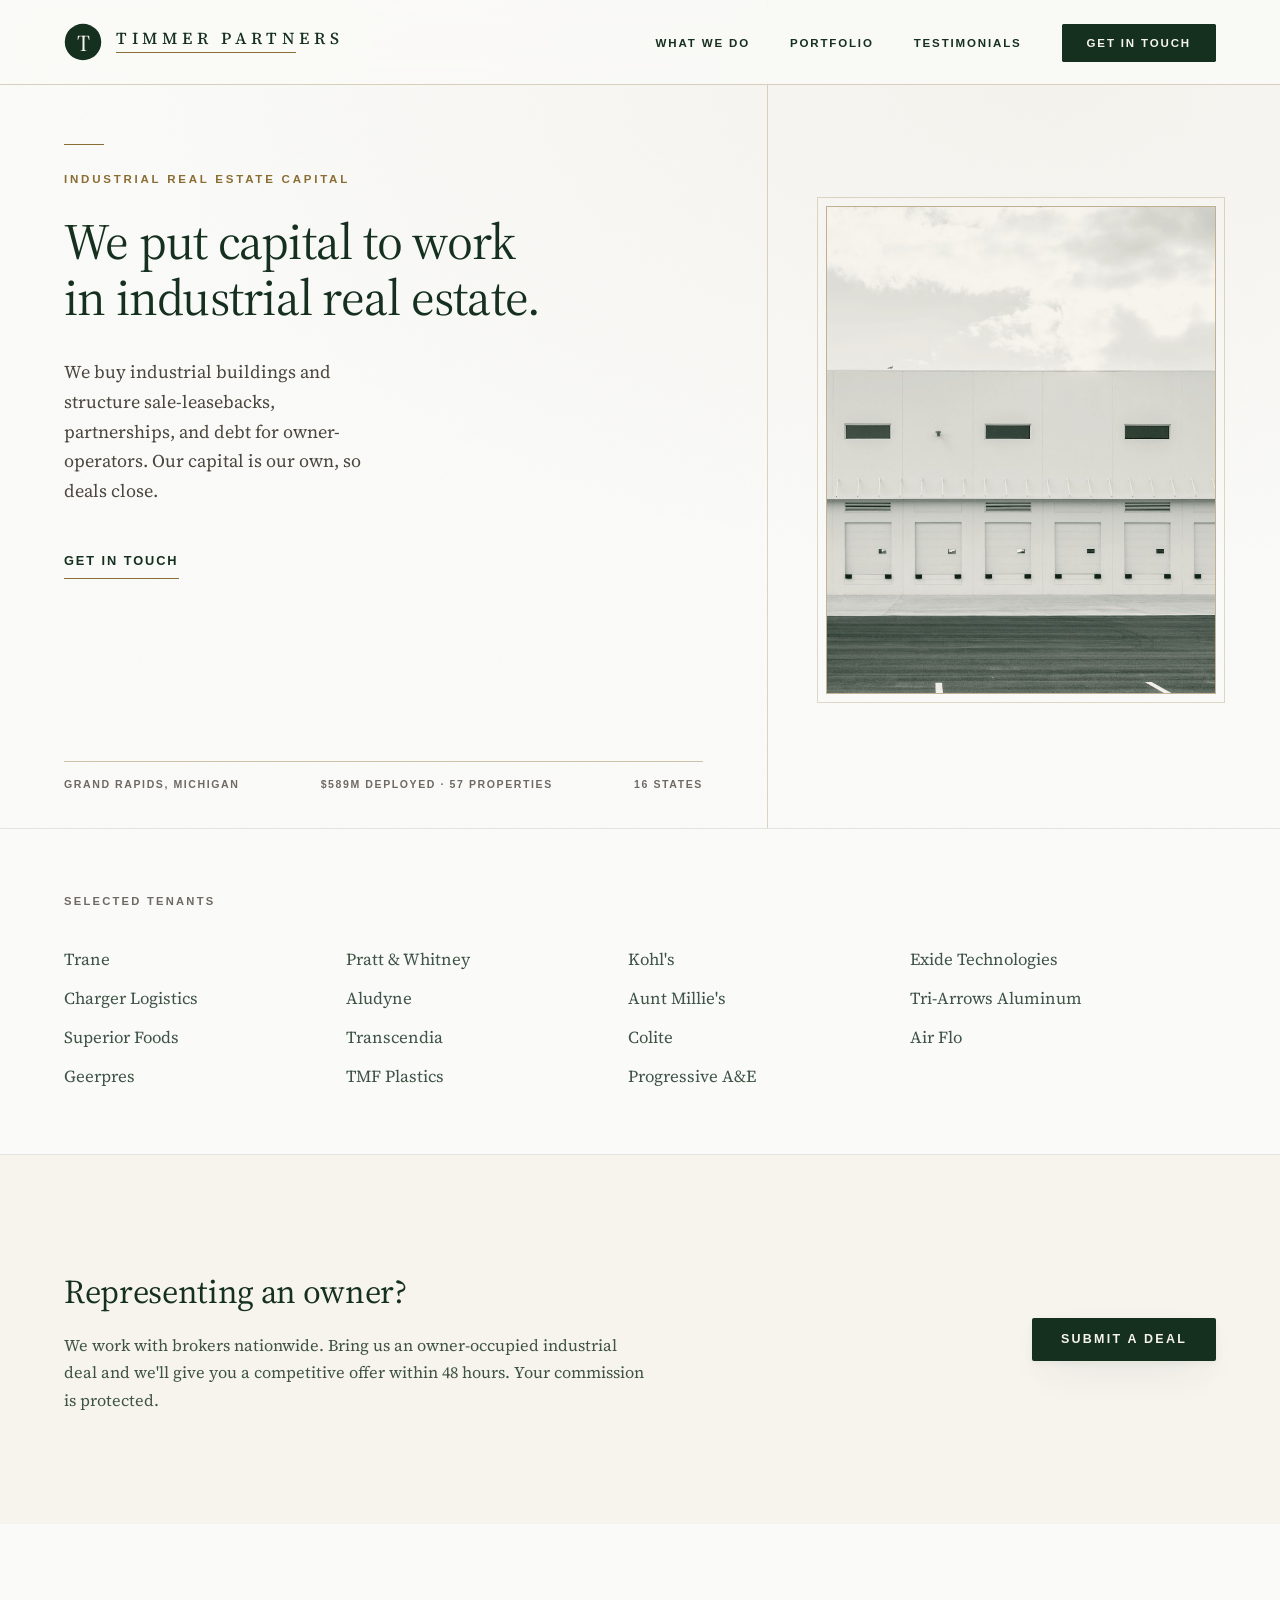
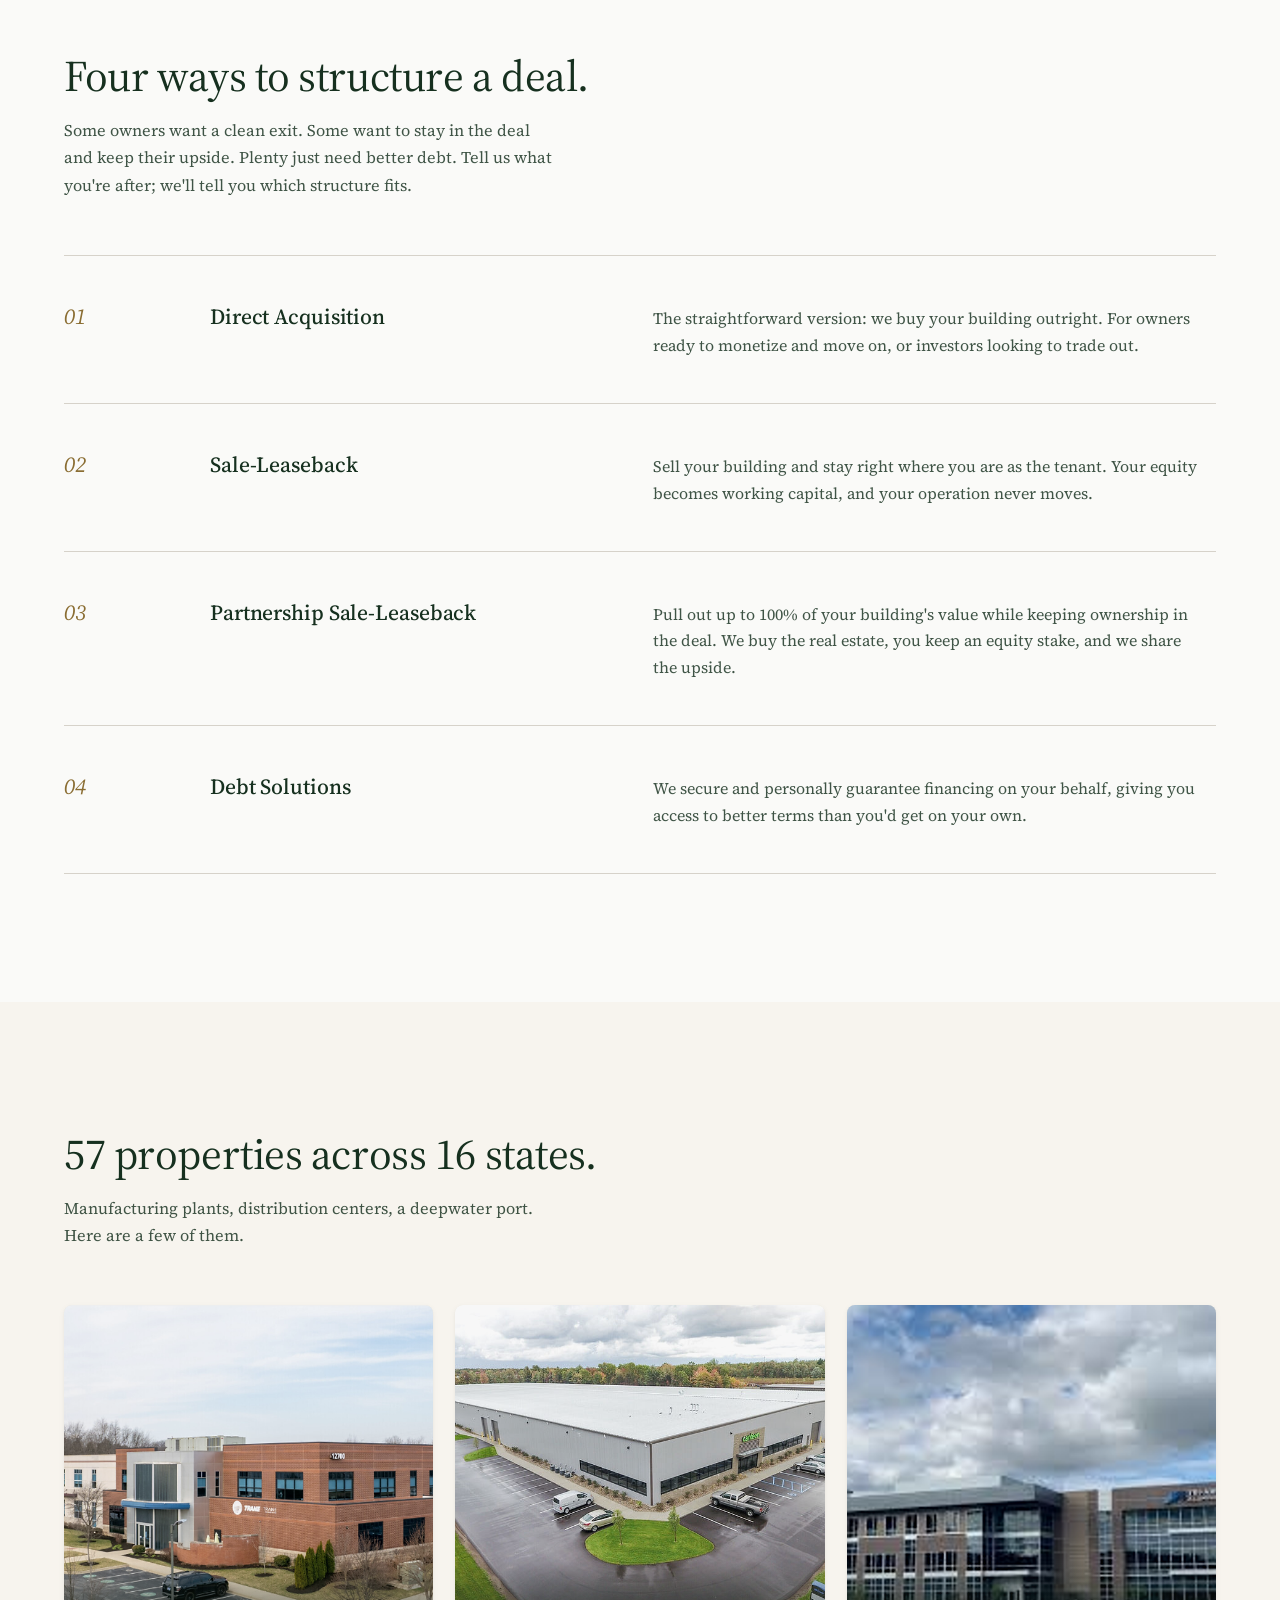
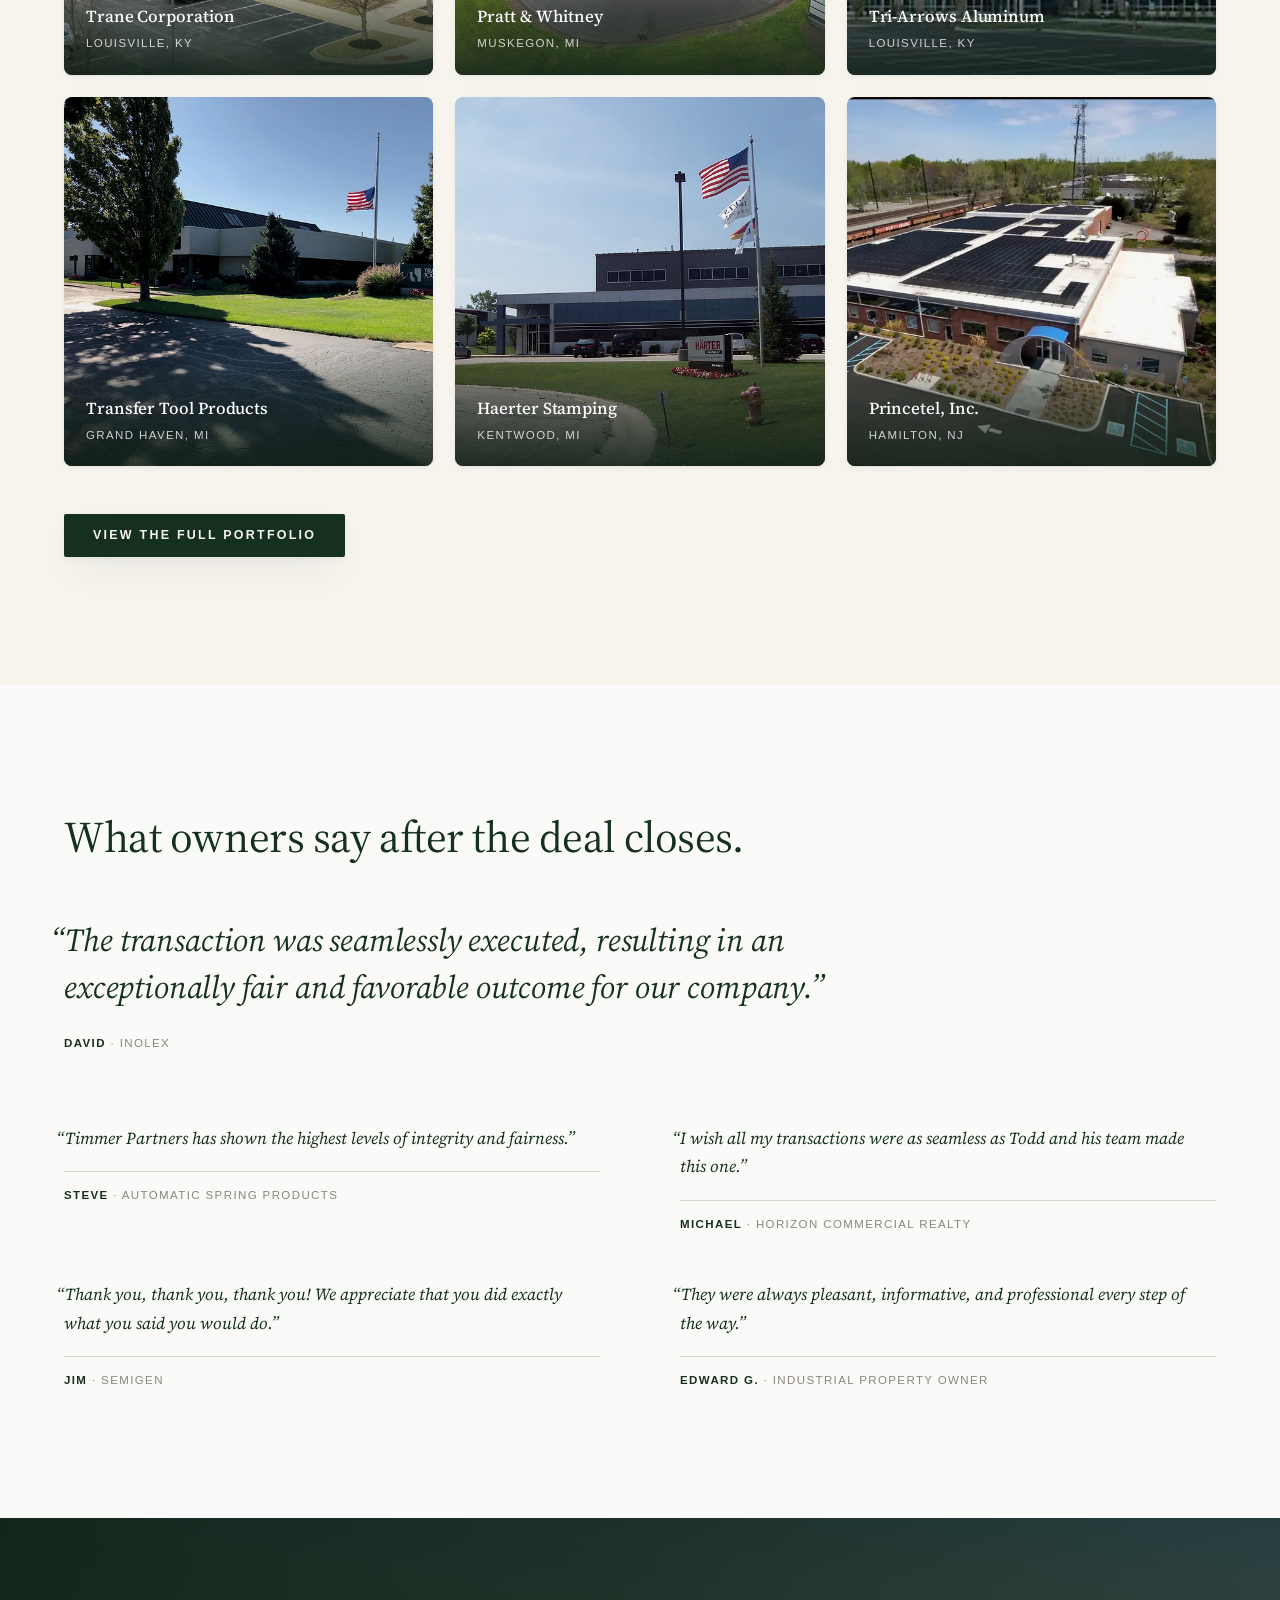
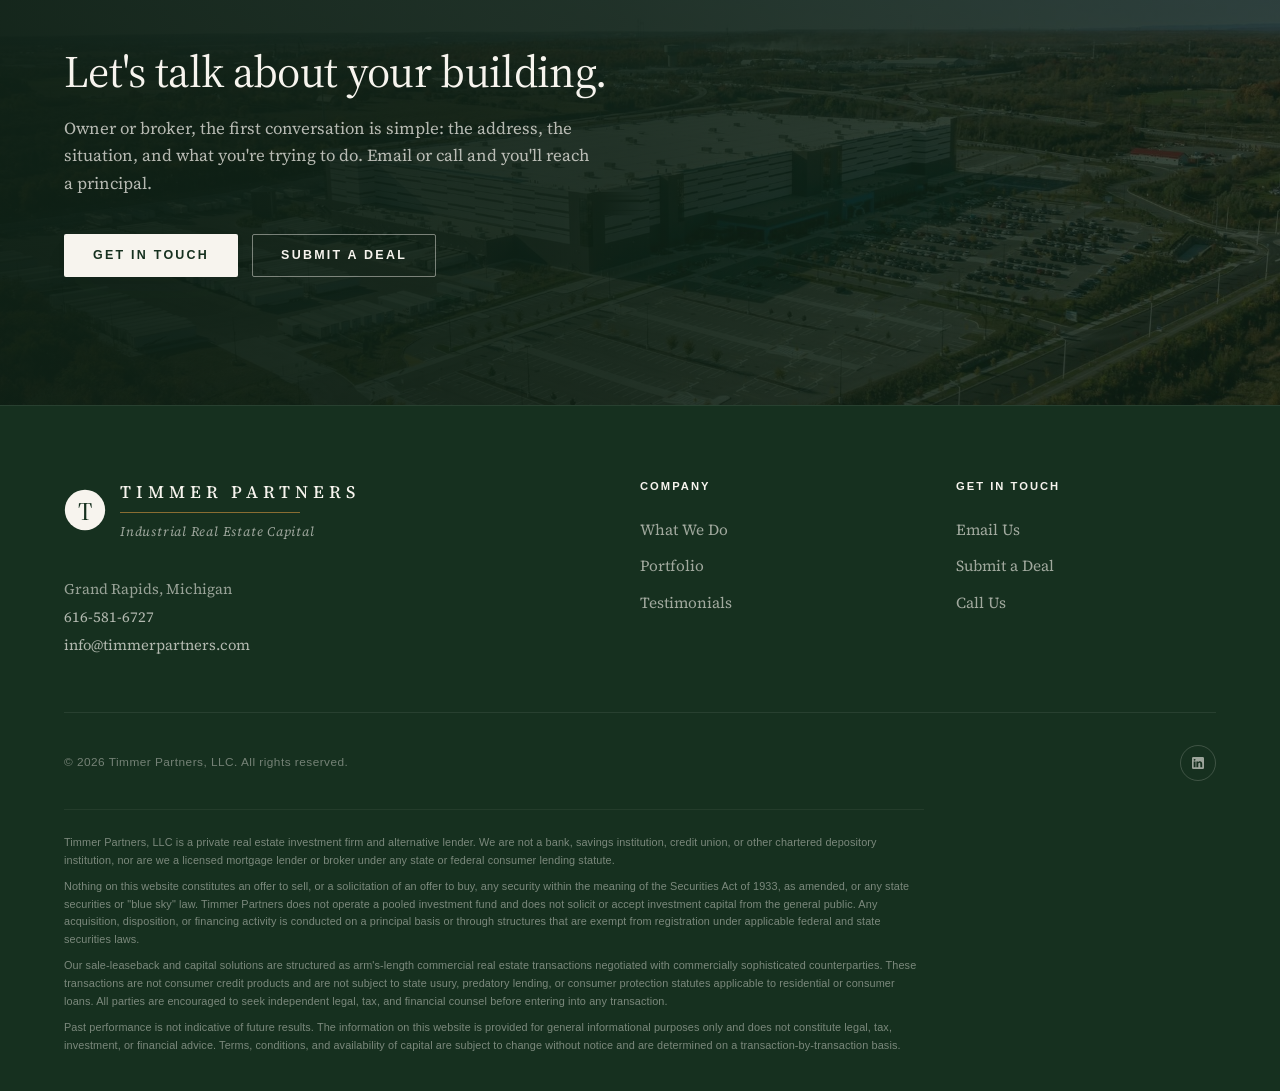
<file: option-c3.html>
<!DOCTYPE html>
<html lang="en">
<head>
    <meta charset="UTF-8">
    <meta name="viewport" content="width=device-width, initial-scale=1.0">
    <title>Option C3: The Plate (dock wall) | Timmer Partners</title>
    <meta name="robots" content="noindex">
    <meta name="description" content="Timmer Partners puts capital to work in industrial real estate: acquisitions, sale-leasebacks, partnerships, and debt. $589M deployed across 16 states since 2024.">
    <meta name="theme-color" content="#16301F">

    <!-- Open Graph / Twitter -->
    <meta property="og:type" content="website">
    <meta property="og:url" content="https://timmerpartners.com/">
    <meta property="og:title" content="Timmer Partners | Industrial Real Estate Capital">
    <meta property="og:description" content="Acquisitions, partnerships, debt, and sale-leasebacks. $589M deployed across 52 transactions in 16 states.">
    <meta property="og:image" content="https://timmerpartners.com/og-image.jpg">
    <meta property="og:site_name" content="Timmer Partners">
    <meta name="twitter:card" content="summary_large_image">
    <meta name="twitter:title" content="Timmer Partners | Industrial Real Estate Capital">
    <meta name="twitter:description" content="Acquisitions, partnerships, debt, and sale-leasebacks. $589M deployed across 16 states.">
    <meta name="twitter:image" content="https://timmerpartners.com/og-image.jpg">

    <!-- Favicon -->
    <link rel="icon" type="image/svg+xml" href="brand/brand-favicon.svg">
    <link rel="apple-touch-icon" href="brand/apple-touch-icon.png">

    <!-- Fonts -->
    <link rel="preconnect" href="https://fonts.googleapis.com">
    <link rel="preconnect" href="https://fonts.gstatic.com" crossorigin>
    <link href="https://fonts.googleapis.com/css2?family=Source+Serif+4:ital,opsz,wght@0,8..60,300..700;1,8..60,300..700&display=swap" rel="stylesheet">

    <link rel="stylesheet" href="styles.css?v=9">

    <!-- Schema.org Organization -->
    <script type="application/ld+json">
    {
        "@context": "https://schema.org",
        "@type": "Organization",
        "name": "Timmer Partners",
        "url": "https://timmerpartners.com",
        "logo": "https://timmerpartners.com/brand/brand-primary.svg",
        "description": "Industrial real estate capital: acquisitions, sale-leasebacks, partnerships, and debt. $589M deployed across 16 states since 2024.",
        "address": {
            "@type": "PostalAddress",
            "addressLocality": "Grand Rapids",
            "addressRegion": "MI",
            "addressCountry": "US"
        },
        "telephone": "+1-616-581-6727",
        "email": "info@timmerpartners.com",
        "sameAs": ["https://www.linkedin.com/company/timmer-partners"]
    }
    </script>
    <style>
        header { border-bottom: 1px solid rgba(138, 109, 50, 0.3) !important; }
        .hero.hero-plate {
            display: grid;
            grid-template-columns: minmax(0, 1.5fr) minmax(0, 1fr);
            align-items: stretch;
            padding: 0;
            min-height: clamp(600px, 92svh, 900px);
            background:
                radial-gradient(120% 100% at 82% 10%, rgba(138, 109, 50, 0.055), transparent 60%),
                var(--paper);
            color: var(--forest);
            text-align: left;
            position: relative;
        }
        .hero-plate::after {
            content: '';
            position: absolute;
            inset: 0;
            pointer-events: none;
            opacity: 0.028;
            mix-blend-mode: multiply;
            background-image: url("[data-uri]");
        }
        .hero-copy {
            display: flex;
            flex-direction: column;
            justify-content: space-between;
            padding: clamp(7.5rem, 16svh, 10.5rem) clamp(2.5rem, 5vw, 5rem) 2.2rem max(24px, calc((100vw - 1200px) / 2 + 24px));
            border-right: 1px solid rgba(138, 109, 50, 0.28);
            position: relative;
            z-index: 1;
        }
        .masthead-rule { width: 40px; height: 1px; background: var(--bronze); margin-bottom: 1.25rem; }
        .hero-plate .hero-label {
            display: inline-block;
            color: var(--bronze);
            margin-bottom: 1.6rem;
            letter-spacing: 0.24em;
        }
        .hero-plate h1 {
            font-size: clamp(2.7rem, 3.95vw, 3.6rem);
            line-height: 1.1;
            letter-spacing: -0.015em;
            color: var(--forest);
            margin-bottom: 2rem;
            text-wrap: initial;
        }
        .hero-plate p {
            font-style: normal;
            font-size: 1.125rem;
            color: #4B463E;
            line-height: 1.65;
            max-width: 34ch;
            margin: 0 0 2.6rem;
        }
        .hero-cta {
            display: inline-block;
            width: max-content;
            font-family: var(--font-sans-ui);
            font-size: 0.8rem;
            font-weight: 600;
            letter-spacing: 0.15em;
            text-transform: uppercase;
            color: var(--forest);
            border-bottom: 1px solid var(--bronze);
            padding-bottom: 7px;
            transition: border-color var(--t-fast);
        }
        .hero-cta:hover { border-color: var(--forest); }
        .hero-folio {
            display: flex;
            justify-content: space-between;
            flex-wrap: wrap;
            gap: 10px 24px;
            border-top: 1px solid rgba(138, 109, 50, 0.4);
            padding-top: 14px;
            margin-top: 3rem;
            font-family: var(--font-sans-ui);
            font-size: 0.66rem;
            font-weight: 600;
            letter-spacing: 0.15em;
            text-transform: uppercase;
            color: var(--warm-gray-2);
            font-variant-numeric: tabular-nums;
        }
        .hero-visual {
            display: flex;
            align-items: center;
            justify-content: center;
            padding: clamp(7rem, 15svh, 9.5rem) max(24px, calc((100vw - 1200px) / 2 + 24px)) clamp(3.4rem, 7svh, 5rem) clamp(2.4rem, 4.5vw, 4.5rem);
            position: relative;
            z-index: 1;
        }
        .hero-plate-fig { margin: 0; width: 100%; max-width: 470px; }
        .hero-plate-fig img {
            display: block;
            width: 100%;
            aspect-ratio: 4 / 5;
            object-fit: cover;
            border: 1px solid rgba(138, 109, 50, 0.5);
            outline: 1px solid rgba(138, 109, 50, 0.25);
            outline-offset: 8px;
        }
        @media (prefers-reduced-motion: no-preference) {
            .masthead-rule { animation: rule-draw 700ms cubic-bezier(0.25, 0.8, 0.25, 1) 300ms both; }
            .hero-plate .hero-label { animation: rise-in 500ms var(--ease) both; }
            .hero-plate h1 { animation: rise-in 600ms var(--ease) 120ms both; }
            .hero-plate p, .hero-cta { animation: rise-in 600ms var(--ease) 420ms both; }
            .hero-folio { animation: rise-in 600ms var(--ease) 550ms both; }
            .hero-plate-fig { animation: plate-in 800ms var(--ease) 500ms both; }
        }
        @keyframes rise-in { from { opacity: 0; transform: translateY(8px); } to { opacity: 1; transform: none; } }
        @keyframes rule-draw { from { width: 0; } to { width: 40px; } }
        @keyframes plate-in { from { opacity: 0; transform: translateY(10px); } to { opacity: 1; transform: none; } }
        @media (max-width: 968px) {
            .hero.hero-plate { grid-template-columns: 1fr; min-height: 0; }
            .hero-copy { border-right: none; padding: 8.5rem 24px 2rem; }
            .hero-folio { margin-top: 2.4rem; }
            .hero-visual { padding: 1rem 24px 3.5rem; }
            .hero-plate-fig { max-width: 420px; }
        }
    </style>
</head>
<body>

    <!-- HEADER -->
    <header id="header">
        <nav class="container">
            <a href="index.html" class="logo" aria-label="Timmer Partners home">
                <svg class="logo-mark" viewBox="0 0 100 100" xmlns="http://www.w3.org/2000/svg" aria-hidden="true">
                    <circle cx="50" cy="50" r="48" fill="#16301F"/>
                    <text x="50" y="53" font-family="'Source Serif 4', 'Source Serif Pro', Georgia, serif" font-size="60" font-weight="500" fill="#F7F4EE" text-anchor="middle" dominant-baseline="central">T</text>
                </svg>
                <span class="logo-text">
                    <span class="logo-wordmark">Timmer Partners</span>
                    <span class="logo-hairline"></span>
                </span>
            </a>
            <ul class="nav-links" id="navLinks">
                <li><a href="#solutions">What We Do</a></li>
                <li><a href="portfolio.html">Portfolio</a></li>
                <li><a href="#testimonials">Testimonials</a></li>
                <li><a href="#contact" class="nav-cta">Get in Touch</a></li>
            </ul>
            <button class="mobile-toggle" id="mobileToggle" aria-label="Toggle menu" aria-expanded="false">
                <span></span><span></span><span></span>
            </button>
        </nav>
    </header>

    <!-- HERO -->
    <section class="hero hero-plate">
        <div class="hero-copy">
            <div class="hero-copy-main">
                <div class="masthead-rule"></div>
                <span class="hero-label">Industrial Real Estate Capital</span>
                <h1>We put capital to work<br>in industrial real estate.</h1>
                <p>We buy industrial buildings and structure sale-leasebacks, partnerships, and debt for owner-operators. Our capital is our own, so deals close.</p>
                <a class="hero-cta" href="#contact">Get in Touch</a>
            </div>
            <div class="hero-folio">
                <span>Grand Rapids, Michigan</span>
                <span>$589M Deployed &middot; 57 Properties</span>
                <span>16 States</span>
            </div>
        </div>
        <div class="hero-visual">
            <figure class="hero-plate-fig">
                <img src="plate-wall.jpg" alt="" fetchpriority="high">
            </figure>
        </div>
    </section>

    <!-- TENANT STRIP -->
    <section class="tenant-strip" aria-label="Selected tenants">
        <div class="container">
            <div class="tenant-strip-label">Selected Tenants</div>
            <div class="tenant-row">
                <a href="portfolio.html?tenant=trane">Trane</a>
                <a href="portfolio.html?tenant=pratt-whitney">Pratt &amp; Whitney</a>
                <a href="portfolio.html?tenant=kohls">Kohl's</a>
                <span>Exide Technologies</span>
                <a href="portfolio.html?tenant=charger-logistics">Charger Logistics</a>
                <a href="portfolio.html?tenant=aludyne">Aludyne</a>
                <a href="portfolio.html?tenant=aunt-millies">Aunt Millie's</a>
                <a href="portfolio.html?tenant=tri-arrows-aluminum">Tri-Arrows Aluminum</a>
                <a href="portfolio.html?tenant=superior-foods">Superior Foods</a>
                <a href="portfolio.html?tenant=transcendia">Transcendia</a>
                <a href="portfolio.html?tenant=colite">Colite</a>
                <a href="portfolio.html?tenant=air-flo">Air Flo</a>
                <a href="portfolio.html?tenant=geerpres">Geerpres</a>
                <a href="portfolio.html?tenant=tmf-plastics">TMF Plastics</a>
                <a href="portfolio.html?tenant=progressive-ae">Progressive A&amp;E</a>
            </div>
        </div>
    </section>

    <!-- BROKER CALLOUT -->
    <section class="broker-callout">
        <div class="container">
            <div class="broker-inner">
                <div>
                    <h2>Representing an owner?</h2>
                    <p>We work with brokers nationwide. Bring us an owner-occupied industrial deal and we'll give you a competitive offer within 48 hours. Your commission is protected.</p>
                </div>
                <a href="#contact" class="btn btn-primary">Submit a Deal</a>
            </div>
        </div>
    </section>

    <!-- CAPITAL SOLUTIONS -->
    <section class="solutions" id="solutions">
        <div class="container">
            <div class="section-head">
                <h2 class="section-heading">Four ways to structure a deal.</h2>
                <p class="section-lede">Some owners want a clean exit. Some want to stay in the deal and keep their upside. Plenty just need better debt. Tell us what you're after; we'll tell you which structure fits.</p>
            </div>
            <div class="solutions-list">
                <div class="solution-row">
                    <span class="solution-num">01</span>
                    <h3>Direct Acquisition</h3>
                    <p>The straightforward version: we buy your building outright. For owners ready to monetize and move on, or investors looking to trade out.</p>
                </div>
                <div class="solution-row">
                    <span class="solution-num">02</span>
                    <h3>Sale-Leaseback</h3>
                    <p>Sell your building and stay right where you are as the tenant. Your equity becomes working capital, and your operation never moves.</p>
                </div>
                <div class="solution-row">
                    <span class="solution-num">03</span>
                    <h3>Partnership Sale-Leaseback</h3>
                    <p>Pull out up to 100% of your building's value while keeping ownership in the deal. We buy the real estate, you keep an equity stake, and we share the upside.</p>
                </div>
                <div class="solution-row">
                    <span class="solution-num">04</span>
                    <h3>Debt Solutions</h3>
                    <p>We secure and personally guarantee financing on your behalf, giving you access to better terms than you'd get on your own.</p>
                </div>
            </div>
        </div>
    </section>

    <!-- PORTFOLIO PREVIEW -->
    <section class="portfolio" id="portfolio">
        <div class="container">
            <div class="section-head">
                <h2 class="section-heading">57 properties across 16 states.</h2>
                <p class="section-lede">Manufacturing plants, distribution centers, a deepwater port. Here are a few of them.</p>
            </div>
            <div class="portfolio-grid">
                <div class="portfolio-card">
                    <img src="photos/trane.jpg" alt="Trane Corporation - Louisville, KY" loading="lazy">
                    <div class="portfolio-card-overlay">
                        <div class="portfolio-card-tenant">Trane Corporation</div>
                        <div class="portfolio-card-location">Louisville, KY</div>
                    </div>
                </div>
                <div class="portfolio-card">
                    <img src="photos/pratt-whitney.jpg" alt="Pratt & Whitney - Muskegon, MI" loading="lazy">
                    <div class="portfolio-card-overlay">
                        <div class="portfolio-card-tenant">Pratt &amp; Whitney</div>
                        <div class="portfolio-card-location">Muskegon, MI</div>
                    </div>
                </div>
                <div class="portfolio-card">
                    <img src="photos/tri-arrows-aluminum.jpg" alt="Tri-Arrows Aluminum - Louisville, KY" loading="lazy">
                    <div class="portfolio-card-overlay">
                        <div class="portfolio-card-tenant">Tri-Arrows Aluminum</div>
                        <div class="portfolio-card-location">Louisville, KY</div>
                    </div>
                </div>
                <div class="portfolio-card">
                    <img src="photos/transfer-tool.jpg" alt="Transfer Tool Products - Grand Haven, MI" loading="lazy">
                    <div class="portfolio-card-overlay">
                        <div class="portfolio-card-tenant">Transfer Tool Products</div>
                        <div class="portfolio-card-location">Grand Haven, MI</div>
                    </div>
                </div>
                <div class="portfolio-card">
                    <img src="photos/haerter.jpg" alt="Haerter Stamping - Kentwood, MI" loading="lazy">
                    <div class="portfolio-card-overlay">
                        <div class="portfolio-card-tenant">Haerter Stamping</div>
                        <div class="portfolio-card-location">Kentwood, MI</div>
                    </div>
                </div>
                <div class="portfolio-card">
                    <img src="photos/princetel.jpg" alt="Princetel - Hamilton, NJ" loading="lazy">
                    <div class="portfolio-card-overlay">
                        <div class="portfolio-card-tenant">Princetel, Inc.</div>
                        <div class="portfolio-card-location">Hamilton, NJ</div>
                    </div>
                </div>
            </div>
            <div class="portfolio-cta">
                <a href="portfolio.html" class="btn btn-dark">View the Full Portfolio</a>
            </div>
        </div>
    </section>

    <!-- TESTIMONIALS -->
    <section class="testimonials" id="testimonials">
        <div class="container">
            <div class="section-head">
                <h2 class="section-heading">What owners say after the deal closes.</h2>
            </div>
            <figure class="quote-feature">
                <blockquote>&ldquo;The transaction was seamlessly executed, resulting in an exceptionally fair and favorable outcome for our company.&rdquo;</blockquote>
                <figcaption><span class="quote-name">David</span> &middot; Inolex</figcaption>
            </figure>
            <div class="quote-grid">
                <figure class="quote">
                    <blockquote>&ldquo;Timmer Partners has shown the highest levels of integrity and fairness.&rdquo;</blockquote>
                    <figcaption><span class="quote-name">Steve</span> &middot; Automatic Spring Products</figcaption>
                </figure>
                <figure class="quote">
                    <blockquote>&ldquo;I wish all my transactions were as seamless as Todd and his team made this one.&rdquo;</blockquote>
                    <figcaption><span class="quote-name">Michael</span> &middot; Horizon Commercial Realty</figcaption>
                </figure>
                <figure class="quote">
                    <blockquote>&ldquo;Thank you, thank you, thank you! We appreciate that you did exactly what you said you would do.&rdquo;</blockquote>
                    <figcaption><span class="quote-name">Jim</span> &middot; Semigen</figcaption>
                </figure>
                <figure class="quote">
                    <blockquote>&ldquo;They were always pleasant, informative, and professional every step of the way.&rdquo;</blockquote>
                    <figcaption><span class="quote-name">Edward G.</span> &middot; Industrial Property Owner</figcaption>
                </figure>
            </div>
        </div>
    </section>

    <!-- FOOTER CTA -->
    <section class="footer-cta" id="contact">
        <div class="footer-cta-media" aria-hidden="true">
            <img src="hero-industrial.jpg" alt="" loading="lazy" width="1920" height="1279">
        </div>
        <div class="container">
            <div class="footer-cta-inner">
                <div>
                    <h2>Let's talk about your building.</h2>
                    <p>Owner or broker, the first conversation is simple: the address, the situation, and what you're trying to do. Email or call and you'll reach a principal.</p>
                </div>
                <div class="footer-cta-buttons">
                    <a href="mailto:info@timmerpartners.com" class="btn btn-white">Get in Touch</a>
                    <a href="mailto:info@timmerpartners.com?subject=Deal%20Submission" class="btn btn-outline-white">Submit a Deal</a>
                </div>
            </div>
        </div>
    </section>

    <!-- FOOTER -->
    <footer>
        <div class="container">
            <div class="footer-grid">
                <div class="footer-left">
                    <div class="footer-logo" aria-label="Timmer Partners">
                        <svg class="footer-logo-mark" viewBox="0 0 100 100" xmlns="http://www.w3.org/2000/svg" aria-hidden="true">
                            <circle cx="50" cy="50" r="48" fill="#F7F4EE"/>
                            <text x="50" y="53" font-family="'Source Serif 4', 'Source Serif Pro', Georgia, serif" font-size="60" font-weight="500" fill="#16301F" text-anchor="middle" dominant-baseline="central">T</text>
                        </svg>
                        <div class="footer-logo-text">
                            <span class="footer-logo-wordmark">Timmer Partners</span>
                            <span class="footer-logo-hairline"></span>
                            <span class="footer-logo-tagline">Industrial Real Estate Capital</span>
                        </div>
                    </div>
                    <p>
                        Grand Rapids, Michigan<br>
                        <a href="tel:6165816727">616-581-6727</a><br>
                        <a href="mailto:info@timmerpartners.com">info@timmerpartners.com</a>
                    </p>
                </div>
                <div class="footer-col">
                    <h4>Company</h4>
                    <ul class="footer-links">
                        <li><a href="#solutions">What We Do</a></li>
                        <li><a href="portfolio.html">Portfolio</a></li>
                        <li><a href="#testimonials">Testimonials</a></li>
                    </ul>
                </div>
                <div class="footer-col">
                    <h4>Get in Touch</h4>
                    <ul class="footer-links">
                        <li><a href="mailto:info@timmerpartners.com">Email Us</a></li>
                        <li><a href="mailto:info@timmerpartners.com?subject=Deal%20Submission">Submit a Deal</a></li>
                        <li><a href="tel:6165816727">Call Us</a></li>
                    </ul>
                </div>
            </div>
            <div class="footer-bottom">
                <div>&copy; 2026 Timmer Partners, LLC. All rights reserved.</div>
                <div class="footer-social">
                    <a href="https://www.linkedin.com/company/timmer-partners" target="_blank" rel="noopener" aria-label="LinkedIn">
                        <svg viewBox="0 0 24 24" fill="currentColor" aria-hidden="true"><path d="M19 3a2 2 0 0 1 2 2v14a2 2 0 0 1-2 2H5a2 2 0 0 1-2-2V5a2 2 0 0 1 2-2h14zM8.339 18.337V9.725h-2.86v8.612h2.86zM6.91 8.546c.916 0 1.488-.607 1.488-1.366-.018-.776-.572-1.366-1.471-1.366-.898 0-1.487.59-1.487 1.366 0 .76.572 1.366 1.453 1.366h.017zm11.428 9.79V13.4c0-2.642-1.41-3.872-3.291-3.872-1.518 0-2.198.835-2.578 1.421v-1.221h-2.86c.038.807 0 8.612 0 8.612h2.86v-4.81c0-.257.018-.514.094-.698.207-.514.677-1.045 1.467-1.045 1.034 0 1.448.788 1.448 1.945v4.608h2.86z"/></svg>
                    </a>
                </div>
            </div>
            <div class="footer-disclosures">
                <p>Timmer Partners, LLC is a private real estate investment firm and alternative lender. We are not a bank, savings institution, credit union, or other chartered depository institution, nor are we a licensed mortgage lender or broker under any state or federal consumer lending statute.</p>
                <p>Nothing on this website constitutes an offer to sell, or a solicitation of an offer to buy, any security within the meaning of the Securities Act of 1933, as amended, or any state securities or "blue sky" law. Timmer Partners does not operate a pooled investment fund and does not solicit or accept investment capital from the general public. Any acquisition, disposition, or financing activity is conducted on a principal basis or through structures that are exempt from registration under applicable federal and state securities laws.</p>
                <p>Our sale-leaseback and capital solutions are structured as arm's-length commercial real estate transactions negotiated with commercially sophisticated counterparties. These transactions are not consumer credit products and are not subject to state usury, predatory lending, or consumer protection statutes applicable to residential or consumer loans. All parties are encouraged to seek independent legal, tax, and financial counsel before entering into any transaction.</p>
                <p>Past performance is not indicative of future results. The information on this website is provided for general informational purposes only and does not constitute legal, tax, investment, or financial advice. Terms, conditions, and availability of capital are subject to change without notice and are determined on a transaction-by-transaction basis.</p>
            </div>
        </div>
    </footer>

    <script>
        // Header scroll effect (IntersectionObserver, no scroll listener)
        const header = document.getElementById('header');
        const sentinel = document.createElement('div');
        sentinel.style.cssText = 'position:absolute;top:0;left:0;height:60px;width:1px;pointer-events:none;';
        document.body.prepend(sentinel);
        new IntersectionObserver(([e]) => {
            header.classList.toggle('scrolled', !e.isIntersecting);
        }).observe(sentinel);

        // Mobile menu toggle
        const mobileToggle = document.getElementById('mobileToggle');
        const navLinks = document.getElementById('navLinks');
        mobileToggle.addEventListener('click', () => {
            const isOpen = navLinks.classList.toggle('active');
            mobileToggle.setAttribute('aria-expanded', String(isOpen));
        });
        document.querySelectorAll('.nav-links a').forEach(link => {
            link.addEventListener('click', () => {
                navLinks.classList.remove('active');
                mobileToggle.setAttribute('aria-expanded', 'false');
            });
        });

    </script>

</body>
</html>
</file>
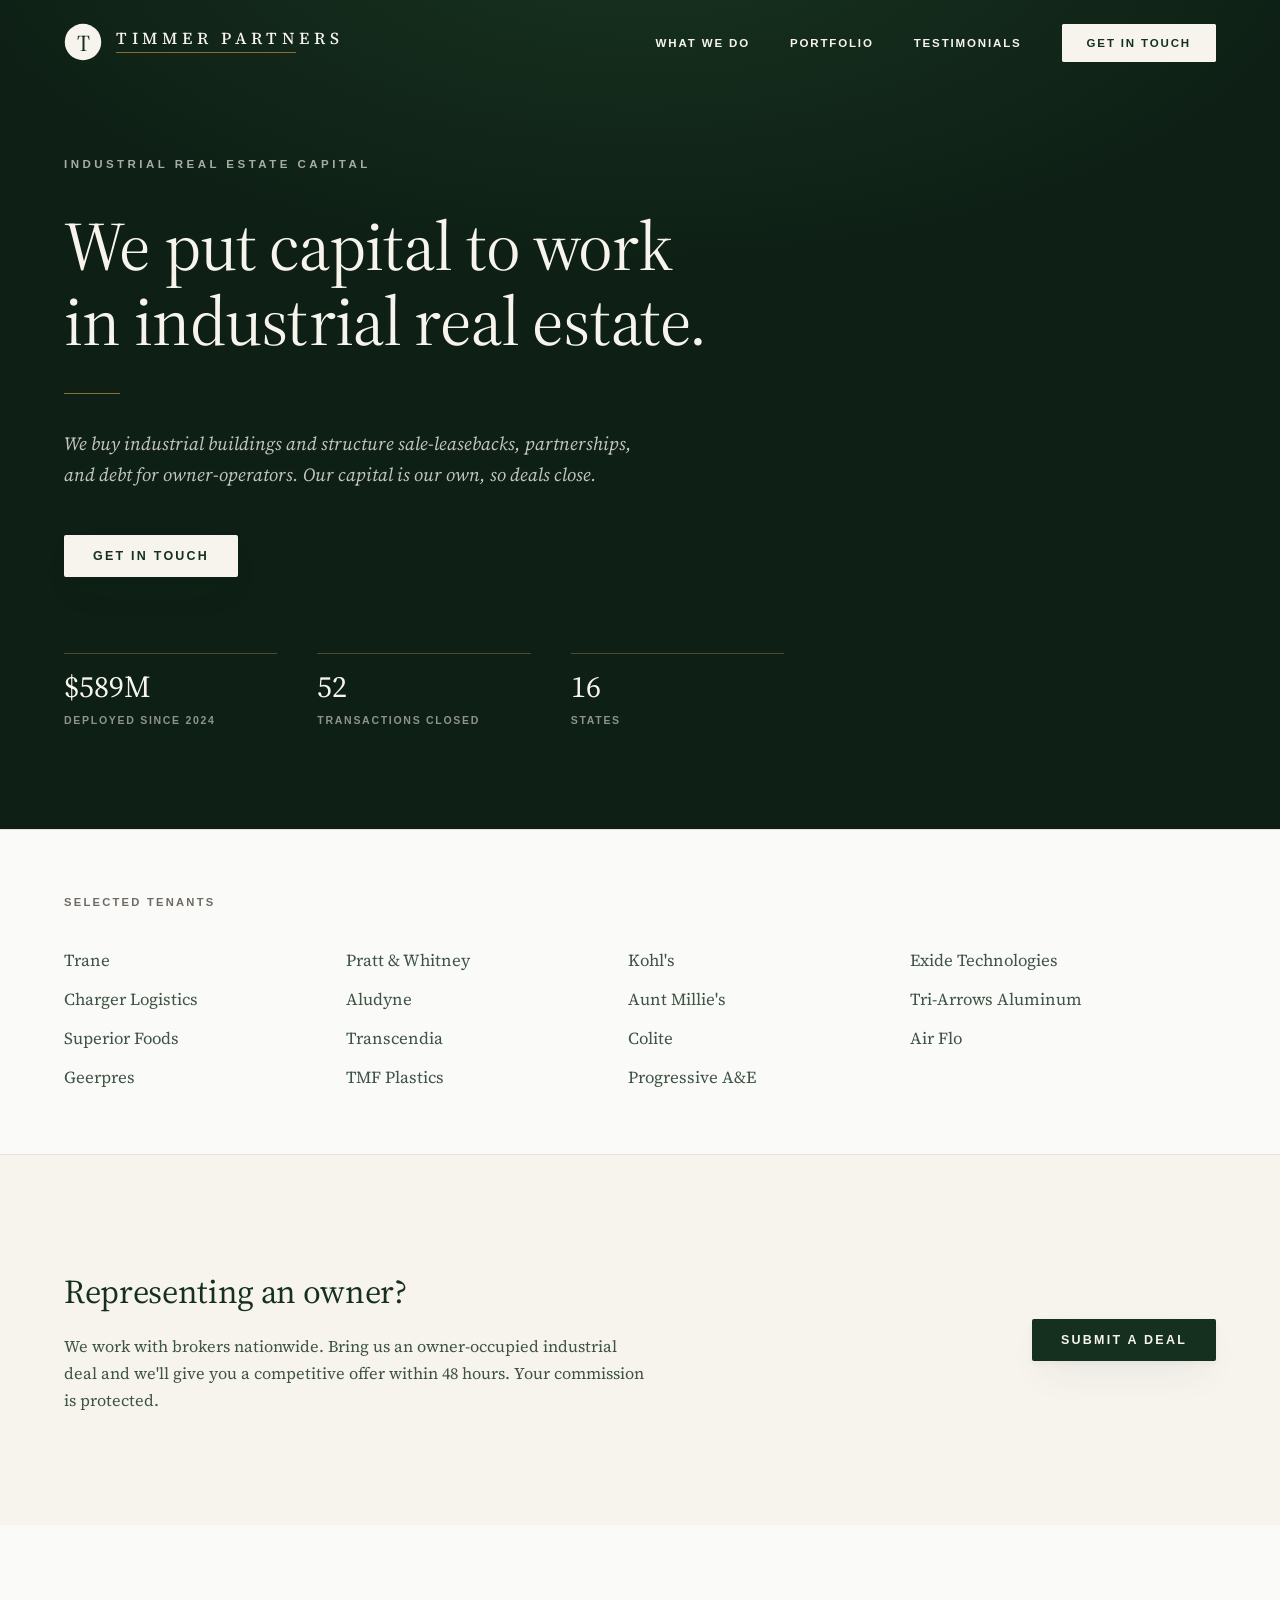
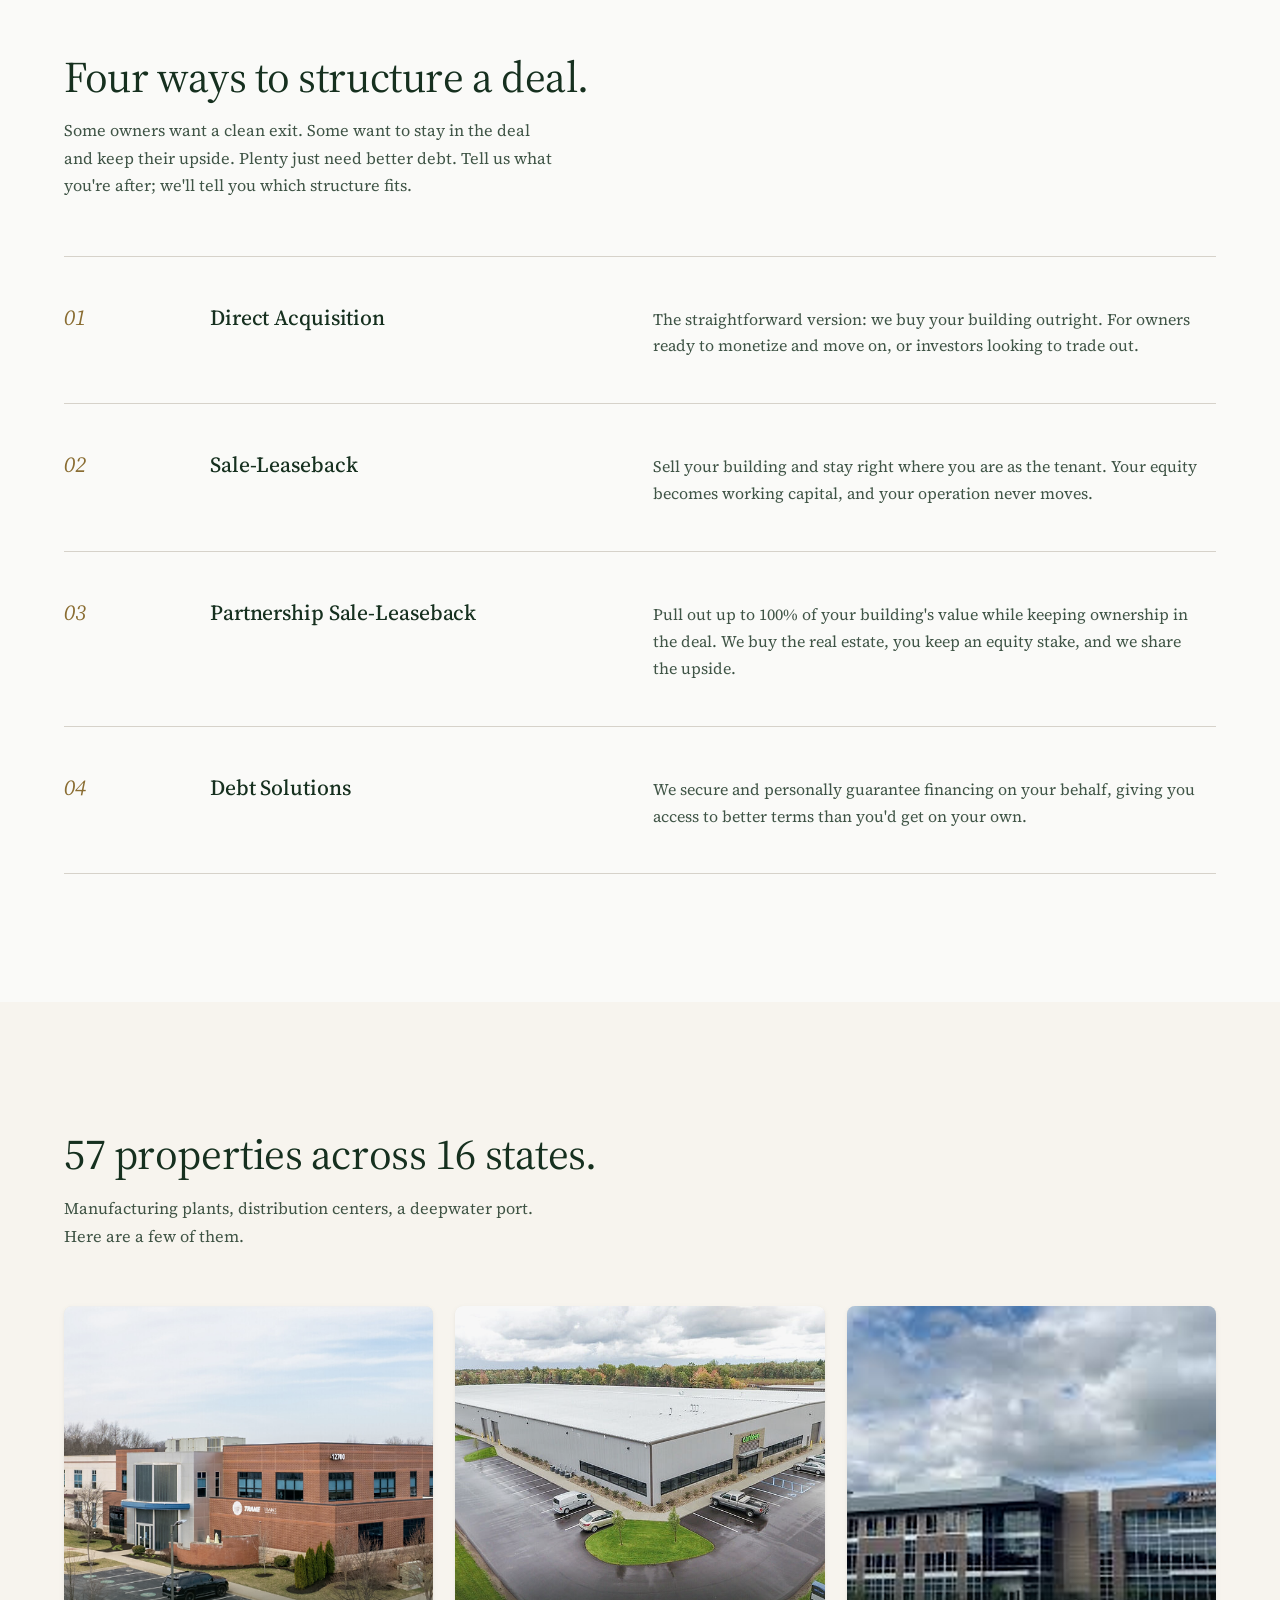
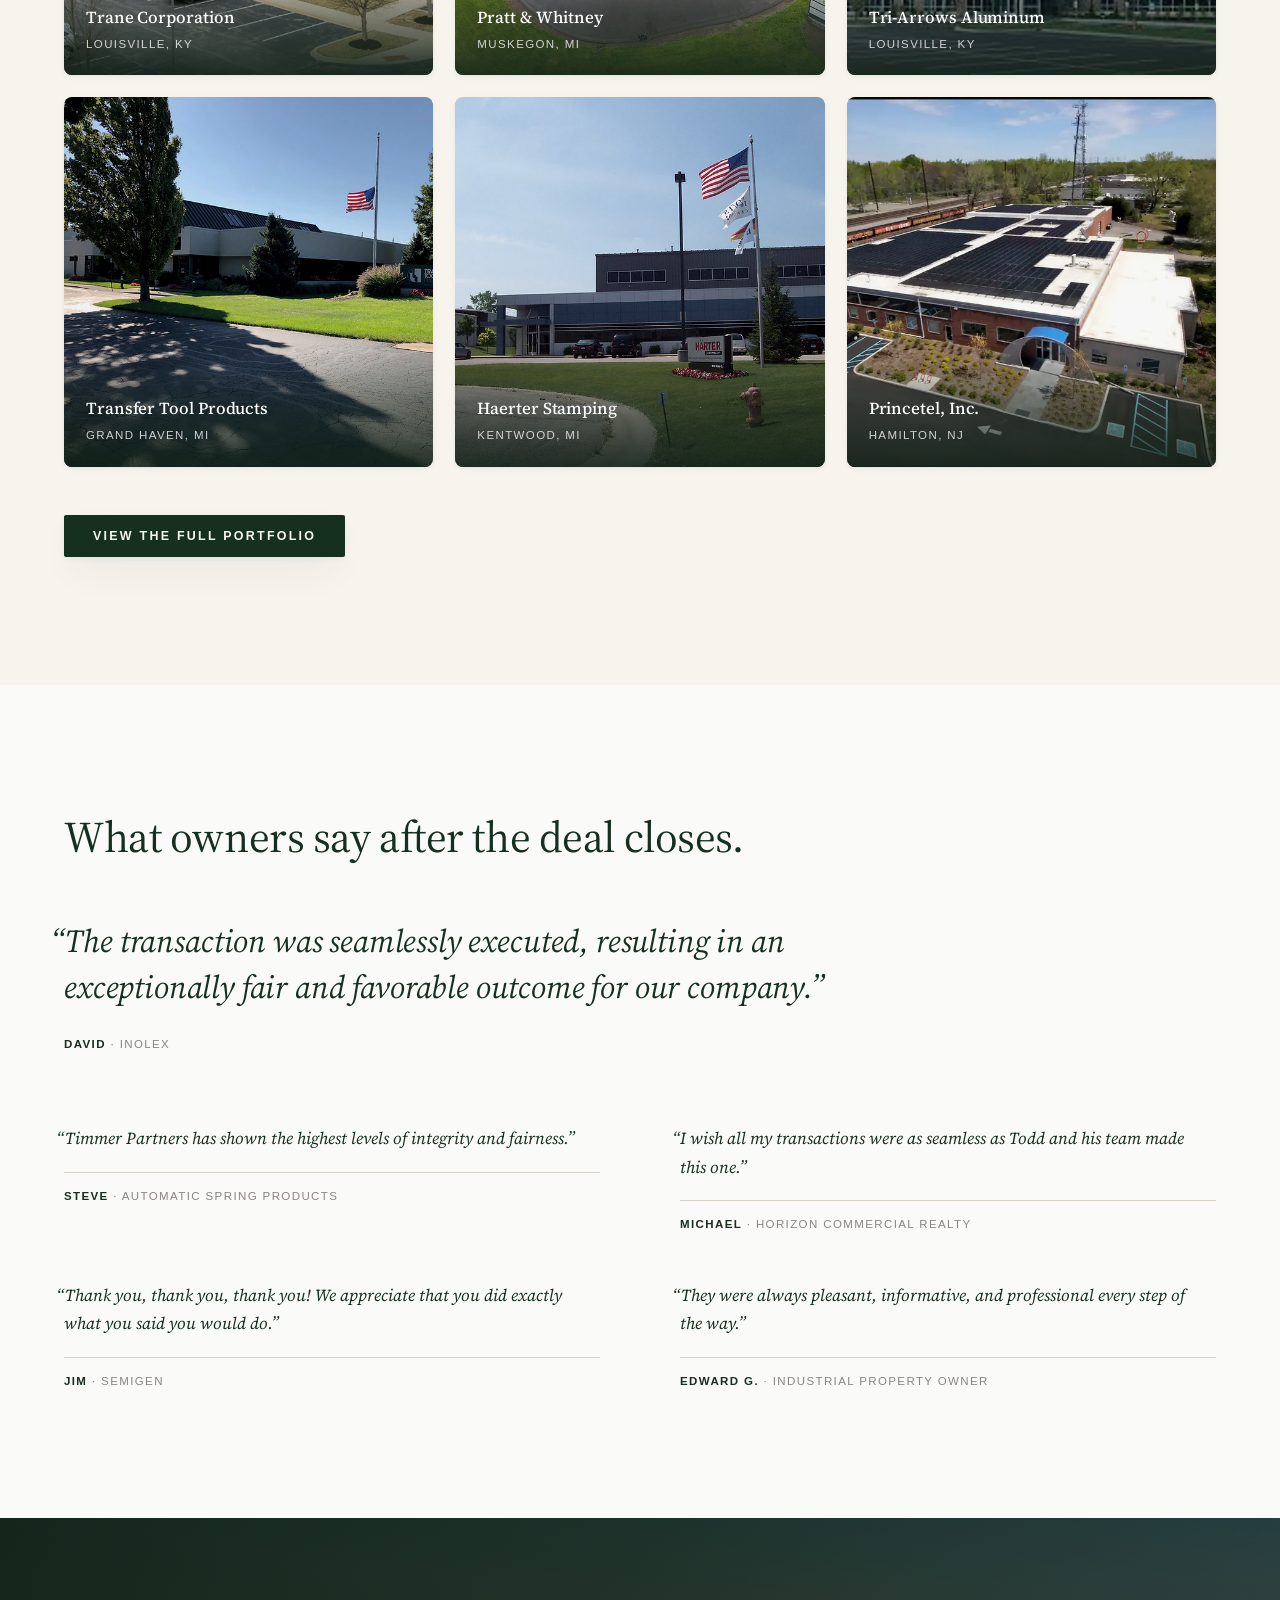
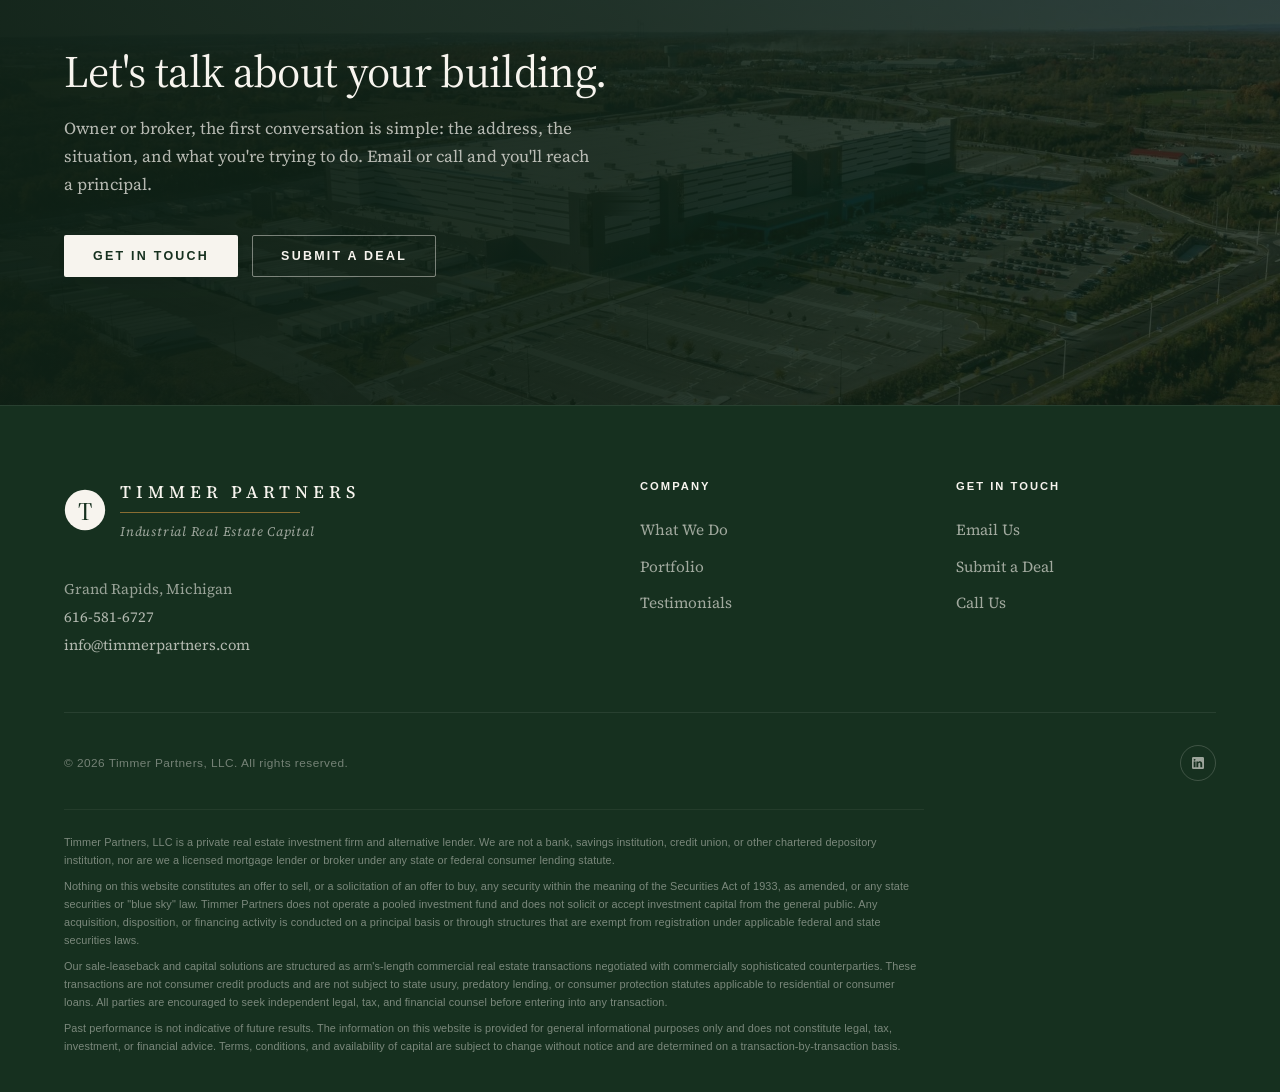
<file: option-d.html>
<!DOCTYPE html>
<html lang="en">
<head>
    <meta charset="UTF-8">
    <meta name="viewport" content="width=device-width, initial-scale=1.0">
    <title>Option D: Private Bank | Timmer Partners</title>
    <meta name="robots" content="noindex">
    <meta name="description" content="Timmer Partners puts capital to work in industrial real estate: acquisitions, sale-leasebacks, partnerships, and debt. $589M deployed across 16 states since 2024.">
    <meta name="theme-color" content="#16301F">

    <!-- Open Graph / Twitter -->
    <meta property="og:type" content="website">
    <meta property="og:url" content="https://timmerpartners.com/">
    <meta property="og:title" content="Timmer Partners | Industrial Real Estate Capital">
    <meta property="og:description" content="Acquisitions, partnerships, debt, and sale-leasebacks. $589M deployed across 52 transactions in 16 states.">
    <meta property="og:image" content="https://timmerpartners.com/og-image.jpg">
    <meta property="og:site_name" content="Timmer Partners">
    <meta name="twitter:card" content="summary_large_image">
    <meta name="twitter:title" content="Timmer Partners | Industrial Real Estate Capital">
    <meta name="twitter:description" content="Acquisitions, partnerships, debt, and sale-leasebacks. $589M deployed across 16 states.">
    <meta name="twitter:image" content="https://timmerpartners.com/og-image.jpg">

    <!-- Favicon -->
    <link rel="icon" type="image/svg+xml" href="brand/brand-favicon.svg">
    <link rel="apple-touch-icon" href="brand/apple-touch-icon.png">

    <!-- Fonts -->
    <link rel="preconnect" href="https://fonts.googleapis.com">
    <link rel="preconnect" href="https://fonts.gstatic.com" crossorigin>
    <link href="https://fonts.googleapis.com/css2?family=Source+Serif+4:ital,opsz,wght@0,8..60,300..700;1,8..60,300..700&display=swap" rel="stylesheet">

    <link rel="stylesheet" href="styles.css?v=9">

    <!-- Schema.org Organization -->
    <script type="application/ld+json">
    {
        "@context": "https://schema.org",
        "@type": "Organization",
        "name": "Timmer Partners",
        "url": "https://timmerpartners.com",
        "logo": "https://timmerpartners.com/brand/brand-primary.svg",
        "description": "Industrial real estate capital: acquisitions, sale-leasebacks, partnerships, and debt. $589M deployed across 16 states since 2024.",
        "address": {
            "@type": "PostalAddress",
            "addressLocality": "Grand Rapids",
            "addressRegion": "MI",
            "addressCountry": "US"
        },
        "telephone": "+1-616-581-6727",
        "email": "info@timmerpartners.com",
        "sameAs": ["https://www.linkedin.com/company/timmer-partners"]
    }
    </script>
    <style>
        .hero {
            text-align: left;
            align-items: center;
            min-height: clamp(600px, 92svh, 900px);
        }
        .hero-content { margin: 0; max-width: 940px; }
        .hero h1 { font-size: clamp(2.9rem, 5.4vw, 4.7rem); }
        .hero-rule { margin: 0 0 34px; }
        .hero p { margin: 0 0 44px; }
        .hero-buttons { justify-content: flex-start; }
        .hero-stats {
            display: grid;
            grid-template-columns: repeat(3, minmax(0, 1fr));
            gap: 40px;
            margin-top: 76px;
            max-width: 720px;
        }
        .hero-stat { border-top: 1px solid rgba(138, 109, 50, 0.55); padding-top: 16px; }
        .hero-stat .n {
            font-family: var(--font-serif);
            font-size: 1.9rem;
            color: var(--warm-white);
            line-height: 1.1;
        }
        .hero-stat .l {
            font-family: var(--font-sans-ui);
            font-size: 0.66rem;
            font-weight: 600;
            letter-spacing: 0.16em;
            text-transform: uppercase;
            color: rgba(247, 244, 238, 0.55);
            margin-top: 8px;
        }
        @media (max-width: 600px) {
            .hero-stats { grid-template-columns: 1fr; gap: 24px; margin-top: 56px; }
        }
    </style>
</head>
<body>

    <!-- HEADER -->
    <header id="header" class="header-clear">
        <nav class="container">
            <a href="index.html" class="logo" aria-label="Timmer Partners home">
                <svg class="logo-mark" viewBox="0 0 100 100" xmlns="http://www.w3.org/2000/svg" aria-hidden="true">
                    <circle cx="50" cy="50" r="48" fill="#16301F"/>
                    <text x="50" y="53" font-family="'Source Serif 4', 'Source Serif Pro', Georgia, serif" font-size="60" font-weight="500" fill="#F7F4EE" text-anchor="middle" dominant-baseline="central">T</text>
                </svg>
                <span class="logo-text">
                    <span class="logo-wordmark">Timmer Partners</span>
                    <span class="logo-hairline"></span>
                </span>
            </a>
            <ul class="nav-links" id="navLinks">
                <li><a href="#solutions">What We Do</a></li>
                <li><a href="portfolio.html">Portfolio</a></li>
                <li><a href="#testimonials">Testimonials</a></li>
                <li><a href="#contact" class="nav-cta">Get in Touch</a></li>
            </ul>
            <button class="mobile-toggle" id="mobileToggle" aria-label="Toggle menu" aria-expanded="false">
                <span></span><span></span><span></span>
            </button>
        </nav>
    </header>

    <!-- HERO -->
    <section class="hero">
        <div class="container">
            <div class="hero-content">
                <span class="hero-label">Industrial Real Estate Capital</span>
                <h1>We put capital to work in industrial real estate.</h1>
                <div class="hero-rule"></div>
                <p>We buy industrial buildings and structure sale-leasebacks, partnerships, and debt for owner-operators. Our capital is our own, so deals close.</p>
                <div class="hero-buttons">
                    <a href="#contact" class="btn btn-white">Get in Touch</a>
                </div>
                <div class="hero-stats">
                    <div class="hero-stat"><div class="n">$589M</div><div class="l">Deployed Since 2024</div></div>
                    <div class="hero-stat"><div class="n">52</div><div class="l">Transactions Closed</div></div>
                    <div class="hero-stat"><div class="n">16</div><div class="l">States</div></div>
                </div>
            </div>
        </div>
    </section>

    <!-- TENANT STRIP -->
    <section class="tenant-strip" aria-label="Selected tenants">
        <div class="container">
            <div class="tenant-strip-label">Selected Tenants</div>
            <div class="tenant-row">
                <a href="portfolio.html?tenant=trane">Trane</a>
                <a href="portfolio.html?tenant=pratt-whitney">Pratt &amp; Whitney</a>
                <a href="portfolio.html?tenant=kohls">Kohl's</a>
                <span>Exide Technologies</span>
                <a href="portfolio.html?tenant=charger-logistics">Charger Logistics</a>
                <a href="portfolio.html?tenant=aludyne">Aludyne</a>
                <a href="portfolio.html?tenant=aunt-millies">Aunt Millie's</a>
                <a href="portfolio.html?tenant=tri-arrows-aluminum">Tri-Arrows Aluminum</a>
                <a href="portfolio.html?tenant=superior-foods">Superior Foods</a>
                <a href="portfolio.html?tenant=transcendia">Transcendia</a>
                <a href="portfolio.html?tenant=colite">Colite</a>
                <a href="portfolio.html?tenant=air-flo">Air Flo</a>
                <a href="portfolio.html?tenant=geerpres">Geerpres</a>
                <a href="portfolio.html?tenant=tmf-plastics">TMF Plastics</a>
                <a href="portfolio.html?tenant=progressive-ae">Progressive A&amp;E</a>
            </div>
        </div>
    </section>

    <!-- BROKER CALLOUT -->
    <section class="broker-callout">
        <div class="container">
            <div class="broker-inner">
                <div>
                    <h2>Representing an owner?</h2>
                    <p>We work with brokers nationwide. Bring us an owner-occupied industrial deal and we'll give you a competitive offer within 48 hours. Your commission is protected.</p>
                </div>
                <a href="#contact" class="btn btn-primary">Submit a Deal</a>
            </div>
        </div>
    </section>

    <!-- CAPITAL SOLUTIONS -->
    <section class="solutions" id="solutions">
        <div class="container">
            <div class="section-head">
                <h2 class="section-heading">Four ways to structure a deal.</h2>
                <p class="section-lede">Some owners want a clean exit. Some want to stay in the deal and keep their upside. Plenty just need better debt. Tell us what you're after; we'll tell you which structure fits.</p>
            </div>
            <div class="solutions-list">
                <div class="solution-row">
                    <span class="solution-num">01</span>
                    <h3>Direct Acquisition</h3>
                    <p>The straightforward version: we buy your building outright. For owners ready to monetize and move on, or investors looking to trade out.</p>
                </div>
                <div class="solution-row">
                    <span class="solution-num">02</span>
                    <h3>Sale-Leaseback</h3>
                    <p>Sell your building and stay right where you are as the tenant. Your equity becomes working capital, and your operation never moves.</p>
                </div>
                <div class="solution-row">
                    <span class="solution-num">03</span>
                    <h3>Partnership Sale-Leaseback</h3>
                    <p>Pull out up to 100% of your building's value while keeping ownership in the deal. We buy the real estate, you keep an equity stake, and we share the upside.</p>
                </div>
                <div class="solution-row">
                    <span class="solution-num">04</span>
                    <h3>Debt Solutions</h3>
                    <p>We secure and personally guarantee financing on your behalf, giving you access to better terms than you'd get on your own.</p>
                </div>
            </div>
        </div>
    </section>

    <!-- PORTFOLIO PREVIEW -->
    <section class="portfolio" id="portfolio">
        <div class="container">
            <div class="section-head">
                <h2 class="section-heading">57 properties across 16 states.</h2>
                <p class="section-lede">Manufacturing plants, distribution centers, a deepwater port. Here are a few of them.</p>
            </div>
            <div class="portfolio-grid">
                <div class="portfolio-card">
                    <img src="photos/trane.jpg" alt="Trane Corporation - Louisville, KY" loading="lazy">
                    <div class="portfolio-card-overlay">
                        <div class="portfolio-card-tenant">Trane Corporation</div>
                        <div class="portfolio-card-location">Louisville, KY</div>
                    </div>
                </div>
                <div class="portfolio-card">
                    <img src="photos/pratt-whitney.jpg" alt="Pratt & Whitney - Muskegon, MI" loading="lazy">
                    <div class="portfolio-card-overlay">
                        <div class="portfolio-card-tenant">Pratt &amp; Whitney</div>
                        <div class="portfolio-card-location">Muskegon, MI</div>
                    </div>
                </div>
                <div class="portfolio-card">
                    <img src="photos/tri-arrows-aluminum.jpg" alt="Tri-Arrows Aluminum - Louisville, KY" loading="lazy">
                    <div class="portfolio-card-overlay">
                        <div class="portfolio-card-tenant">Tri-Arrows Aluminum</div>
                        <div class="portfolio-card-location">Louisville, KY</div>
                    </div>
                </div>
                <div class="portfolio-card">
                    <img src="photos/transfer-tool.jpg" alt="Transfer Tool Products - Grand Haven, MI" loading="lazy">
                    <div class="portfolio-card-overlay">
                        <div class="portfolio-card-tenant">Transfer Tool Products</div>
                        <div class="portfolio-card-location">Grand Haven, MI</div>
                    </div>
                </div>
                <div class="portfolio-card">
                    <img src="photos/haerter.jpg" alt="Haerter Stamping - Kentwood, MI" loading="lazy">
                    <div class="portfolio-card-overlay">
                        <div class="portfolio-card-tenant">Haerter Stamping</div>
                        <div class="portfolio-card-location">Kentwood, MI</div>
                    </div>
                </div>
                <div class="portfolio-card">
                    <img src="photos/princetel.jpg" alt="Princetel - Hamilton, NJ" loading="lazy">
                    <div class="portfolio-card-overlay">
                        <div class="portfolio-card-tenant">Princetel, Inc.</div>
                        <div class="portfolio-card-location">Hamilton, NJ</div>
                    </div>
                </div>
            </div>
            <div class="portfolio-cta">
                <a href="portfolio.html" class="btn btn-dark">View the Full Portfolio</a>
            </div>
        </div>
    </section>

    <!-- TESTIMONIALS -->
    <section class="testimonials" id="testimonials">
        <div class="container">
            <div class="section-head">
                <h2 class="section-heading">What owners say after the deal closes.</h2>
            </div>
            <figure class="quote-feature">
                <blockquote>&ldquo;The transaction was seamlessly executed, resulting in an exceptionally fair and favorable outcome for our company.&rdquo;</blockquote>
                <figcaption><span class="quote-name">David</span> &middot; Inolex</figcaption>
            </figure>
            <div class="quote-grid">
                <figure class="quote">
                    <blockquote>&ldquo;Timmer Partners has shown the highest levels of integrity and fairness.&rdquo;</blockquote>
                    <figcaption><span class="quote-name">Steve</span> &middot; Automatic Spring Products</figcaption>
                </figure>
                <figure class="quote">
                    <blockquote>&ldquo;I wish all my transactions were as seamless as Todd and his team made this one.&rdquo;</blockquote>
                    <figcaption><span class="quote-name">Michael</span> &middot; Horizon Commercial Realty</figcaption>
                </figure>
                <figure class="quote">
                    <blockquote>&ldquo;Thank you, thank you, thank you! We appreciate that you did exactly what you said you would do.&rdquo;</blockquote>
                    <figcaption><span class="quote-name">Jim</span> &middot; Semigen</figcaption>
                </figure>
                <figure class="quote">
                    <blockquote>&ldquo;They were always pleasant, informative, and professional every step of the way.&rdquo;</blockquote>
                    <figcaption><span class="quote-name">Edward G.</span> &middot; Industrial Property Owner</figcaption>
                </figure>
            </div>
        </div>
    </section>

    <!-- FOOTER CTA -->
    <section class="footer-cta" id="contact">
        <div class="footer-cta-media" aria-hidden="true">
            <img src="hero-industrial.jpg" alt="" loading="lazy" width="1920" height="1279">
        </div>
        <div class="container">
            <div class="footer-cta-inner">
                <div>
                    <h2>Let's talk about your building.</h2>
                    <p>Owner or broker, the first conversation is simple: the address, the situation, and what you're trying to do. Email or call and you'll reach a principal.</p>
                </div>
                <div class="footer-cta-buttons">
                    <a href="mailto:info@timmerpartners.com" class="btn btn-white">Get in Touch</a>
                    <a href="mailto:info@timmerpartners.com?subject=Deal%20Submission" class="btn btn-outline-white">Submit a Deal</a>
                </div>
            </div>
        </div>
    </section>

    <!-- FOOTER -->
    <footer>
        <div class="container">
            <div class="footer-grid">
                <div class="footer-left">
                    <div class="footer-logo" aria-label="Timmer Partners">
                        <svg class="footer-logo-mark" viewBox="0 0 100 100" xmlns="http://www.w3.org/2000/svg" aria-hidden="true">
                            <circle cx="50" cy="50" r="48" fill="#F7F4EE"/>
                            <text x="50" y="53" font-family="'Source Serif 4', 'Source Serif Pro', Georgia, serif" font-size="60" font-weight="500" fill="#16301F" text-anchor="middle" dominant-baseline="central">T</text>
                        </svg>
                        <div class="footer-logo-text">
                            <span class="footer-logo-wordmark">Timmer Partners</span>
                            <span class="footer-logo-hairline"></span>
                            <span class="footer-logo-tagline">Industrial Real Estate Capital</span>
                        </div>
                    </div>
                    <p>
                        Grand Rapids, Michigan<br>
                        <a href="tel:6165816727">616-581-6727</a><br>
                        <a href="mailto:info@timmerpartners.com">info@timmerpartners.com</a>
                    </p>
                </div>
                <div class="footer-col">
                    <h4>Company</h4>
                    <ul class="footer-links">
                        <li><a href="#solutions">What We Do</a></li>
                        <li><a href="portfolio.html">Portfolio</a></li>
                        <li><a href="#testimonials">Testimonials</a></li>
                    </ul>
                </div>
                <div class="footer-col">
                    <h4>Get in Touch</h4>
                    <ul class="footer-links">
                        <li><a href="mailto:info@timmerpartners.com">Email Us</a></li>
                        <li><a href="mailto:info@timmerpartners.com?subject=Deal%20Submission">Submit a Deal</a></li>
                        <li><a href="tel:6165816727">Call Us</a></li>
                    </ul>
                </div>
            </div>
            <div class="footer-bottom">
                <div>&copy; 2026 Timmer Partners, LLC. All rights reserved.</div>
                <div class="footer-social">
                    <a href="https://www.linkedin.com/company/timmer-partners" target="_blank" rel="noopener" aria-label="LinkedIn">
                        <svg viewBox="0 0 24 24" fill="currentColor" aria-hidden="true"><path d="M19 3a2 2 0 0 1 2 2v14a2 2 0 0 1-2 2H5a2 2 0 0 1-2-2V5a2 2 0 0 1 2-2h14zM8.339 18.337V9.725h-2.86v8.612h2.86zM6.91 8.546c.916 0 1.488-.607 1.488-1.366-.018-.776-.572-1.366-1.471-1.366-.898 0-1.487.59-1.487 1.366 0 .76.572 1.366 1.453 1.366h.017zm11.428 9.79V13.4c0-2.642-1.41-3.872-3.291-3.872-1.518 0-2.198.835-2.578 1.421v-1.221h-2.86c.038.807 0 8.612 0 8.612h2.86v-4.81c0-.257.018-.514.094-.698.207-.514.677-1.045 1.467-1.045 1.034 0 1.448.788 1.448 1.945v4.608h2.86z"/></svg>
                    </a>
                </div>
            </div>
            <div class="footer-disclosures">
                <p>Timmer Partners, LLC is a private real estate investment firm and alternative lender. We are not a bank, savings institution, credit union, or other chartered depository institution, nor are we a licensed mortgage lender or broker under any state or federal consumer lending statute.</p>
                <p>Nothing on this website constitutes an offer to sell, or a solicitation of an offer to buy, any security within the meaning of the Securities Act of 1933, as amended, or any state securities or "blue sky" law. Timmer Partners does not operate a pooled investment fund and does not solicit or accept investment capital from the general public. Any acquisition, disposition, or financing activity is conducted on a principal basis or through structures that are exempt from registration under applicable federal and state securities laws.</p>
                <p>Our sale-leaseback and capital solutions are structured as arm's-length commercial real estate transactions negotiated with commercially sophisticated counterparties. These transactions are not consumer credit products and are not subject to state usury, predatory lending, or consumer protection statutes applicable to residential or consumer loans. All parties are encouraged to seek independent legal, tax, and financial counsel before entering into any transaction.</p>
                <p>Past performance is not indicative of future results. The information on this website is provided for general informational purposes only and does not constitute legal, tax, investment, or financial advice. Terms, conditions, and availability of capital are subject to change without notice and are determined on a transaction-by-transaction basis.</p>
            </div>
        </div>
    </footer>

    <script>
        // Header scroll effect (IntersectionObserver, no scroll listener)
        const header = document.getElementById('header');
        const sentinel = document.createElement('div');
        sentinel.style.cssText = 'position:absolute;top:0;left:0;height:60px;width:1px;pointer-events:none;';
        document.body.prepend(sentinel);
        new IntersectionObserver(([e]) => {
            header.classList.toggle('scrolled', !e.isIntersecting);
        }).observe(sentinel);

        // Mobile menu toggle
        const mobileToggle = document.getElementById('mobileToggle');
        const navLinks = document.getElementById('navLinks');
        mobileToggle.addEventListener('click', () => {
            const isOpen = navLinks.classList.toggle('active');
            mobileToggle.setAttribute('aria-expanded', String(isOpen));
        });
        document.querySelectorAll('.nav-links a').forEach(link => {
            link.addEventListener('click', () => {
                navLinks.classList.remove('active');
                mobileToggle.setAttribute('aria-expanded', 'false');
            });
        });

    </script>

</body>
</html>
</file>
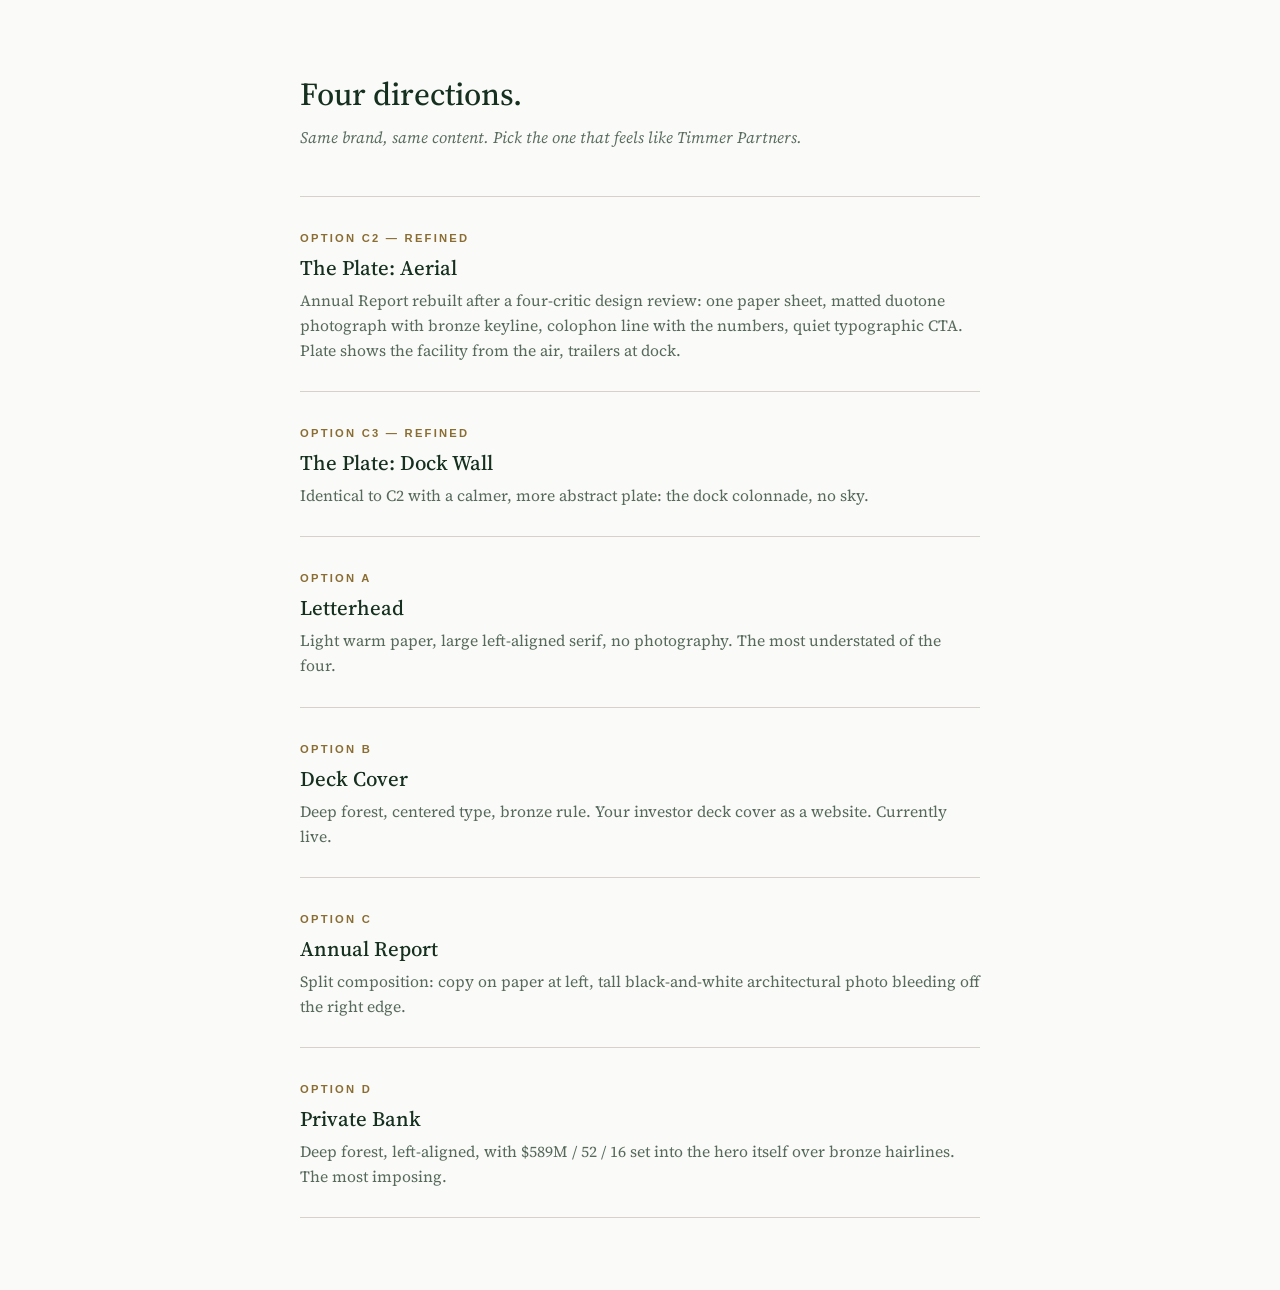
<file: options.html>
<!DOCTYPE html>
<html lang="en">
<head>
<meta charset="UTF-8">
<meta name="viewport" content="width=device-width, initial-scale=1.0">
<title>Design Options | Timmer Partners</title>
<meta name="robots" content="noindex">
<link rel="icon" type="image/svg+xml" href="brand/brand-favicon.svg">
<link rel="preconnect" href="https://fonts.googleapis.com">
<link rel="preconnect" href="https://fonts.gstatic.com" crossorigin>
<link href="https://fonts.googleapis.com/css2?family=Source+Serif+4:ital,opsz,wght@0,8..60,300..700;1,8..60,300..700&display=swap" rel="stylesheet">
<style>
    * { margin: 0; padding: 0; box-sizing: border-box; }
    body { font-family: 'Source Serif 4', Georgia, serif; background: #FAFAF8; color: #16301F; padding: 72px 24px; }
    .wrap { max-width: 680px; margin: 0 auto; }
    h1 { font-size: 2rem; font-weight: 500; margin-bottom: 10px; }
    .sub { font-style: italic; color: rgba(22,48,31,0.7); margin-bottom: 48px; }
    a.opt { display: block; padding: 28px 0; border-top: 1px solid #D6D2CA; text-decoration: none; color: inherit; transition: background 200ms; }
    a.opt:last-of-type { border-bottom: 1px solid #D6D2CA; }
    a.opt:hover { background: #F7F4EE; }
    .k { font-size: 0.7rem; font-weight: 600; letter-spacing: 0.2em; color: #8A6D32; font-family: -apple-system, sans-serif; }
    .t { font-size: 1.3rem; font-weight: 500; margin: 6px 0 6px; }
    .d { color: rgba(22,48,31,0.72); font-size: 0.98rem; line-height: 1.6; }
</style>
</head>
<body>
<div class="wrap">
    <h1>Four directions.</h1>
    <p class="sub">Same brand, same content. Pick the one that feels like Timmer Partners.</p>
    <a class="opt" href="option-c2.html"><span class="k">OPTION C2 &mdash; REFINED</span><div class="t">The Plate: Aerial</div><div class="d">Annual Report rebuilt after a four-critic design review: one paper sheet, matted duotone photograph with bronze keyline, colophon line with the numbers, quiet typographic CTA. Plate shows the facility from the air, trailers at dock.</div></a>
    <a class="opt" href="option-c3.html"><span class="k">OPTION C3 &mdash; REFINED</span><div class="t">The Plate: Dock Wall</div><div class="d">Identical to C2 with a calmer, more abstract plate: the dock colonnade, no sky.</div></a>
    <a class="opt" href="option-a.html"><span class="k">OPTION A</span><div class="t">Letterhead</div><div class="d">Light warm paper, large left-aligned serif, no photography. The most understated of the four.</div></a>
    <a class="opt" href="option-b.html"><span class="k">OPTION B</span><div class="t">Deck Cover</div><div class="d">Deep forest, centered type, bronze rule. Your investor deck cover as a website. Currently live.</div></a>
    <a class="opt" href="option-c.html"><span class="k">OPTION C</span><div class="t">Annual Report</div><div class="d">Split composition: copy on paper at left, tall black-and-white architectural photo bleeding off the right edge.</div></a>
    <a class="opt" href="option-d.html"><span class="k">OPTION D</span><div class="t">Private Bank</div><div class="d">Deep forest, left-aligned, with $589M / 52 / 16 set into the hero itself over bronze hairlines. The most imposing.</div></a>
</div>
</body>
</html>
</file>
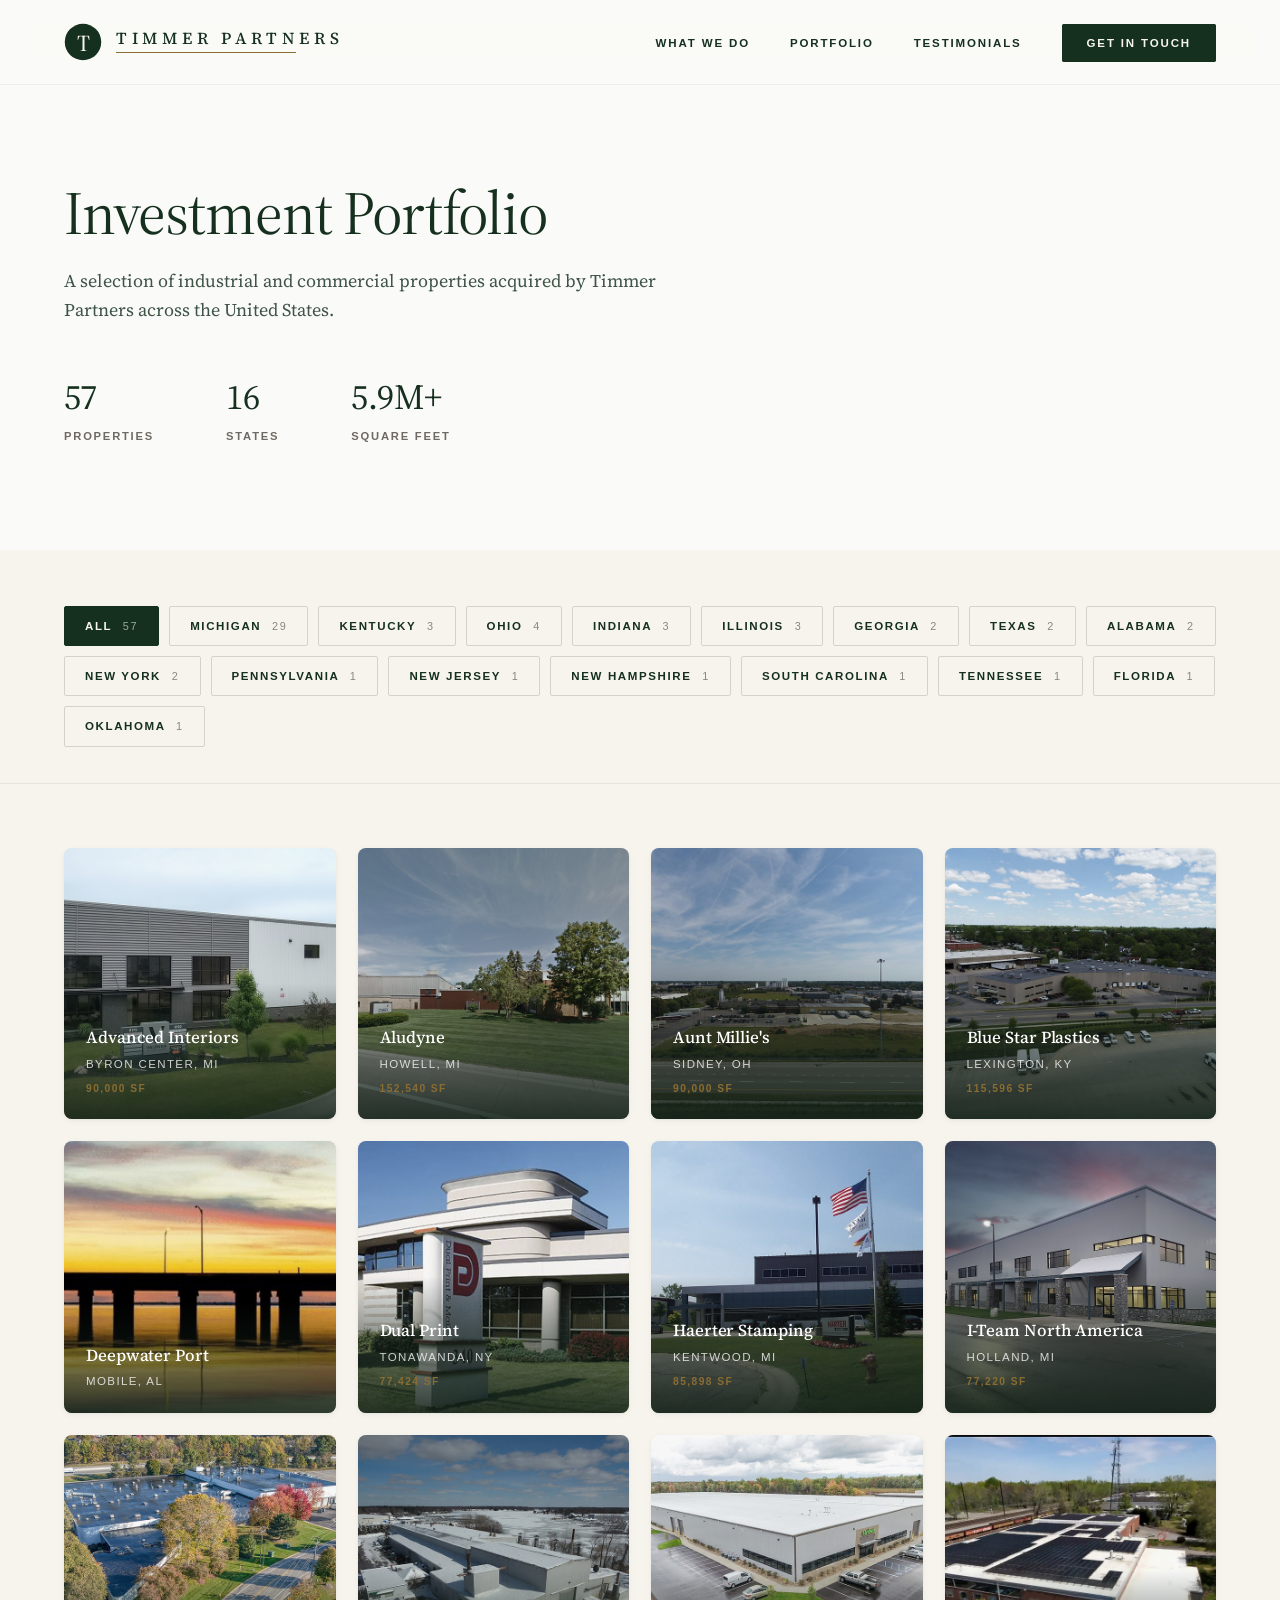
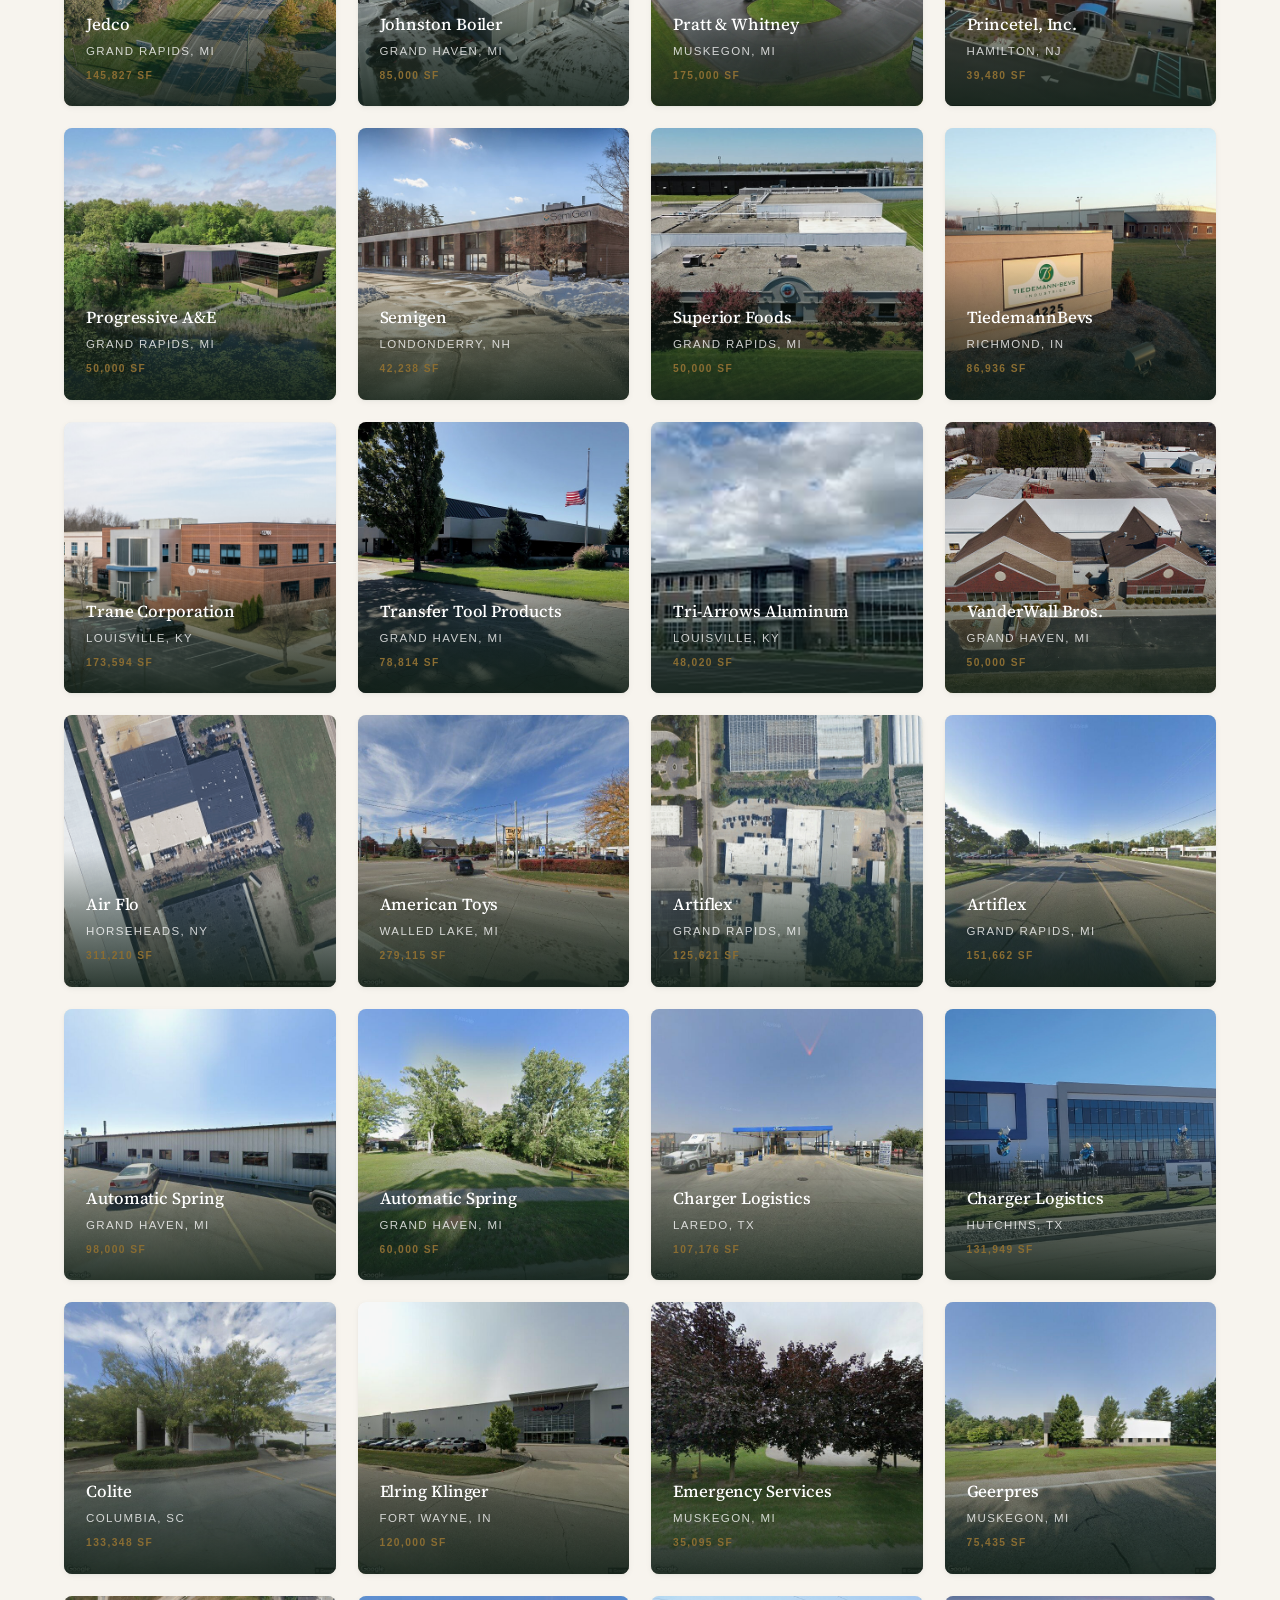
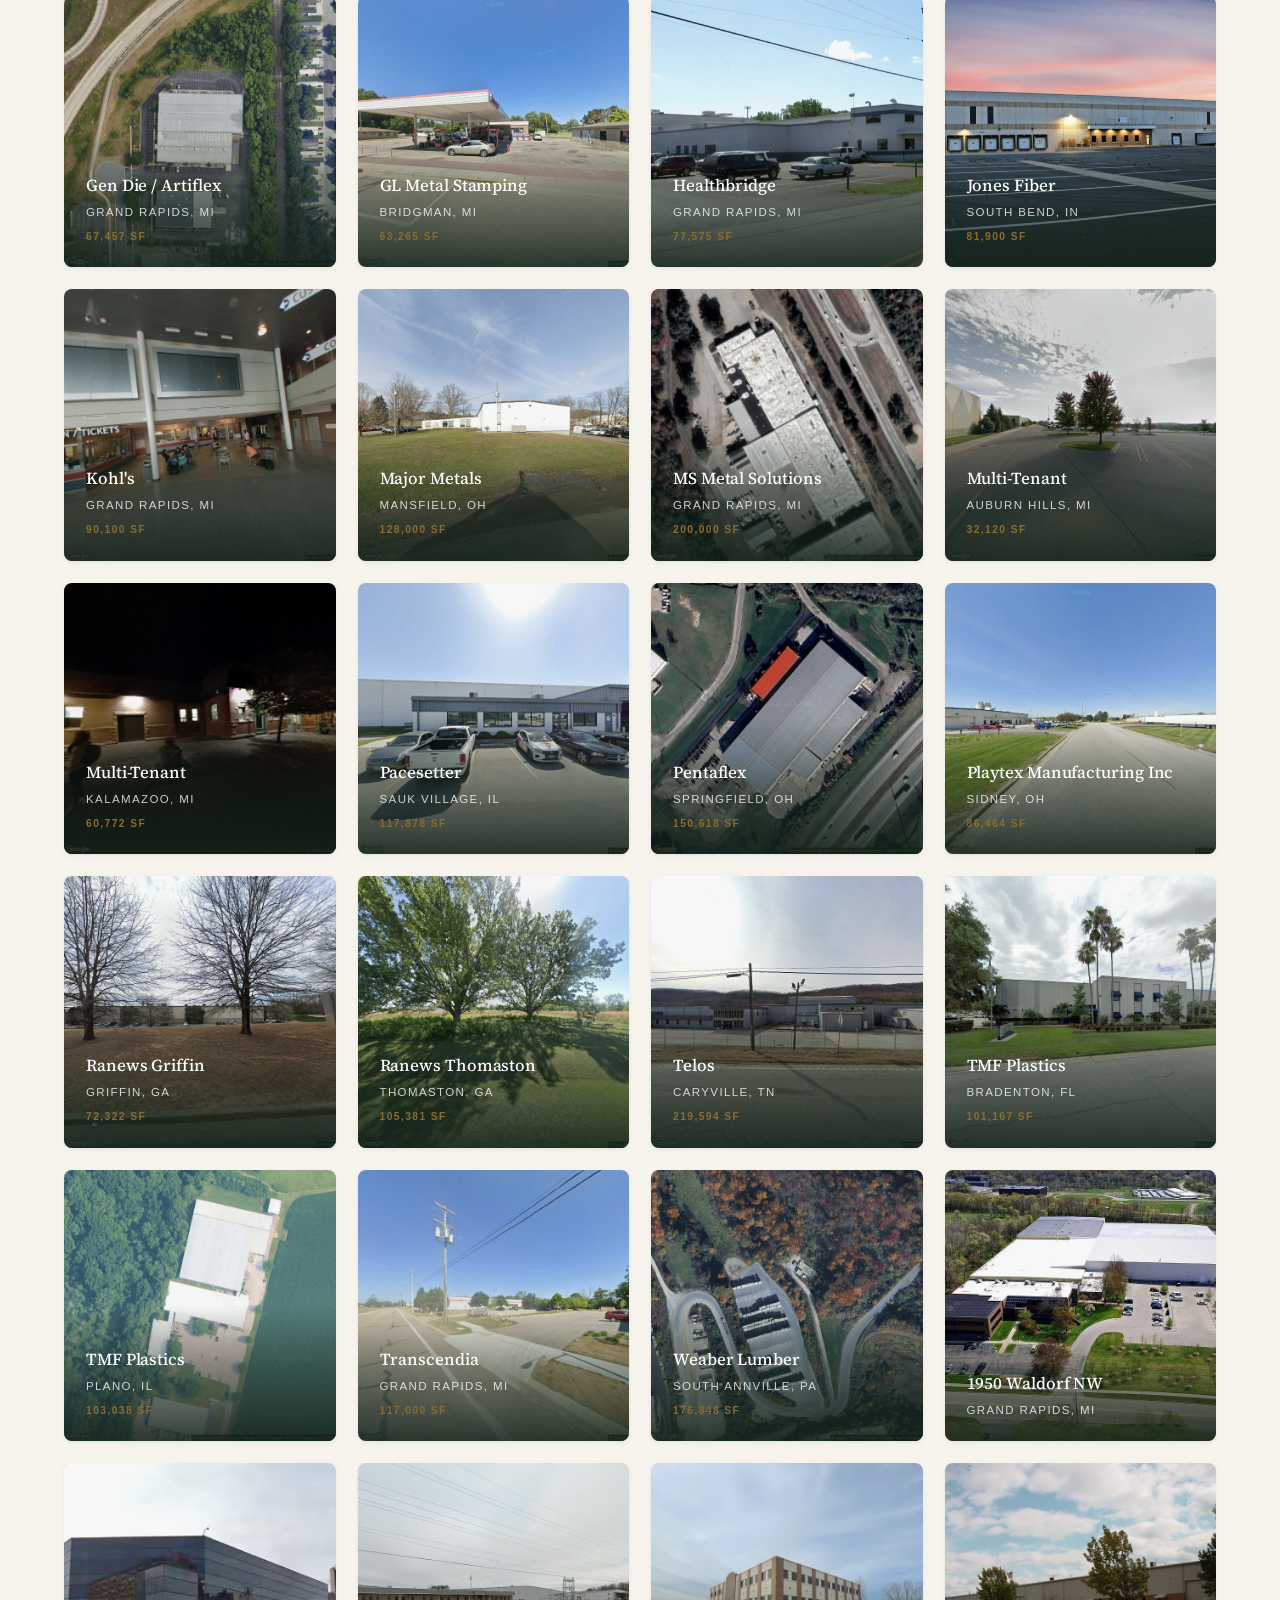
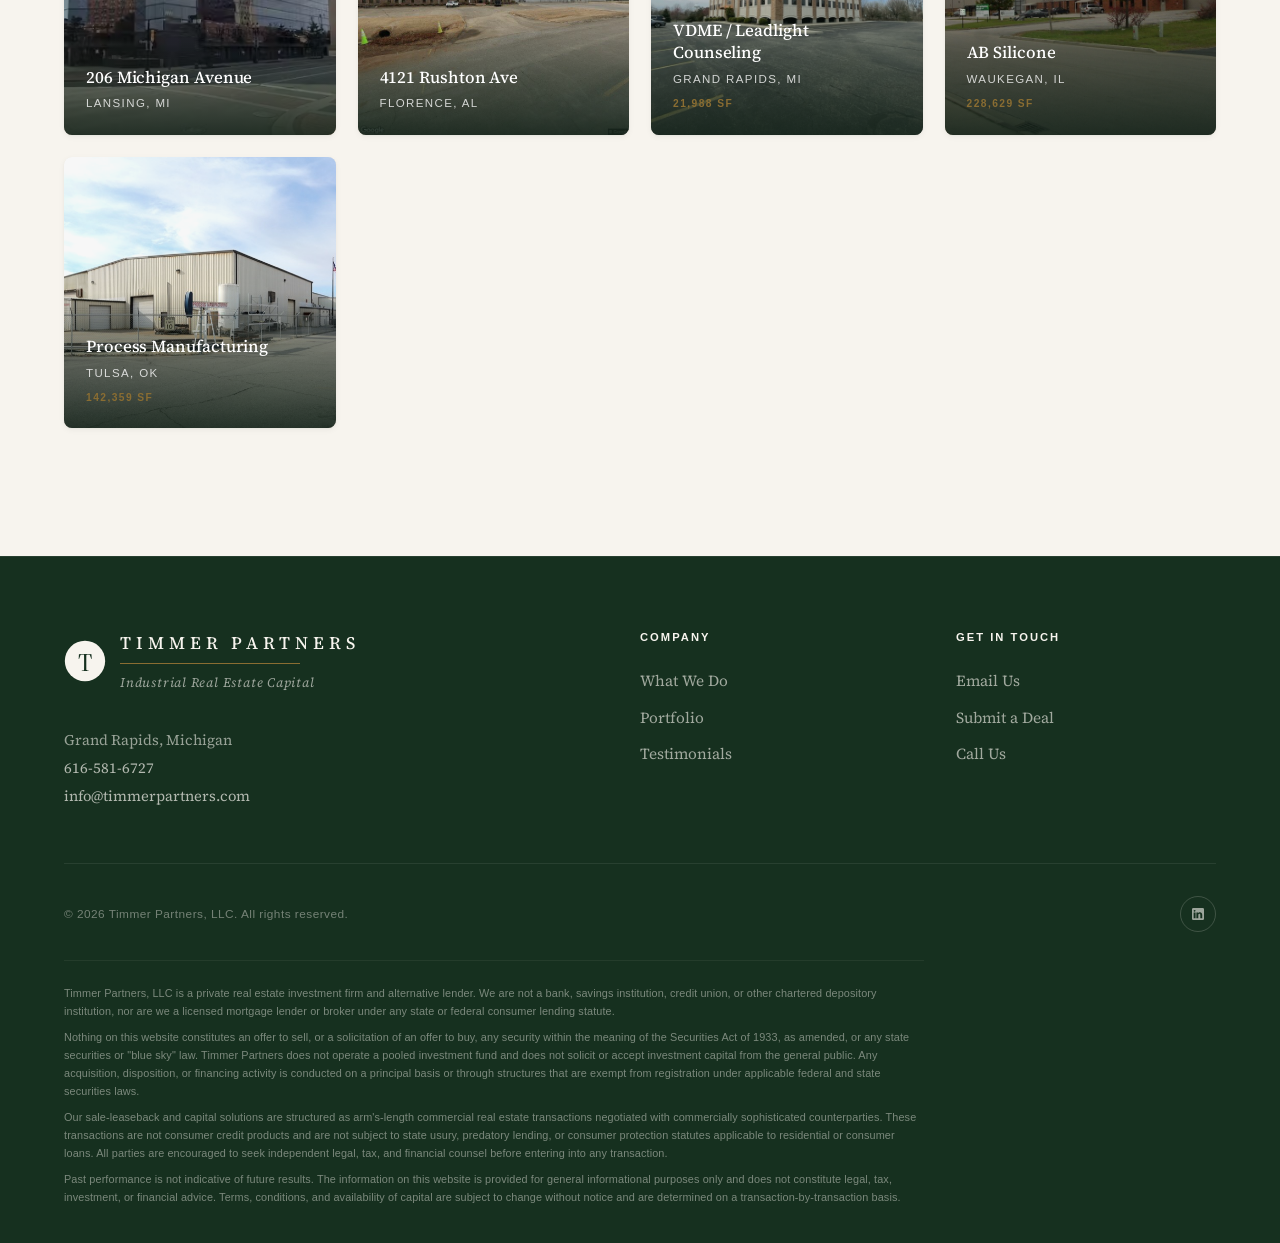
<file: portfolio.html>
<!DOCTYPE html>
<html lang="en">
<head>
    <meta charset="UTF-8">
    <meta name="viewport" content="width=device-width, initial-scale=1.0">
    <title>Investment Portfolio | Timmer Partners</title>
    <meta name="description" content="Browse the investment portfolio of Timmer Partners: 57 industrial and commercial properties acquired across 16 states.">
    <meta name="theme-color" content="#16301F">
    <link rel="canonical" href="https://timmerpartners.com/portfolio.html">

    <!-- Open Graph / Twitter -->
    <meta property="og:type" content="website">
    <meta property="og:url" content="https://timmerpartners.com/portfolio.html">
    <meta property="og:title" content="Investment Portfolio | Timmer Partners">
    <meta property="og:description" content="57 industrial and commercial properties acquired by Timmer Partners across 16 states.">
    <meta property="og:image" content="https://timmerpartners.com/og-image.jpg">
    <meta property="og:site_name" content="Timmer Partners">
    <meta name="twitter:card" content="summary_large_image">
    <meta name="twitter:title" content="Investment Portfolio | Timmer Partners">
    <meta name="twitter:description" content="57 industrial and commercial properties across 16 states.">
    <meta name="twitter:image" content="https://timmerpartners.com/og-image.jpg">

    <link rel="icon" type="image/svg+xml" href="brand/brand-favicon.svg">
    <link rel="apple-touch-icon" href="brand/apple-touch-icon.png">

    <link rel="preconnect" href="https://fonts.googleapis.com">
    <link rel="preconnect" href="https://fonts.gstatic.com" crossorigin>
    <link href="https://fonts.googleapis.com/css2?family=Source+Serif+4:ital,opsz,wght@0,8..60,300..700;1,8..60,300..700&display=swap" rel="stylesheet">

    <link rel="stylesheet" href="styles.css?v=9">
</head>
<body>

    <!-- HEADER -->
    <header id="header">
        <nav class="container">
            <a href="index.html" class="logo" aria-label="Timmer Partners home">
                <svg class="logo-mark" viewBox="0 0 100 100" xmlns="http://www.w3.org/2000/svg" aria-hidden="true">
                    <circle cx="50" cy="50" r="48" fill="#16301F"/>
                    <text x="50" y="53" font-family="'Source Serif 4', 'Source Serif Pro', Georgia, serif" font-size="60" font-weight="500" fill="#F7F4EE" text-anchor="middle" dominant-baseline="central">T</text>
                </svg>
                <span class="logo-text">
                    <span class="logo-wordmark">Timmer Partners</span>
                    <span class="logo-hairline"></span>
                </span>
            </a>
            <ul class="nav-links" id="navLinks">
                <li><a href="index.html#solutions">What We Do</a></li>
                <li><a href="portfolio.html">Portfolio</a></li>
                <li><a href="index.html#testimonials">Testimonials</a></li>
                <li><a href="index.html#contact" class="nav-cta">Get in Touch</a></li>
            </ul>
            <button class="mobile-toggle" id="mobileToggle" aria-label="Toggle menu" aria-expanded="false">
                <span></span><span></span><span></span>
            </button>
        </nav>
    </header>

    <!-- HERO BANNER -->
    <section class="portfolio-hero">
        <div class="container">
            <div>
                <h1>Investment Portfolio</h1>
                <p>A selection of industrial and commercial properties acquired by Timmer Partners across the United States.</p>
            </div>
            <div class="portfolio-hero-stats">
                <div class="portfolio-hero-stat">
                    <div class="num" id="psNumProps">57</div>
                    <div class="lbl">Properties</div>
                </div>
                <div class="portfolio-hero-stat">
                    <div class="num" id="psNumStates">16</div>
                    <div class="lbl">States</div>
                </div>
                <div class="portfolio-hero-stat">
                    <div class="num" id="psNumSqft">5.9M+</div>
                    <div class="lbl">Square Feet</div>
                </div>
            </div>
        </div>
    </section>

    <!-- FILTERS -->
    <section class="portfolio-filters">
        <div class="container">
            <div class="portfolio-filters-inner" id="filterChips" aria-label="Filter portfolio by state">
                <button class="filter-chip active" data-filter="all" aria-pressed="true">All <span class="count" id="count-all"></span></button>
                <button class="filter-chip" data-filter="MI" aria-pressed="false">Michigan <span class="count" data-count="MI"></span></button>
                <button class="filter-chip" data-filter="KY" aria-pressed="false">Kentucky <span class="count" data-count="KY"></span></button>
                <button class="filter-chip" data-filter="OH" aria-pressed="false">Ohio <span class="count" data-count="OH"></span></button>
                <button class="filter-chip" data-filter="IN" aria-pressed="false">Indiana <span class="count" data-count="IN"></span></button>
                <button class="filter-chip" data-filter="IL" aria-pressed="false">Illinois <span class="count" data-count="IL"></span></button>
                <button class="filter-chip" data-filter="GA" aria-pressed="false">Georgia <span class="count" data-count="GA"></span></button>
                <button class="filter-chip" data-filter="TX" aria-pressed="false">Texas <span class="count" data-count="TX"></span></button>
                <button class="filter-chip" data-filter="AL" aria-pressed="false">Alabama <span class="count" data-count="AL"></span></button>
                <button class="filter-chip" data-filter="NY" aria-pressed="false">New York <span class="count" data-count="NY"></span></button>
                <button class="filter-chip" data-filter="PA" aria-pressed="false">Pennsylvania <span class="count" data-count="PA"></span></button>
                <button class="filter-chip" data-filter="NJ" aria-pressed="false">New Jersey <span class="count" data-count="NJ"></span></button>
                <button class="filter-chip" data-filter="NH" aria-pressed="false">New Hampshire <span class="count" data-count="NH"></span></button>
                <button class="filter-chip" data-filter="SC" aria-pressed="false">South Carolina <span class="count" data-count="SC"></span></button>
                <button class="filter-chip" data-filter="TN" aria-pressed="false">Tennessee <span class="count" data-count="TN"></span></button>
                <button class="filter-chip" data-filter="FL" aria-pressed="false">Florida <span class="count" data-count="FL"></span></button>
                <button class="filter-chip" data-filter="OK" aria-pressed="false">Oklahoma <span class="count" data-count="OK"></span></button>
            </div>
        </div>
    </section>

    <!-- PORTFOLIO GRID -->
    <section class="portfolio-page">
        <div class="container">
            <div class="portfolio-grid" id="portfolioGrid">

                <div class="portfolio-card" data-state="MI">
                    <img src="photos/advanced-interiors.jpg" alt="Advanced Interiors - Byron Center, MI" loading="lazy">
                    <div class="portfolio-card-overlay">
                        <div class="portfolio-card-tenant">Advanced Interiors</div>
                        <div class="portfolio-card-location">Byron Center, MI</div>
                        <div class="portfolio-card-sqft">90,000 SF</div>
                    </div>
                </div>

                <div class="portfolio-card" data-state="MI" data-tenant="aludyne">
                    <img src="photos/aludyne.jpg" alt="Aludyne - Howell, MI" loading="lazy">
                    <div class="portfolio-card-overlay">
                        <div class="portfolio-card-tenant">Aludyne</div>
                        <div class="portfolio-card-location">Howell, MI</div>
                        <div class="portfolio-card-sqft">152,540 SF</div>
                    </div>
                </div>

                <div class="portfolio-card" data-state="OH" data-tenant="aunt-millies">
                    <img src="photos/aunt-millies.jpg" alt="Aunt Millie's - Sidney, OH" loading="lazy">
                    <div class="portfolio-card-overlay">
                        <div class="portfolio-card-tenant">Aunt Millie's</div>
                        <div class="portfolio-card-location">Sidney, OH</div>
                        <div class="portfolio-card-sqft">90,000 SF</div>
                    </div>
                </div>

                <div class="portfolio-card" data-state="KY">
                    <img src="photos/blue-star-plastics.jpg" alt="Blue Star Plastics - Lexington, KY" loading="lazy">
                    <div class="portfolio-card-overlay">
                        <div class="portfolio-card-tenant">Blue Star Plastics</div>
                        <div class="portfolio-card-location">Lexington, KY</div>
                        <div class="portfolio-card-sqft">115,596 SF</div>
                    </div>
                </div>

                <div class="portfolio-card" data-state="AL">
                    <img src="photos/deepwater-port.jpg" alt="Deepwater Port - Mobile, AL" loading="lazy">
                    <div class="portfolio-card-overlay">
                        <div class="portfolio-card-tenant">Deepwater Port</div>
                        <div class="portfolio-card-location">Mobile, AL</div>
                    </div>
                </div>

                <div class="portfolio-card" data-state="NY">
                    <img src="photos/dual-print.jpg" alt="Dual Print - Tonawanda, NY" loading="lazy">
                    <div class="portfolio-card-overlay">
                        <div class="portfolio-card-tenant">Dual Print</div>
                        <div class="portfolio-card-location">Tonawanda, NY</div>
                        <div class="portfolio-card-sqft">77,424 SF</div>
                    </div>
                </div>

                <div class="portfolio-card" data-state="MI">
                    <img src="photos/haerter.jpg" alt="Haerter Stamping - Kentwood, MI" loading="lazy">
                    <div class="portfolio-card-overlay">
                        <div class="portfolio-card-tenant">Haerter Stamping</div>
                        <div class="portfolio-card-location">Kentwood, MI</div>
                        <div class="portfolio-card-sqft">85,898 SF</div>
                    </div>
                </div>

                <div class="portfolio-card" data-state="MI">
                    <img src="photos/i-team-north-america.jpg" alt="I-Team North America - Holland, MI" loading="lazy">
                    <div class="portfolio-card-overlay">
                        <div class="portfolio-card-tenant">I-Team North America</div>
                        <div class="portfolio-card-location">Holland, MI</div>
                        <div class="portfolio-card-sqft">77,220 SF</div>
                    </div>
                </div>

                <div class="portfolio-card" data-state="MI">
                    <img src="photos/jedco.jpg" alt="Jedco - Grand Rapids, MI" loading="lazy">
                    <div class="portfolio-card-overlay">
                        <div class="portfolio-card-tenant">Jedco</div>
                        <div class="portfolio-card-location">Grand Rapids, MI</div>
                        <div class="portfolio-card-sqft">145,827 SF</div>
                    </div>
                </div>

                <div class="portfolio-card" data-state="MI">
                    <img src="photos/johnston-boiler.jpg" alt="Johnston Boiler - Grand Haven, MI" loading="lazy">
                    <div class="portfolio-card-overlay">
                        <div class="portfolio-card-tenant">Johnston Boiler</div>
                        <div class="portfolio-card-location">Grand Haven, MI</div>
                        <div class="portfolio-card-sqft">85,000 SF</div>
                    </div>
                </div>

                <div class="portfolio-card" data-state="MI" data-tenant="pratt-whitney">
                    <img src="photos/pratt-whitney.jpg" alt="Pratt & Whitney - Muskegon, MI" loading="lazy">
                    <div class="portfolio-card-overlay">
                        <div class="portfolio-card-tenant">Pratt &amp; Whitney</div>
                        <div class="portfolio-card-location">Muskegon, MI</div>
                        <div class="portfolio-card-sqft">175,000 SF</div>
                    </div>
                </div>

                <div class="portfolio-card" data-state="NJ">
                    <img src="photos/princetel.jpg" alt="Princetel, Inc. - Hamilton, NJ" loading="lazy">
                    <div class="portfolio-card-overlay">
                        <div class="portfolio-card-tenant">Princetel, Inc.</div>
                        <div class="portfolio-card-location">Hamilton, NJ</div>
                        <div class="portfolio-card-sqft">39,480 SF</div>
                    </div>
                </div>

                <div class="portfolio-card" data-state="MI" data-tenant="progressive-ae">
                    <img src="photos/progressive-ae.jpg" alt="Progressive A&E - Grand Rapids, MI" loading="lazy">
                    <div class="portfolio-card-overlay">
                        <div class="portfolio-card-tenant">Progressive A&amp;E</div>
                        <div class="portfolio-card-location">Grand Rapids, MI</div>
                        <div class="portfolio-card-sqft">50,000 SF</div>
                    </div>
                </div>

                <div class="portfolio-card" data-state="NH">
                    <img src="photos/semigen.jpg" alt="Semigen - Londonderry, NH" loading="lazy">
                    <div class="portfolio-card-overlay">
                        <div class="portfolio-card-tenant">Semigen</div>
                        <div class="portfolio-card-location">Londonderry, NH</div>
                        <div class="portfolio-card-sqft">42,238 SF</div>
                    </div>
                </div>

                <div class="portfolio-card" data-state="MI" data-tenant="superior-foods">
                    <img src="photos/superior-foods.jpg" alt="Superior Foods - Grand Rapids, MI" loading="lazy">
                    <div class="portfolio-card-overlay">
                        <div class="portfolio-card-tenant">Superior Foods</div>
                        <div class="portfolio-card-location">Grand Rapids, MI</div>
                        <div class="portfolio-card-sqft">50,000 SF</div>
                    </div>
                </div>

                <div class="portfolio-card" data-state="IN">
                    <img src="photos/tiedemannbevs.jpg" alt="TiedemannBevs - Richmond, IN" loading="lazy">
                    <div class="portfolio-card-overlay">
                        <div class="portfolio-card-tenant">TiedemannBevs</div>
                        <div class="portfolio-card-location">Richmond, IN</div>
                        <div class="portfolio-card-sqft">86,936 SF</div>
                    </div>
                </div>

                <div class="portfolio-card" data-state="KY" data-tenant="trane">
                    <img src="photos/trane.jpg" alt="Trane Corporation - Louisville, KY" loading="lazy">
                    <div class="portfolio-card-overlay">
                        <div class="portfolio-card-tenant">Trane Corporation</div>
                        <div class="portfolio-card-location">Louisville, KY</div>
                        <div class="portfolio-card-sqft">173,594 SF</div>
                    </div>
                </div>

                <div class="portfolio-card" data-state="MI">
                    <img src="photos/transfer-tool.jpg" alt="Transfer Tool Products - Grand Haven, MI" loading="lazy">
                    <div class="portfolio-card-overlay">
                        <div class="portfolio-card-tenant">Transfer Tool Products</div>
                        <div class="portfolio-card-location">Grand Haven, MI</div>
                        <div class="portfolio-card-sqft">78,814 SF</div>
                    </div>
                </div>

                <div class="portfolio-card" data-state="KY" data-tenant="tri-arrows-aluminum">
                    <img src="photos/tri-arrows-aluminum.jpg" alt="Tri-Arrows Aluminum - Louisville, KY" loading="lazy">
                    <div class="portfolio-card-overlay">
                        <div class="portfolio-card-tenant">Tri-Arrows Aluminum</div>
                        <div class="portfolio-card-location">Louisville, KY</div>
                        <div class="portfolio-card-sqft">48,020 SF</div>
                    </div>
                </div>

                <div class="portfolio-card" data-state="MI">
                    <img src="photos/vanderwall-bros.jpg" alt="VanderWall Bros. - Grand Haven, MI" loading="lazy">
                    <div class="portfolio-card-overlay">
                        <div class="portfolio-card-tenant">VanderWall Bros.</div>
                        <div class="portfolio-card-location">Grand Haven, MI</div>
                        <div class="portfolio-card-sqft">50,000 SF</div>
                    </div>
                </div>

                <div class="portfolio-card" data-state="NY" data-tenant="air-flo">
                    <img src="photos/air-flo.jpg" alt="Air Flo - Horseheads, NY" loading="lazy">
                    <div class="portfolio-card-overlay">
                        <div class="portfolio-card-tenant">Air Flo</div>
                        <div class="portfolio-card-location">Horseheads, NY</div>
                        <div class="portfolio-card-sqft">311,210 SF</div>
                    </div>
                </div>

                <div class="portfolio-card" data-state="MI">
                    <img src="photos/american-toys.jpg" alt="American Toys - Walled Lake, MI" loading="lazy">
                    <div class="portfolio-card-overlay">
                        <div class="portfolio-card-tenant">American Toys</div>
                        <div class="portfolio-card-location">Walled Lake, MI</div>
                        <div class="portfolio-card-sqft">279,115 SF</div>
                    </div>
                </div>

                <div class="portfolio-card" data-state="MI">
                    <img src="photos/artiflex-1.jpg" alt="Artiflex - Grand Rapids, MI" loading="lazy">
                    <div class="portfolio-card-overlay">
                        <div class="portfolio-card-tenant">Artiflex</div>
                        <div class="portfolio-card-location">Grand Rapids, MI</div>
                        <div class="portfolio-card-sqft">125,621 SF</div>
                    </div>
                </div>

                <div class="portfolio-card" data-state="MI">
                    <img src="photos/artiflex-2.jpg" alt="Artiflex - Grand Rapids, MI" loading="lazy">
                    <div class="portfolio-card-overlay">
                        <div class="portfolio-card-tenant">Artiflex</div>
                        <div class="portfolio-card-location">Grand Rapids, MI</div>
                        <div class="portfolio-card-sqft">151,662 SF</div>
                    </div>
                </div>

                <div class="portfolio-card" data-state="MI">
                    <img src="photos/automatic-spring-1.jpg" alt="Automatic Spring - Grand Haven, MI" loading="lazy">
                    <div class="portfolio-card-overlay">
                        <div class="portfolio-card-tenant">Automatic Spring</div>
                        <div class="portfolio-card-location">Grand Haven, MI</div>
                        <div class="portfolio-card-sqft">98,000 SF</div>
                    </div>
                </div>

                <div class="portfolio-card" data-state="MI">
                    <img src="photos/automatic-spring-2.jpg" alt="Automatic Spring - Grand Haven, MI" loading="lazy">
                    <div class="portfolio-card-overlay">
                        <div class="portfolio-card-tenant">Automatic Spring</div>
                        <div class="portfolio-card-location">Grand Haven, MI</div>
                        <div class="portfolio-card-sqft">60,000 SF</div>
                    </div>
                </div>

                <div class="portfolio-card" data-state="TX" data-tenant="charger-logistics">
                    <img src="photos/charger-logistics-laredo.jpg" alt="Charger Logistics - Laredo, TX" loading="lazy">
                    <div class="portfolio-card-overlay">
                        <div class="portfolio-card-tenant">Charger Logistics</div>
                        <div class="portfolio-card-location">Laredo, TX</div>
                        <div class="portfolio-card-sqft">107,176 SF</div>
                    </div>
                </div>

                <div class="portfolio-card" data-state="TX">
                    <img src="hero-property.jpg" alt="Charger Logistics - Hutchins, TX" loading="lazy">
                    <div class="portfolio-card-overlay">
                        <div class="portfolio-card-tenant">Charger Logistics</div>
                        <div class="portfolio-card-location">Hutchins, TX</div>
                        <div class="portfolio-card-sqft">131,949 SF</div>
                    </div>
                </div>

                <div class="portfolio-card" data-state="SC" data-tenant="colite">
                    <img src="photos/colite.jpg" alt="Colite - Columbia, SC" loading="lazy">
                    <div class="portfolio-card-overlay">
                        <div class="portfolio-card-tenant">Colite</div>
                        <div class="portfolio-card-location">Columbia, SC</div>
                        <div class="portfolio-card-sqft">133,348 SF</div>
                    </div>
                </div>

                <div class="portfolio-card" data-state="IN">
                    <img src="photos/elring-klinger.jpg" alt="Elring Klinger - Fort Wayne, IN" loading="lazy">
                    <div class="portfolio-card-overlay">
                        <div class="portfolio-card-tenant">Elring Klinger</div>
                        <div class="portfolio-card-location">Fort Wayne, IN</div>
                        <div class="portfolio-card-sqft">120,000 SF</div>
                    </div>
                </div>

                <div class="portfolio-card" data-state="MI">
                    <img src="photos/emergency-services.jpg" alt="Emergency Services - Muskegon, MI" loading="lazy">
                    <div class="portfolio-card-overlay">
                        <div class="portfolio-card-tenant">Emergency Services</div>
                        <div class="portfolio-card-location">Muskegon, MI</div>
                        <div class="portfolio-card-sqft">35,095 SF</div>
                    </div>
                </div>

                <div class="portfolio-card" data-state="MI" data-tenant="geerpres">
                    <img src="photos/geerpres.jpg" alt="Geerpres - Muskegon, MI" loading="lazy">
                    <div class="portfolio-card-overlay">
                        <div class="portfolio-card-tenant">Geerpres</div>
                        <div class="portfolio-card-location">Muskegon, MI</div>
                        <div class="portfolio-card-sqft">75,435 SF</div>
                    </div>
                </div>

                <div class="portfolio-card" data-state="MI">
                    <img src="photos/gen-die-artiflex.jpg" alt="Gen Die / Artiflex - Grand Rapids, MI" loading="lazy">
                    <div class="portfolio-card-overlay">
                        <div class="portfolio-card-tenant">Gen Die / Artiflex</div>
                        <div class="portfolio-card-location">Grand Rapids, MI</div>
                        <div class="portfolio-card-sqft">67,457 SF</div>
                    </div>
                </div>

                <div class="portfolio-card" data-state="MI">
                    <img src="photos/gl-metal-stamping.jpg" alt="GL Metal Stamping - Bridgman, MI" loading="lazy">
                    <div class="portfolio-card-overlay">
                        <div class="portfolio-card-tenant">GL Metal Stamping</div>
                        <div class="portfolio-card-location">Bridgman, MI</div>
                        <div class="portfolio-card-sqft">63,265 SF</div>
                    </div>
                </div>

                <div class="portfolio-card" data-state="MI">
                    <img src="photos/healthbridge.jpg" alt="Healthbridge - Grand Rapids, MI" loading="lazy">
                    <div class="portfolio-card-overlay">
                        <div class="portfolio-card-tenant">Healthbridge</div>
                        <div class="portfolio-card-location">Grand Rapids, MI</div>
                        <div class="portfolio-card-sqft">77,575 SF</div>
                    </div>
                </div>

                <div class="portfolio-card" data-state="IN">
                    <img src="photos/jones-fiber.jpg" alt="Jones Fiber - South Bend, IN" loading="lazy">
                    <div class="portfolio-card-overlay">
                        <div class="portfolio-card-tenant">Jones Fiber</div>
                        <div class="portfolio-card-location">South Bend, IN</div>
                        <div class="portfolio-card-sqft">81,900 SF</div>
                    </div>
                </div>

                <div class="portfolio-card" data-state="MI" data-tenant="kohls">
                    <img src="photos/kohls-grandrapids.jpg" alt="Kohl's - Grand Rapids, MI" loading="lazy">
                    <div class="portfolio-card-overlay">
                        <div class="portfolio-card-tenant">Kohl's</div>
                        <div class="portfolio-card-location">Grand Rapids, MI</div>
                        <div class="portfolio-card-sqft">90,100 SF</div>
                    </div>
                </div>

                <div class="portfolio-card" data-state="OH">
                    <img src="photos/major-metals.jpg" alt="Major Metals - Mansfield, OH" loading="lazy">
                    <div class="portfolio-card-overlay">
                        <div class="portfolio-card-tenant">Major Metals</div>
                        <div class="portfolio-card-location">Mansfield, OH</div>
                        <div class="portfolio-card-sqft">128,000 SF</div>
                    </div>
                </div>

                <div class="portfolio-card" data-state="MI">
                    <img src="photos/ms-metal-solutions.jpg" alt="MS Metal Solutions - Grand Rapids, MI" loading="lazy">
                    <div class="portfolio-card-overlay">
                        <div class="portfolio-card-tenant">MS Metal Solutions</div>
                        <div class="portfolio-card-location">Grand Rapids, MI</div>
                        <div class="portfolio-card-sqft">200,000 SF</div>
                    </div>
                </div>

                <div class="portfolio-card" data-state="MI">
                    <img src="photos/multi-tenant-auburn.jpg" alt="Multi-Tenant - Auburn Hills, MI" loading="lazy">
                    <div class="portfolio-card-overlay">
                        <div class="portfolio-card-tenant">Multi-Tenant</div>
                        <div class="portfolio-card-location">Auburn Hills, MI</div>
                        <div class="portfolio-card-sqft">32,120 SF</div>
                    </div>
                </div>

                <div class="portfolio-card" data-state="MI">
                    <img src="photos/multi-tenant-kalamazoo.jpg" alt="Multi-Tenant - Kalamazoo, MI" loading="lazy">
                    <div class="portfolio-card-overlay">
                        <div class="portfolio-card-tenant">Multi-Tenant</div>
                        <div class="portfolio-card-location">Kalamazoo, MI</div>
                        <div class="portfolio-card-sqft">60,772 SF</div>
                    </div>
                </div>

                <div class="portfolio-card" data-state="IL">
                    <img src="photos/pacesetter.jpg" alt="Pacesetter - Sauk Village, IL" loading="lazy">
                    <div class="portfolio-card-overlay">
                        <div class="portfolio-card-tenant">Pacesetter</div>
                        <div class="portfolio-card-location">Sauk Village, IL</div>
                        <div class="portfolio-card-sqft">117,878 SF</div>
                    </div>
                </div>

                <div class="portfolio-card" data-state="OH">
                    <img src="photos/pentaflex.jpg" alt="Pentaflex - Springfield, OH" loading="lazy">
                    <div class="portfolio-card-overlay">
                        <div class="portfolio-card-tenant">Pentaflex</div>
                        <div class="portfolio-card-location">Springfield, OH</div>
                        <div class="portfolio-card-sqft">150,618 SF</div>
                    </div>
                </div>

                <div class="portfolio-card" data-state="OH">
                    <img src="photos/playtex.jpg" alt="Playtex Manufacturing Inc - Sidney, OH" loading="lazy">
                    <div class="portfolio-card-overlay">
                        <div class="portfolio-card-tenant">Playtex Manufacturing Inc</div>
                        <div class="portfolio-card-location">Sidney, OH</div>
                        <div class="portfolio-card-sqft">86,464 SF</div>
                    </div>
                </div>

                <div class="portfolio-card" data-state="GA">
                    <img src="photos/ranews-griffin.jpg" alt="Ranews Griffin - Griffin, GA" loading="lazy">
                    <div class="portfolio-card-overlay">
                        <div class="portfolio-card-tenant">Ranews Griffin</div>
                        <div class="portfolio-card-location">Griffin, GA</div>
                        <div class="portfolio-card-sqft">72,322 SF</div>
                    </div>
                </div>

                <div class="portfolio-card" data-state="GA">
                    <img src="photos/ranews-thomaston.jpg" alt="Ranews Thomaston - Thomaston, GA" loading="lazy">
                    <div class="portfolio-card-overlay">
                        <div class="portfolio-card-tenant">Ranews Thomaston</div>
                        <div class="portfolio-card-location">Thomaston, GA</div>
                        <div class="portfolio-card-sqft">105,381 SF</div>
                    </div>
                </div>

                <div class="portfolio-card" data-state="TN">
                    <img src="photos/telos.jpg" alt="Telos - Caryville, TN" loading="lazy">
                    <div class="portfolio-card-overlay">
                        <div class="portfolio-card-tenant">Telos</div>
                        <div class="portfolio-card-location">Caryville, TN</div>
                        <div class="portfolio-card-sqft">219,594 SF</div>
                    </div>
                </div>

                <div class="portfolio-card" data-state="FL" data-tenant="tmf-plastics">
                    <img src="photos/tmf-plastics-bradenton.jpg" alt="TMF Plastics - Bradenton, FL" loading="lazy">
                    <div class="portfolio-card-overlay">
                        <div class="portfolio-card-tenant">TMF Plastics</div>
                        <div class="portfolio-card-location">Bradenton, FL</div>
                        <div class="portfolio-card-sqft">101,167 SF</div>
                    </div>
                </div>

                <div class="portfolio-card" data-state="IL">
                    <img src="photos/tmf-plastics-plano.jpg" alt="TMF Plastics - Plano, IL" loading="lazy">
                    <div class="portfolio-card-overlay">
                        <div class="portfolio-card-tenant">TMF Plastics</div>
                        <div class="portfolio-card-location">Plano, IL</div>
                        <div class="portfolio-card-sqft">103,038 SF</div>
                    </div>
                </div>

                <div class="portfolio-card" data-state="MI" data-tenant="transcendia">
                    <img src="photos/transcendia.jpg" alt="Transcendia - Grand Rapids, MI" loading="lazy">
                    <div class="portfolio-card-overlay">
                        <div class="portfolio-card-tenant">Transcendia</div>
                        <div class="portfolio-card-location">Grand Rapids, MI</div>
                        <div class="portfolio-card-sqft">117,000 SF</div>
                    </div>
                </div>

                <div class="portfolio-card" data-state="PA">
                    <img src="photos/weaber-lumber.jpg" alt="Weaber Lumber - South Annville, PA" loading="lazy">
                    <div class="portfolio-card-overlay">
                        <div class="portfolio-card-tenant">Weaber Lumber</div>
                        <div class="portfolio-card-location">South Annville, PA</div>
                        <div class="portfolio-card-sqft">176,848 SF</div>
                    </div>
                </div>

                <div class="portfolio-card" data-state="MI">
                    <img src="photos/1950-waldorf-nw.jpg" alt="1950 Waldorf NW - Grand Rapids, MI" loading="lazy">
                    <div class="portfolio-card-overlay">
                        <div class="portfolio-card-tenant">1950 Waldorf NW</div>
                        <div class="portfolio-card-location">Grand Rapids, MI</div>
                    </div>
                </div>

                <div class="portfolio-card" data-state="MI">
                    <img src="photos/206-michigan-avenue.jpg" alt="206 Michigan Avenue - Lansing, MI" loading="lazy">
                    <div class="portfolio-card-overlay">
                        <div class="portfolio-card-tenant">206 Michigan Avenue</div>
                        <div class="portfolio-card-location">Lansing, MI</div>
                    </div>
                </div>

                <div class="portfolio-card" data-state="AL">
                    <img src="photos/4121-rushton.jpg" alt="4121 Rushton Ave - Florence, AL" loading="lazy">
                    <div class="portfolio-card-overlay">
                        <div class="portfolio-card-tenant">4121 Rushton Ave</div>
                        <div class="portfolio-card-location">Florence, AL</div>
                    </div>
                </div>

                <div class="portfolio-card" data-state="MI">
                    <img src="photos/vdme.jpg" alt="VDME / Leadlight Counseling - Grand Rapids, MI" loading="lazy">
                    <div class="portfolio-card-overlay">
                        <div class="portfolio-card-tenant">VDME / Leadlight Counseling</div>
                        <div class="portfolio-card-location">Grand Rapids, MI</div>
                        <div class="portfolio-card-sqft">21,988 SF</div>
                    </div>
                </div>

                <div class="portfolio-card" data-state="IL">
                    <img src="photos/ab-silicone.jpg" alt="AB Silicone - Waukegan, IL" loading="lazy">
                    <div class="portfolio-card-overlay">
                        <div class="portfolio-card-tenant">AB Silicone</div>
                        <div class="portfolio-card-location">Waukegan, IL</div>
                        <div class="portfolio-card-sqft">228,629 SF</div>
                    </div>
                </div>

                <div class="portfolio-card" data-state="OK">
                    <img src="photos/process-manufacturing.jpg" alt="Process Manufacturing - Tulsa, OK" loading="lazy">
                    <div class="portfolio-card-overlay">
                        <div class="portfolio-card-tenant">Process Manufacturing</div>
                        <div class="portfolio-card-location">Tulsa, OK</div>
                        <div class="portfolio-card-sqft">142,359 SF</div>
                    </div>
                </div>

            </div>
            <div class="portfolio-empty" id="portfolioEmpty">No properties match this filter.</div>
        </div>
    </section>

    <!-- FOOTER -->
    <footer>
        <div class="container">
            <div class="footer-grid">
                <div class="footer-left">
                    <div class="footer-logo" aria-label="Timmer Partners">
                        <svg class="footer-logo-mark" viewBox="0 0 100 100" xmlns="http://www.w3.org/2000/svg" aria-hidden="true">
                            <circle cx="50" cy="50" r="48" fill="#F7F4EE"/>
                            <text x="50" y="53" font-family="'Source Serif 4', 'Source Serif Pro', Georgia, serif" font-size="60" font-weight="500" fill="#16301F" text-anchor="middle" dominant-baseline="central">T</text>
                        </svg>
                        <div class="footer-logo-text">
                            <span class="footer-logo-wordmark">Timmer Partners</span>
                            <span class="footer-logo-hairline"></span>
                            <span class="footer-logo-tagline">Industrial Real Estate Capital</span>
                        </div>
                    </div>
                    <p>
                        Grand Rapids, Michigan<br>
                        <a href="tel:6165816727">616-581-6727</a><br>
                        <a href="mailto:info@timmerpartners.com">info@timmerpartners.com</a>
                    </p>
                </div>
                <div class="footer-col">
                    <h4>Company</h4>
                    <ul class="footer-links">
                        <li><a href="index.html#solutions">What We Do</a></li>
                        <li><a href="portfolio.html">Portfolio</a></li>
                        <li><a href="index.html#testimonials">Testimonials</a></li>
                    </ul>
                </div>
                <div class="footer-col">
                    <h4>Get in Touch</h4>
                    <ul class="footer-links">
                        <li><a href="mailto:info@timmerpartners.com">Email Us</a></li>
                        <li><a href="mailto:info@timmerpartners.com?subject=Deal%20Submission">Submit a Deal</a></li>
                        <li><a href="tel:6165816727">Call Us</a></li>
                    </ul>
                </div>
            </div>
            <div class="footer-bottom">
                <div>&copy; 2026 Timmer Partners, LLC. All rights reserved.</div>
                <div class="footer-social">
                    <a href="https://www.linkedin.com/company/timmer-partners" target="_blank" rel="noopener" aria-label="LinkedIn">
                        <svg viewBox="0 0 24 24" fill="currentColor" aria-hidden="true"><path d="M19 3a2 2 0 0 1 2 2v14a2 2 0 0 1-2 2H5a2 2 0 0 1-2-2V5a2 2 0 0 1 2-2h14zM8.339 18.337V9.725h-2.86v8.612h2.86zM6.91 8.546c.916 0 1.488-.607 1.488-1.366-.018-.776-.572-1.366-1.471-1.366-.898 0-1.487.59-1.487 1.366 0 .76.572 1.366 1.453 1.366h.017zm11.428 9.79V13.4c0-2.642-1.41-3.872-3.291-3.872-1.518 0-2.198.835-2.578 1.421v-1.221h-2.86c.038.807 0 8.612 0 8.612h2.86v-4.81c0-.257.018-.514.094-.698.207-.514.677-1.045 1.467-1.045 1.034 0 1.448.788 1.448 1.945v4.608h2.86z"/></svg>
                    </a>
                </div>
            </div>
            <div class="footer-disclosures">
                <p>Timmer Partners, LLC is a private real estate investment firm and alternative lender. We are not a bank, savings institution, credit union, or other chartered depository institution, nor are we a licensed mortgage lender or broker under any state or federal consumer lending statute.</p>
                <p>Nothing on this website constitutes an offer to sell, or a solicitation of an offer to buy, any security within the meaning of the Securities Act of 1933, as amended, or any state securities or "blue sky" law. Timmer Partners does not operate a pooled investment fund and does not solicit or accept investment capital from the general public. Any acquisition, disposition, or financing activity is conducted on a principal basis or through structures that are exempt from registration under applicable federal and state securities laws.</p>
                <p>Our sale-leaseback and capital solutions are structured as arm's-length commercial real estate transactions negotiated with commercially sophisticated counterparties. These transactions are not consumer credit products and are not subject to state usury, predatory lending, or consumer protection statutes applicable to residential or consumer loans. All parties are encouraged to seek independent legal, tax, and financial counsel before entering into any transaction.</p>
                <p>Past performance is not indicative of future results. The information on this website is provided for general informational purposes only and does not constitute legal, tax, investment, or financial advice. Terms, conditions, and availability of capital are subject to change without notice and are determined on a transaction-by-transaction basis.</p>
            </div>
        </div>
    </footer>

    <script>
        // Header scroll effect (IntersectionObserver, no scroll listener)
        const header = document.getElementById('header');
        const sentinel = document.createElement('div');
        sentinel.style.cssText = 'position:absolute;top:0;left:0;height:60px;width:1px;pointer-events:none;';
        document.body.prepend(sentinel);
        new IntersectionObserver(([e]) => {
            header.classList.toggle('scrolled', !e.isIntersecting);
        }).observe(sentinel);

        // Mobile menu toggle
        const mobileToggle = document.getElementById('mobileToggle');
        const navLinks = document.getElementById('navLinks');
        mobileToggle.addEventListener('click', () => {
            const isOpen = navLinks.classList.toggle('active');
            mobileToggle.setAttribute('aria-expanded', String(isOpen));
        });
        document.querySelectorAll('.nav-links a').forEach(link => {
            link.addEventListener('click', () => {
                navLinks.classList.remove('active');
                mobileToggle.setAttribute('aria-expanded', 'false');
            });
        });

        // Portfolio filtering
        const cards = Array.from(document.querySelectorAll('#portfolioGrid .portfolio-card'));
        const chips = Array.from(document.querySelectorAll('.filter-chip'));
        const emptyEl = document.getElementById('portfolioEmpty');

        // Compute counts
        const counts = { all: cards.length };
        cards.forEach(c => {
            const st = c.dataset.state;
            if (st) counts[st] = (counts[st] || 0) + 1;
        });
        document.getElementById('count-all').textContent = counts.all;
        document.querySelectorAll('[data-count]').forEach(el => {
            const k = el.dataset.count;
            el.textContent = counts[k] || 0;
        });

        chips.forEach(chip => {
            chip.addEventListener('click', () => {
                chips.forEach(c => { c.classList.remove('active'); c.setAttribute('aria-pressed', 'false'); });
                chip.classList.add('active');
                chip.setAttribute('aria-pressed', 'true');
                const filter = chip.dataset.filter;
                let visible = 0;
                cards.forEach(card => {
                    const st = card.dataset.state || '';
                    const match = filter === 'all' || st === filter;
                    card.classList.toggle('is-hidden', !match);
                    if (match) visible++;
                });
                emptyEl.classList.toggle('is-visible', visible === 0);
            });
        });

        // Deep-link from homepage tenant logos: ?tenant=slug
        (function highlightLinkedTenant() {
            const slug = new URLSearchParams(location.search).get('tenant');
            if (!slug) return;
            const target = document.querySelector(`.portfolio-card[data-tenant="${slug}"]`);
            if (!target) return;
            // Make sure it's visible (clear any active filter)
            target.classList.remove('is-hidden');
            // Wait for layout, then scroll + highlight
            setTimeout(() => {
                target.scrollIntoView({ behavior: 'smooth', block: 'center' });
                target.classList.add('is-highlighted');
                setTimeout(() => target.classList.remove('is-highlighted'), 2600);
            }, 250);
        })();
    </script>

</body>
</html>
</file>
<file: styles.css>
/* ==========================================================================
   Timmer Partners — shared styles
   Brand system: Forest · Warm White · Bronze · Warm Gray
   Typography: Source Serif 4
   ========================================================================== */

/* ---------- Design tokens ---------- */
:root {
    /* Brand palette — forest, warm white, bronze, warm gray */
    --forest:      #16301F;
    --forest-2:    #1F4029;
    --forest-deep: #0E2015;
    --ink:         #14251D;
    --warm-white:  #F7F4EE;
    --paper:       #FAFAF8;
    --cream:       #EEE9DC;
    --bronze:      #8A6D32;
    --bronze-soft: rgba(138, 109, 50, 0.14);
    --bronze-border: rgba(138, 109, 50, 0.30);
    --warm-gray:   #8A8580;
    --warm-gray-2: #6E6963;

    /* Semantic aliases — keeps the rest of the rules readable */
    --bg:          var(--paper);
    --bg-subtle:   var(--warm-white);
    --bg-cream:    var(--warm-white);
    --ivory:       var(--warm-white);
    --text-1:      var(--forest);
    --text-2:      rgba(22, 48, 31, 0.82);
    --text-3:      var(--warm-gray);
    --text-faint:  rgba(138, 133, 128, 0.72);
    --border:      #E5E3DF;
    --border-strong: #D6D2CA;

    /* Legacy aliases — any residual reference still resolves */
    --brass:       var(--bronze);
    --brass-soft:  var(--bronze-soft);
    --brass-border: var(--bronze-border);
    --stone:       var(--paper);
    --stone-2:     var(--warm-white);
    --stone-3:     var(--cream);
    --ink-2:       var(--forest-2);
    --muted:       var(--warm-gray);
    --slate:       var(--bronze);
    --slate-deep:  #6F5828;
    --slate-soft:  var(--bronze-soft);
    --slate-border: var(--bronze-border);
    --gold:        var(--bronze);
    --gold-hover:  #6F5828;
    --gold-soft:   var(--bronze-soft);
    --gold-border: var(--bronze-border);
    --navy:        var(--forest);
    --navy-deep:   var(--forest-deep);
    --navy-light:  var(--forest-2);

    /* Radii */
    --radius-sm: 8px;
    --radius:    12px;
    --radius-lg: 14px;
    --radius-xl: 18px;

    /* Shadows — soft, layered, forest-tinted */
    --shadow-sm:   0 1px 2px rgba(22, 48, 31, 0.04), 0 2px 6px rgba(22, 48, 31, 0.05);
    --shadow:      0 2px 6px rgba(22, 48, 31, 0.05), 0 16px 40px -12px rgba(22, 48, 31, 0.12);
    --shadow-lg:   0 4px 10px rgba(22, 48, 31, 0.06), 0 30px 80px -20px rgba(22, 48, 31, 0.18);
    --shadow-gold: var(--shadow);

    /* Motion */
    --ease:   cubic-bezier(0.22, 1, 0.36, 1);
    --t-fast: 220ms var(--ease);
    --t-med:  320ms var(--ease);
    --t-slow: 600ms var(--ease);

    /* Layout */
    --container: 1200px;
    --space-section:       clamp(88px, 10vw, 140px);
    --space-section-tight: clamp(64px, 7vw, 100px);

    /* Type stack — Source Serif 4 */
    --font-serif: 'Source Serif 4', 'Source Serif Pro', Georgia, 'Times New Roman', serif;
    --font-sans-ui: -apple-system, BlinkMacSystemFont, 'Segoe UI', 'Helvetica Neue', sans-serif;
}

/* ---------- Reset ---------- */
*, *::before, *::after { margin: 0; padding: 0; box-sizing: border-box; }
html { scroll-behavior: smooth; font-size: 16px; -webkit-text-size-adjust: 100%; }
body {
    font-family: var(--font-serif);
    color: var(--forest);
    line-height: 1.6;
    background: var(--paper);
    font-weight: 400;
    -webkit-font-smoothing: antialiased;
    -moz-osx-font-smoothing: grayscale;
    text-rendering: optimizeLegibility;
}
img, svg { max-width: 100%; display: block; }
a { text-decoration: none; color: inherit; }
button { font: inherit; cursor: pointer; }

/* Anchor targets clear the fixed header */
section[id] { scroll-margin-top: 96px; }

/* Micro-typography */
h1, h2, h3, .section-heading { text-wrap: balance; }
p, .section-lede, blockquote { text-wrap: pretty; }

/* Keyboard focus + selection, on brand */
:focus-visible {
    outline: 2px solid var(--bronze);
    outline-offset: 3px;
    border-radius: 2px;
}
::selection {
    background: rgba(138, 109, 50, 0.22);
    color: var(--forest);
}

/* ---------- Utilities ---------- */
.container { max-width: var(--container); margin: 0 auto; padding: 0 24px; }

.section-label {
    display: inline-flex;
    align-items: center;
    gap: 14px;
    font-family: var(--font-sans-ui);
    font-size: 0.72rem;
    font-weight: 600;
    letter-spacing: 0.22em;
    text-transform: uppercase;
    color: var(--warm-gray-2);
    margin-bottom: 20px;
}
.section-label::before {
    content: "";
    width: 32px;
    height: 1px;
    background: var(--brass);
}

.section-heading {
    font-family: var(--font-serif);
    font-size: clamp(2rem, 3.4vw, 2.8rem);
    font-weight: 400;
    line-height: 1.12;
    letter-spacing: -0.01em;
    margin-bottom: 18px;
    color: var(--forest);
}

.section-sub {
    font-size: 1.02rem;
    color: var(--text-2);
    line-height: 1.65;
    max-width: 680px;
}

.text-center { text-align: center; }
.mx-auto { margin-left: auto; margin-right: auto; }

/* Section header: heading with lede stacked below, left-aligned */
.section-head {
    margin-bottom: 56px;
    max-width: 720px;
}
.section-head .section-heading { margin-bottom: 0; }
.section-lede {
    font-family: var(--font-serif);
    font-size: 1.02rem;
    color: var(--text-2);
    line-height: 1.68;
    margin-top: 16px;
    max-width: 62ch;
}

/* ---------- Buttons ---------- */
.btn {
    display: inline-flex;
    align-items: center;
    gap: 10px;
    padding: 14px 28px;
    border-radius: 2px;
    font-family: var(--font-sans-ui);
    font-size: 0.78rem;
    font-weight: 600;
    letter-spacing: 0.18em;
    text-transform: uppercase;
    border: 1px solid transparent;
    transition: transform var(--t-fast), background var(--t-fast),
                box-shadow var(--t-fast), border-color var(--t-fast), color var(--t-fast);
    cursor: pointer;
    line-height: 1;
    white-space: nowrap;
}
.btn svg { width: 16px; height: 16px; flex-shrink: 0; transition: transform var(--t-fast); }
.btn:hover { transform: translateY(-1px); }
.btn:hover svg { transform: translateX(3px); }

.btn-primary {
    background: var(--forest);
    color: var(--warm-white);
    box-shadow: var(--shadow);
}
.btn-primary:hover {
    background: var(--forest-2);
    box-shadow: var(--shadow-lg);
}

.btn-ghost-light {
    background: transparent;
    color: var(--forest);
    border-color: var(--forest);
}
.btn-ghost-light:hover {
    background: var(--forest);
    color: var(--warm-white);
}

.btn-dark {
    background: var(--forest);
    color: var(--warm-white);
    box-shadow: var(--shadow);
}
.btn-dark:hover {
    background: var(--forest-2);
    box-shadow: var(--shadow-lg);
}

.btn-white {
    background: var(--warm-white);
    color: var(--forest);
    box-shadow: var(--shadow);
}
.btn-white:hover {
    background: #ffffff;
    box-shadow: var(--shadow-lg);
}

.btn-outline-white {
    background: transparent;
    color: var(--warm-white);
    border-color: rgba(247, 244, 238, 0.45);
}
.btn-outline-white:hover {
    border-color: var(--warm-white);
    background: rgba(247, 244, 238, 0.08);
}

/* Compact button variant */
.btn-sm { padding: 12px 22px; font-size: 0.72rem; }

/* ---------- Header / Nav ---------- */
header {
    position: fixed;
    top: 0; left: 0; right: 0;
    z-index: 1000;
    background: rgba(250, 250, 248, 0.88);
    backdrop-filter: saturate(160%) blur(14px);
    -webkit-backdrop-filter: saturate(160%) blur(14px);
    border-bottom: 1px solid rgba(22, 48, 31, 0.06);
    transition: box-shadow var(--t-med), background var(--t-med);
}
header.scrolled {
    background: rgba(247, 244, 238, 0.96);
    box-shadow: 0 1px 2px rgba(22, 48, 31, 0.04), 0 10px 30px -10px rgba(22, 48, 31, 0.14);
}
nav {
    display: flex;
    align-items: center;
    justify-content: space-between;
    height: 84px;
}

/* Circle-T mark + wordmark lockup */
.logo {
    display: inline-flex;
    align-items: center;
    gap: 14px;
    line-height: 1;
    transition: opacity var(--t-fast);
}
.logo:hover { opacity: 0.85; }
.logo-mark {
    width: 38px;
    height: 38px;
    flex-shrink: 0;
    display: block;
}
.logo-text {
    display: inline-flex;
    flex-direction: column;
    align-items: flex-start;
    gap: 4px;
}
.logo-wordmark {
    font-family: var(--font-serif);
    font-size: 1.05rem;
    font-weight: 500;
    letter-spacing: 0.28em;
    color: var(--forest);
    text-transform: uppercase;
}
.logo-hairline {
    display: block;
    width: 100%;
    max-width: 180px;
    height: 1px;
    background: var(--bronze);
}
/* Legacy fallback for .logo-img if any slip through */
.logo-img { height: 36px; width: auto; }

.nav-links {
    display: flex;
    align-items: center;
    gap: 40px;
    list-style: none;
}
.nav-links a {
    font-family: var(--font-sans-ui);
    font-size: 0.72rem;
    font-weight: 600;
    letter-spacing: 0.16em;
    text-transform: uppercase;
    color: var(--forest);
    transition: color var(--t-fast);
    position: relative;
}
.nav-links a:hover { color: var(--brass); }
.nav-links a:not(.nav-cta)::after {
    content: '';
    position: absolute;
    bottom: -8px; left: 0;
    width: 0; height: 1px;
    background: var(--brass);
    transition: width var(--t-med);
}
.nav-links a:not(.nav-cta):hover::after { width: 100%; }

.nav-cta {
    background: var(--forest);
    color: var(--warm-white) !important;
    padding: 12px 24px;
    border-radius: 2px;
    font-weight: 600;
    font-size: 0.72rem;
    letter-spacing: 0.16em;
    border: 1px solid var(--forest);
    transition: background var(--t-fast), transform var(--t-fast), box-shadow var(--t-fast);
}
.nav-cta:hover {
    background: var(--forest-2);
    transform: translateY(-1px);
    box-shadow: var(--shadow);
}
.nav-cta::after { display: none !important; }

.mobile-toggle {
    display: none;
    background: none;
    border: none;
    padding: 8px;
}
.mobile-toggle span {
    display: block;
    width: 24px;
    height: 2px;
    background: var(--forest);
    margin: 6px 0;
    transition: var(--t-fast);
}

/* Transparent header over the hero image; solid after scroll */
header.header-clear:not(.scrolled) {
    background: transparent;
    border-bottom-color: transparent;
    backdrop-filter: none;
    -webkit-backdrop-filter: none;
}
header.header-clear:not(.scrolled) .logo-wordmark { color: var(--warm-white); }
header.header-clear:not(.scrolled) .logo-mark circle { fill: var(--warm-white); }
header.header-clear:not(.scrolled) .logo-mark text { fill: var(--forest); }
header.header-clear:not(.scrolled) .nav-links a:not(.nav-cta) { color: var(--warm-white); }
header.header-clear:not(.scrolled) .nav-links.active a:not(.nav-cta) { color: var(--forest); }
header.header-clear:not(.scrolled) .nav-cta {
    background: var(--warm-white);
    color: var(--forest) !important;
    border-color: var(--warm-white);
}
header.header-clear:not(.scrolled) .mobile-toggle span { background: var(--warm-white); }

/* ---------- Hero (homepage, typographic on forest) ---------- */
.hero {
    position: relative;
    display: flex;
    align-items: center;
    text-align: center;
    min-height: clamp(560px, 88svh, 840px);
    padding: 150px 0 100px;
    background:
        radial-gradient(1100px 540px at 50% -10%, rgba(31, 64, 41, 0.6), transparent 64%),
        var(--forest-deep);
    color: var(--warm-white);
    overflow: hidden;
}
.hero > .container { position: relative; z-index: 1; width: 100%; }
.hero-content {
    max-width: 860px;
    margin: 0 auto;
    position: relative;
    z-index: 1;
    padding: 0;
}
.hero-label {
    display: inline-block;
    font-family: var(--font-sans-ui);
    font-size: 0.72rem;
    font-weight: 600;
    letter-spacing: 0.3em;
    text-transform: uppercase;
    color: rgba(247, 244, 238, 0.66);
    margin-bottom: 36px;
}
.hero h1 {
    font-family: var(--font-serif);
    font-size: clamp(2.8rem, 5.4vw, 4.6rem);
    font-weight: 400;
    line-height: 1.08;
    letter-spacing: -0.012em;
    margin-bottom: 34px;
    color: var(--warm-white);
}
.hero-rule {
    width: 56px;
    height: 1px;
    background: var(--bronze);
    margin: 0 auto 34px;
}
.hero p {
    font-family: var(--font-serif);
    font-style: italic;
    font-size: 1.16rem;
    color: rgba(247, 244, 238, 0.78);
    line-height: 1.7;
    margin: 0 auto 44px;
    max-width: 600px;
    font-weight: 400;
}
.hero-buttons { display: flex; gap: 14px; flex-wrap: wrap; justify-content: center; }

@media (prefers-reduced-motion: no-preference) {
    .hero-content { animation: hero-rise 800ms var(--ease) both; }
}
@keyframes hero-rise {
    from { opacity: 0; transform: translateY(16px); }
    to   { opacity: 1; transform: none; }
}

/* ---------- Stats bar ---------- */
.stats-bar {
    padding: clamp(80px, 9vw, 120px) 0;
    background: var(--warm-white);
    color: var(--forest);
    position: relative;
    overflow: hidden;
}
.stats-grid {
    display: grid;
    grid-template-columns: repeat(3, 1fr);
    gap: 48px;
    text-align: left;
}
.stat-item {
    border-top: 1px solid var(--bronze-border);
    padding-top: 26px;
}
.stat-number {
    font-family: var(--font-serif);
    font-size: clamp(3.1rem, 5.6vw, 4.4rem);
    font-weight: 400;
    letter-spacing: -0.02em;
    line-height: 1;
    margin-bottom: 18px;
    color: var(--forest);
    font-variant-numeric: tabular-nums;
}
.stat-number .stat-prefix,
.stat-number .stat-suffix {
    color: var(--brass);
    font-weight: 400;
    font-size: 0.58em;
    font-style: italic;
}
.stat-label {
    font-family: var(--font-sans-ui);
    font-size: 0.7rem;
    font-weight: 600;
    letter-spacing: 0.18em;
    text-transform: uppercase;
    color: var(--warm-gray-2);
}

/* ---------- Tenant strip ---------- */
.tenant-strip {
    background: var(--paper);
    padding: 64px 0;
    border-top: 1px solid var(--border);
    border-bottom: 1px solid var(--border);
}
.tenant-strip-label {
    font-family: var(--font-sans-ui);
    font-size: 0.7rem;
    font-weight: 600;
    letter-spacing: 0.2em;
    text-transform: uppercase;
    color: var(--warm-gray-2);
    margin-bottom: 36px;
}
.tenant-row {
    display: grid;
    grid-template-columns: repeat(auto-fill, minmax(200px, 1fr));
    gap: 14px 48px;
    max-width: 1080px;
}
.tenant-row > a,
.tenant-row > span {
    font-family: var(--font-serif);
    font-size: 1.05rem;
    color: var(--text-2);
    line-height: 1.5;
}
.tenant-row > a { transition: color var(--t-fast); }
.tenant-row > a:hover { color: var(--forest); text-decoration: underline; text-underline-offset: 4px; text-decoration-color: var(--bronze); }

/* ---------- Broker callout ---------- */
.broker-callout {
    padding: clamp(80px, 9vw, 110px) 0;
    background: var(--warm-white);
    position: relative;
}
.broker-inner {
    display: grid;
    grid-template-columns: minmax(0, 1.6fr) auto;
    gap: 32px 80px;
    align-items: center;
}
.broker-inner h2 {
    font-family: var(--font-serif);
    font-size: clamp(1.7rem, 2.6vw, 2.1rem);
    font-weight: 400;
    margin-bottom: 14px;
    color: var(--forest);
    letter-spacing: -0.01em;
}
.broker-inner p {
    font-family: var(--font-serif);
    font-size: 1.02rem;
    color: var(--text-2);
    line-height: 1.68;
    max-width: 620px;
}

/* ---------- Capital solutions ---------- */
.solutions { padding: var(--space-section) 0; background: var(--paper); }
.solutions-list {
    border-top: 1px solid var(--border-strong);
}
.solution-row {
    display: grid;
    grid-template-columns: 90px minmax(0, 1.1fr) minmax(0, 1.6fr);
    gap: 16px 56px;
    align-items: baseline;
    padding: 44px 0;
    border-bottom: 1px solid var(--border-strong);
}
.solution-num {
    font-family: var(--font-serif);
    font-size: 1.4rem;
    font-style: italic;
    color: var(--bronze);
    line-height: 1;
}
.solution-row h3 {
    font-family: var(--font-serif);
    font-size: 1.35rem;
    font-weight: 500;
    color: var(--forest);
    letter-spacing: -0.005em;
}
.solution-row p {
    font-family: var(--font-serif);
    font-size: 1rem;
    color: var(--text-2);
    line-height: 1.68;
}

/* ---------- Portfolio (homepage preview) ---------- */
.portfolio { padding: var(--space-section) 0; background: var(--warm-white); }
.portfolio-grid {
    display: grid;
    grid-template-columns: repeat(3, 1fr);
    gap: 22px;
}
.portfolio-card {
    position: relative;
    border-radius: var(--radius-sm);
    overflow: hidden;
    aspect-ratio: 1;
    cursor: default;
    box-shadow: var(--shadow-sm);
    transition: transform var(--t-med), box-shadow var(--t-med);
    background: var(--cream);
}
.portfolio-card:hover {
    transform: translateY(-4px);
    box-shadow: var(--shadow);
}
.portfolio-card img {
    width: 100%; height: 100%;
    object-fit: cover;
    filter: saturate(0.82) contrast(1.02) brightness(0.97);
    transition: transform 600ms var(--ease), filter var(--t-med);
}
.portfolio-card:hover img {
    transform: scale(1.02);
    filter: saturate(1) contrast(1) brightness(1);
}
.portfolio-card-overlay {
    position: absolute;
    bottom: 0; left: 0; right: 0;
    background: linear-gradient(to top,
        rgba(19, 34, 25, 0.88) 0%,
        rgba(19, 34, 25, 0.46) 55%,
        transparent 100%);
    padding: 44px 22px 22px;
    display: flex;
    flex-direction: column;
    justify-content: flex-end;
}
.portfolio-card-tenant {
    font-family: var(--font-serif);
    font-size: 1.05rem;
    font-weight: 500;
    color: #fff;
    line-height: 1.3;
    letter-spacing: -0.005em;
}
.portfolio-card-location {
    font-family: var(--font-sans-ui);
    font-size: 0.72rem;
    color: rgba(255, 255, 255, 0.78);
    margin-top: 6px;
    font-weight: 500;
    letter-spacing: 0.12em;
    text-transform: uppercase;
}
.portfolio-card-sqft {
    display: inline-block;
    font-family: var(--font-sans-ui);
    font-size: 0.64rem;
    color: var(--brass);
    font-weight: 600;
    letter-spacing: 0.14em;
    margin-top: 8px;
    text-transform: uppercase;
}

.portfolio-cta {
    text-align: left;
    margin-top: 48px;
}


/* ---------- How it works ---------- */
.how-it-works {
    padding: var(--space-section) 0;
    background: var(--paper);
    color: var(--forest);
    position: relative;
    overflow: hidden;
}
.how-it-works::before { content: none; }
.how-header {
    text-align: center;
    margin-bottom: 80px;
    position: relative;
}
.how-header .section-label { color: var(--warm-gray); }
.how-header .section-heading { color: var(--forest); }
.steps-grid {
    display: grid;
    grid-template-columns: repeat(3, 1fr);
    gap: 56px;
    position: relative;
}
.step {
    text-align: center;
    padding: 0 16px;
    background: transparent;
    border: none;
    border-radius: 0;
    box-shadow: none;
    transition: none;
}
.step:hover {
    transform: none;
    box-shadow: none;
}
.step-number {
    display: inline-flex;
    align-items: center;
    justify-content: center;
    width: auto; height: auto;
    border-radius: 0;
    background: transparent;
    color: var(--forest);
    font-family: var(--font-serif);
    font-size: 2.4rem;
    font-weight: 400;
    font-style: italic;
    margin-bottom: 18px;
    border: none;
    position: relative;
    padding-bottom: 14px;
}
.step-number::after {
    content: '';
    position: absolute;
    bottom: 0; left: 50%;
    transform: translateX(-50%);
    width: 28px;
    height: 1px;
    background: var(--brass);
}
.step h3 {
    font-family: var(--font-serif);
    font-size: 1.16rem;
    font-weight: 500;
    margin-bottom: 12px;
    letter-spacing: -0.005em;
    color: var(--forest);
}
.step p {
    font-family: var(--font-serif);
    font-size: 0.96rem;
    color: var(--text-2);
    line-height: 1.66;
    max-width: 320px;
    margin: 0 auto;
}

/* ---------- Testimonials ---------- */
.testimonials {
    padding: var(--space-section) 0;
    background: var(--paper);
}
.quote-feature {
    margin: 0 0 72px;
    max-width: 880px;
}
.quote-feature blockquote {
    font-family: var(--font-serif);
    font-size: clamp(1.45rem, 2.6vw, 2rem);
    font-style: italic;
    font-weight: 400;
    color: var(--forest);
    line-height: 1.45;
    letter-spacing: -0.005em;
    margin-bottom: 24px;
    text-indent: -0.45em;
}
.quote-grid {
    display: grid;
    grid-template-columns: repeat(2, 1fr);
    gap: 48px 80px;
}
.quote { margin: 0; }
.quote blockquote {
    font-family: var(--font-serif);
    font-size: 1.05rem;
    font-style: italic;
    color: var(--forest);
    line-height: 1.7;
    margin-bottom: 18px;
    text-indent: -0.45em;
}
.quote figcaption,
.quote-feature figcaption {
    font-family: var(--font-sans-ui);
    font-size: 0.72rem;
    letter-spacing: 0.12em;
    text-transform: uppercase;
    color: var(--warm-gray);
    font-weight: 500;
}
.quote figcaption {
    border-top: 1px solid var(--border-strong);
    padding-top: 14px;
}
.quote-name { color: var(--forest); font-weight: 600; }

/* ---------- Footer CTA (dark forest block) ---------- */
.footer-cta {
    position: relative;
    padding: clamp(88px, 10vw, 128px) 0;
    background: var(--forest);
    color: var(--warm-white);
    overflow: hidden;
}
.footer-cta-media { position: absolute; inset: 0; }
.footer-cta-media img {
    width: 100%;
    height: 100%;
    object-fit: cover;
    object-position: 60% 42%;
}
.footer-cta-media::after {
    content: '';
    position: absolute;
    inset: 0;
    background: linear-gradient(to right, rgba(14, 32, 21, 0.97) 0%, rgba(14, 32, 21, 0.9) 48%, rgba(14, 32, 21, 0.78) 100%);
}
.footer-cta-inner { position: relative; z-index: 1; max-width: 720px; }
.footer-cta h2 {
    font-family: var(--font-serif);
    font-size: clamp(2rem, 3.8vw, 2.8rem);
    font-weight: 400;
    margin-bottom: 18px;
    line-height: 1.14;
    letter-spacing: -0.015em;
    color: var(--warm-white);
}
.footer-cta p {
    font-family: var(--font-serif);
    font-size: 1.05rem;
    color: rgba(247, 244, 238, 0.72);
    max-width: 580px;
    line-height: 1.66;
}
.footer-cta-buttons {
    display: flex;
    gap: 14px;
    flex-wrap: wrap;
    margin-top: 36px;
}

/* ---------- Footer ---------- */
footer {
    padding: 72px 0 36px;
    background: var(--forest);
    color: rgba(247, 244, 238, 0.58);
    font-size: 0.88rem;
    border-top: 1px solid rgba(247, 244, 238, 0.08);
}
.footer-grid {
    display: grid;
    grid-template-columns: 2fr 1fr 1fr;
    gap: 56px;
    align-items: start;
    margin-bottom: 52px;
}
.footer-left p {
    margin-top: 20px;
    line-height: 1.9;
    max-width: 320px;
    font-family: var(--font-serif);
    font-size: 0.92rem;
}
.footer-left a { color: rgba(247, 244, 238, 0.7); transition: color var(--t-fast); }
.footer-left a:hover { color: var(--warm-white); }

/* Footer logo — reversed Circle-T mark + wordmark */
.footer-logo {
    display: inline-flex;
    align-items: center;
    gap: 14px;
    margin-bottom: 14px;
}
.footer-logo-mark {
    width: 42px;
    height: 42px;
    flex-shrink: 0;
    display: block;
}
.footer-logo-text {
    display: inline-flex;
    flex-direction: column;
    align-items: flex-start;
    gap: 6px;
}
.footer-logo-wordmark {
    font-family: var(--font-serif);
    font-size: 1.1rem;
    font-weight: 500;
    letter-spacing: 0.28em;
    color: var(--warm-white);
    text-transform: uppercase;
}
.footer-logo-hairline {
    display: block;
    width: 100%;
    max-width: 180px;
    height: 1px;
    background: var(--bronze);
}
.footer-logo-tagline {
    font-family: var(--font-serif);
    font-style: italic;
    font-size: 0.82rem;
    letter-spacing: 0.06em;
    color: rgba(247, 244, 238, 0.6);
    margin-top: 2px;
}
/* Legacy fallback if footer-logo-img still used */
.footer-logo-img { height: 32px; width: auto; filter: brightness(0) invert(1); opacity: 0.9; }

.footer-col h4 {
    color: var(--warm-white);
    font-family: var(--font-sans-ui);
    font-size: 0.7rem;
    font-weight: 600;
    letter-spacing: 0.18em;
    text-transform: uppercase;
    margin-bottom: 22px;
}
.footer-links {
    list-style: none;
    display: flex;
    flex-direction: column;
    gap: 12px;
}
.footer-links a {
    color: rgba(247, 244, 238, 0.62);
    transition: color var(--t-fast);
    font-family: var(--font-serif);
    font-size: 0.96rem;
}
.footer-links a:hover { color: var(--warm-white); }

.footer-bottom {
    padding-top: 32px;
    border-top: 1px solid rgba(247, 244, 238, 0.08);
    display: flex;
    justify-content: space-between;
    align-items: center;
    gap: 16px;
    flex-wrap: wrap;
    font-family: var(--font-sans-ui);
    font-size: 0.74rem;
    letter-spacing: 0.04em;
    color: rgba(247, 244, 238, 0.42);
}
.footer-bottom a { color: rgba(247, 244, 238, 0.5); transition: color var(--t-fast); }
.footer-bottom a:hover { color: var(--warm-white); }

.footer-disclosures {
    margin-top: 28px;
    padding-top: 24px;
    border-top: 1px solid rgba(247, 244, 238, 0.06);
    font-family: var(--font-sans-ui);
    font-size: 0.68rem;
    line-height: 1.65;
    letter-spacing: 0.01em;
    color: rgba(247, 244, 238, 0.45);
    max-width: 860px;
}
.footer-disclosures p { margin: 0 0 8px; }
.footer-disclosures p:last-child { margin-bottom: 0; }

.footer-social { display: flex; gap: 10px; }
.footer-social a {
    display: inline-flex;
    align-items: center;
    justify-content: center;
    width: 36px;
    height: 36px;
    border-radius: 50%;
    border: 1px solid rgba(247, 244, 238, 0.18);
    color: rgba(247, 244, 238, 0.6);
    transition: all var(--t-fast);
}
.footer-social a:hover {
    color: var(--warm-white);
    border-color: var(--warm-white);
    transform: translateY(-2px);
}
.footer-social svg { width: 16px; height: 16px; }

/* ---------- Portfolio page ---------- */
.portfolio-hero {
    padding: 180px 0 104px;
    background: var(--paper);
    color: var(--forest);
    text-align: left;
    position: relative;
    overflow: hidden;
}
.portfolio-hero .section-label { color: var(--warm-gray); }
.portfolio-hero h1 {
    font-family: var(--font-serif);
    font-size: clamp(2.4rem, 5.2vw, 3.8rem);
    font-weight: 400;
    letter-spacing: -0.018em;
    margin-bottom: 20px;
    line-height: 1.08;
    position: relative;
    color: var(--forest);
}
.portfolio-hero p {
    font-family: var(--font-serif);
    font-size: 1.12rem;
    color: var(--text-2);
    max-width: 660px;
    line-height: 1.64;
    position: relative;
}
.portfolio-hero-stats {
    display: flex;
    justify-content: flex-start;
    gap: 72px;
    margin-top: 56px;
    position: relative;
}
.portfolio-hero-stat .num {
    font-family: var(--font-serif);
    font-size: 2.2rem;
    font-weight: 400;
    color: var(--forest);
    line-height: 1;
    letter-spacing: -0.015em;
}
.portfolio-hero-stat .lbl {
    font-family: var(--font-sans-ui);
    font-size: 0.7rem;
    font-weight: 600;
    letter-spacing: 0.16em;
    text-transform: uppercase;
    color: var(--warm-gray-2);
    margin-top: 12px;
}

/* Filter chips */
.portfolio-filters {
    background: var(--warm-white);
    padding: 56px 0 0;
    border-bottom: 1px solid var(--border);
}
.portfolio-filters-inner {
    display: flex;
    flex-wrap: wrap;
    gap: 10px;
    justify-content: flex-start;
    padding-bottom: 36px;
}
.filter-chip {
    background: transparent;
    color: var(--forest);
    border: 1px solid var(--border-strong);
    padding: 10px 20px;
    border-radius: 2px;
    font-family: var(--font-sans-ui);
    font-size: 0.72rem;
    font-weight: 600;
    letter-spacing: 0.14em;
    text-transform: uppercase;
    cursor: pointer;
    transition: all var(--t-fast);
}
.filter-chip:hover {
    border-color: var(--forest);
    color: var(--forest);
}
.filter-chip.active {
    background: var(--forest);
    color: var(--warm-white);
    border-color: var(--forest);
}
.filter-chip .count {
    display: inline-block;
    margin-left: 6px;
    font-size: 0.68rem;
    color: var(--warm-gray);
    font-weight: 500;
}
.filter-chip.active .count { color: rgba(247, 244, 238, 0.6); }

.portfolio-page {
    padding: 64px 0 var(--space-section);
    background: var(--warm-white);
}
.portfolio-page .portfolio-grid {
    grid-template-columns: repeat(4, 1fr);
}
.portfolio-card.is-hidden { display: none; }
.portfolio-card.is-highlighted {
    animation: portfolio-card-highlight 2.4s var(--ease);
    z-index: 2;
}
@keyframes portfolio-card-highlight {
    0%   { box-shadow: 0 0 0 0 rgba(138, 109, 50, 0.0), var(--shadow-sm); transform: translateY(0); }
    15%  { box-shadow: 0 0 0 5px rgba(138, 109, 50, 0.55), 0 24px 60px -14px rgba(22, 48, 31, 0.35); transform: translateY(-6px); }
    60%  { box-shadow: 0 0 0 3px rgba(138, 109, 50, 0.35), 0 18px 50px -16px rgba(22, 48, 31, 0.22); transform: translateY(-4px); }
    100% { box-shadow: 0 0 0 0 rgba(138, 109, 50, 0.0), var(--shadow-sm); transform: translateY(0); }
}
.portfolio-empty {
    text-align: center;
    padding: 80px 24px;
    color: var(--warm-gray);
    font-size: 0.96rem;
    display: none;
    font-family: var(--font-serif);
    font-style: italic;
}
.portfolio-empty.is-visible { display: block; }

/* ---------- Reduced motion ---------- */
@media (prefers-reduced-motion: reduce) {
    *, *::before, *::after {
        animation-duration: 0.001ms !important;
        animation-iteration-count: 1 !important;
        transition-duration: 0.001ms !important;
        scroll-behavior: auto !important;
    }
}

/* ---------- Responsive ---------- */
@media (max-width: 1024px) {
    .portfolio-page .portfolio-grid { grid-template-columns: repeat(3, 1fr); }
    .footer-grid { grid-template-columns: 1fr 1fr; gap: 40px; }
}
@media (max-width: 968px) {
    .nav-links { display: none; }
    .mobile-toggle { display: block; }
    .nav-links.active {
        display: flex;
        flex-direction: column;
        position: absolute;
        top: 84px;
        left: 0; right: 0;
        background: var(--warm-white);
        padding: 28px;
        gap: 20px;
        border-bottom: 1px solid var(--border);
        box-shadow: var(--shadow);
    }
    .hero { padding: 128px 0 80px; min-height: clamp(500px, 84svh, 720px); }
    .section-head { margin-bottom: 44px; }
    .stats-grid { grid-template-columns: 1fr; gap: 40px; }
    .steps-grid { grid-template-columns: 1fr; gap: 56px; }
    .solution-row { grid-template-columns: 56px minmax(0, 1fr); gap: 10px 24px; }
    .solution-row p { grid-column: 2; }
    .broker-inner { grid-template-columns: 1fr; }
    .quote-grid { grid-template-columns: 1fr; gap: 40px; }
    .portfolio-grid { grid-template-columns: repeat(2, 1fr); }
    .portfolio-page .portfolio-grid { grid-template-columns: repeat(2, 1fr); }
    .footer-grid { grid-template-columns: 1fr; text-align: center; gap: 40px; }
    .footer-left p { margin-left: auto; margin-right: auto; }
    .footer-links { align-items: center; }
    .footer-bottom { flex-direction: column; gap: 16px; text-align: center; }
    .footer-logo { align-items: center; }
    .portfolio-hero-stats { gap: 48px; }
}
@media (max-width: 600px) {
    .hero h1 { letter-spacing: -0.012em; }
    .hero-buttons { flex-direction: column; align-items: stretch; }
    .btn { justify-content: center; }
    .portfolio-grid { grid-template-columns: 1fr; max-width: 420px; margin: 0 auto; }
    .portfolio-page .portfolio-grid { grid-template-columns: 1fr; max-width: 420px; margin: 0 auto; }
    .footer-cta-buttons { flex-direction: column; align-items: stretch; }
    .tenant-row > a, .tenant-row > span { font-size: 0.98rem; }
    .portfolio-hero-stats { gap: 32px; flex-wrap: wrap; }
    .portfolio-hero-stat .num { font-size: 1.8rem; }
}
</file>
